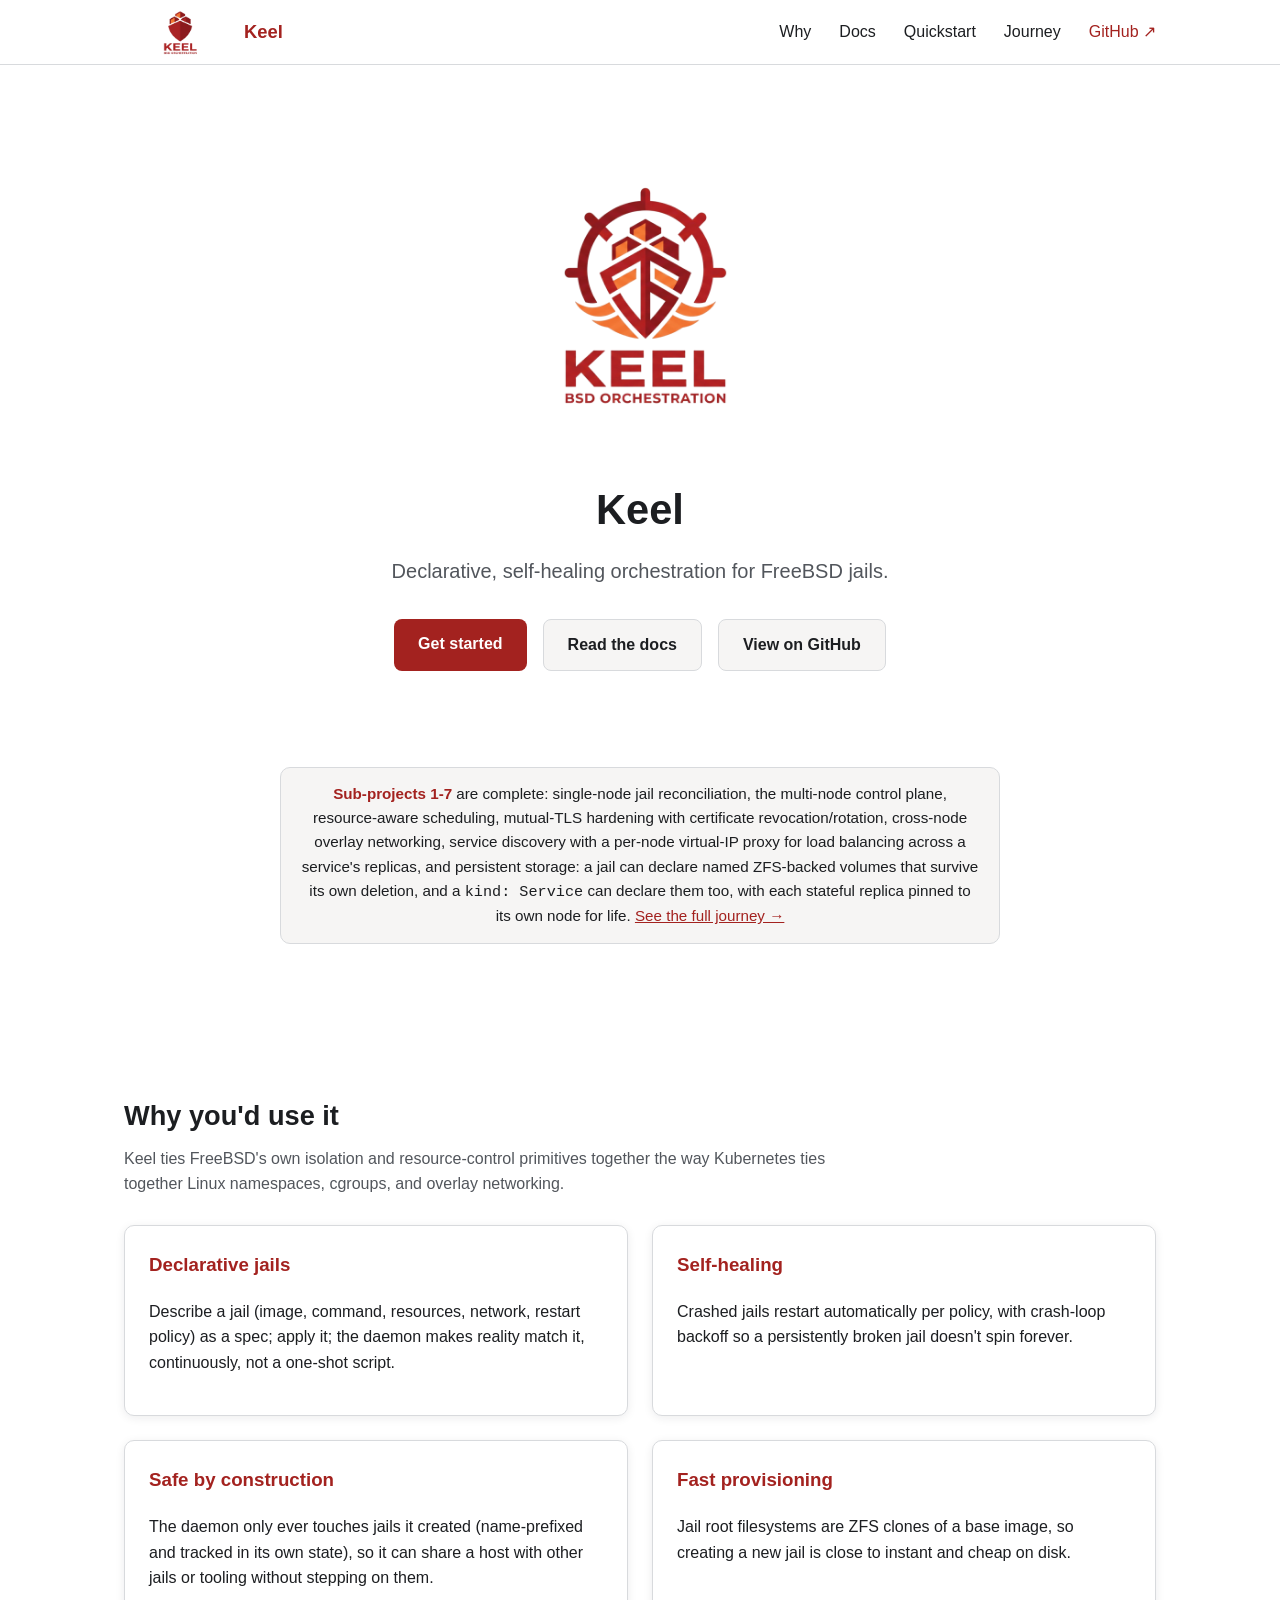
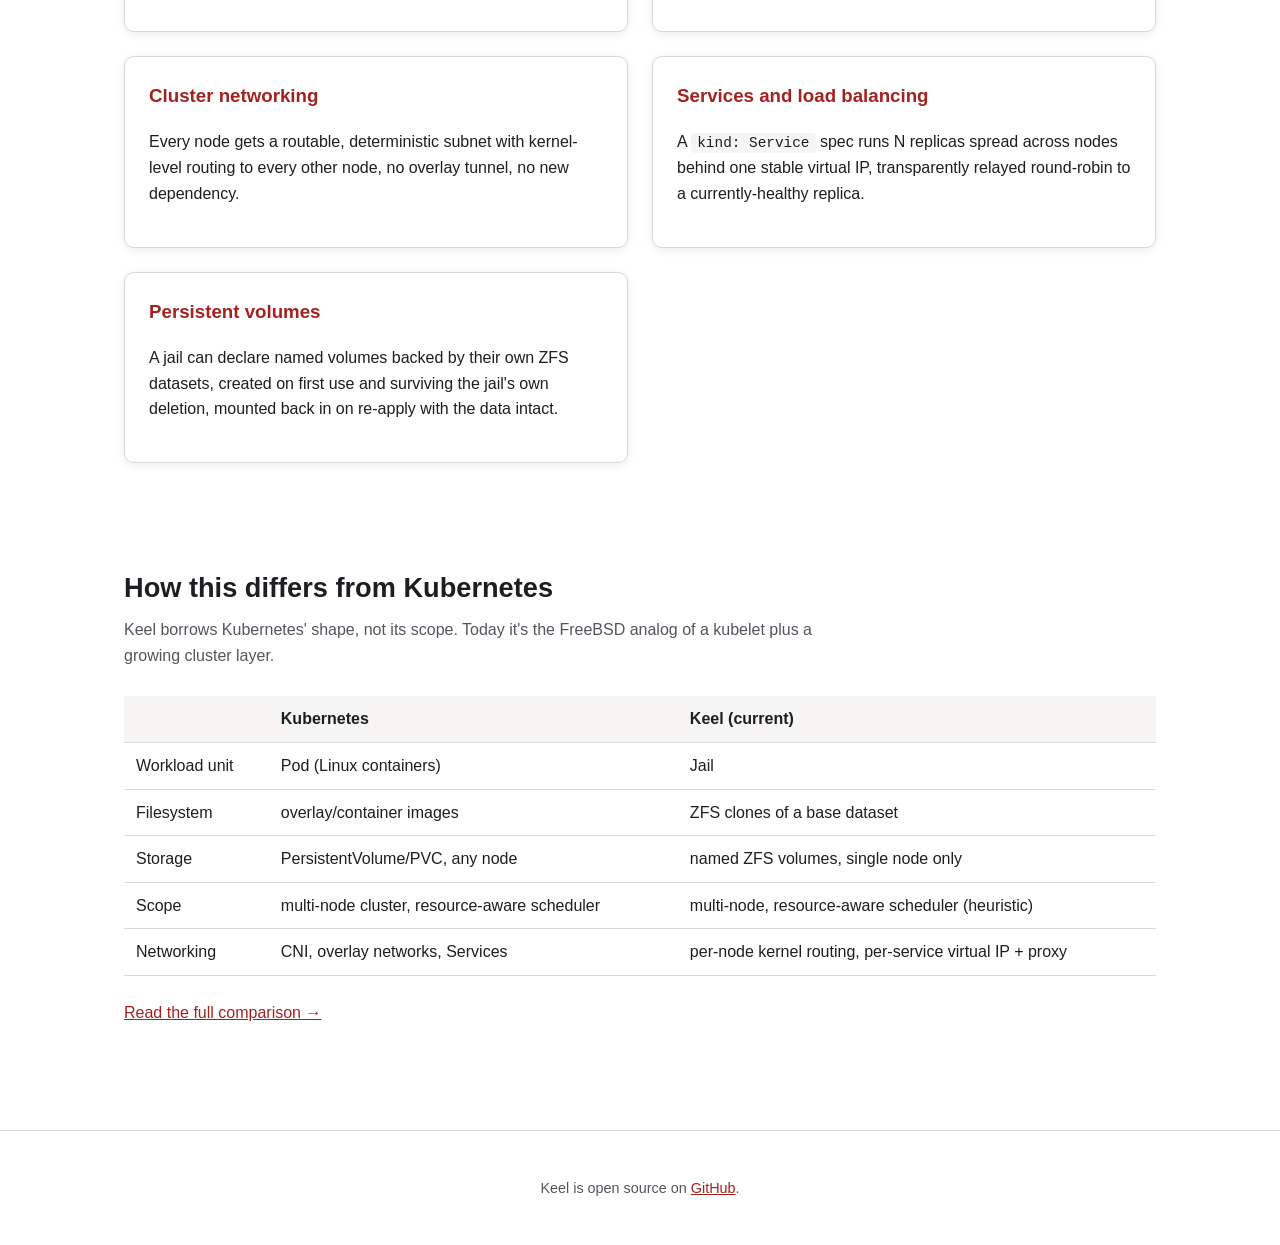
<file: site/index.html>
<!doctype html>
<html lang="en">
<head>
<meta charset="utf-8">
<meta name="viewport" content="width=device-width, initial-scale=1">
<title>Keel · Declarative, self-healing orchestration for FreeBSD jails</title>
<link rel="icon" href="assets/keel-small.png">
<link rel="stylesheet" href="assets/style.css">
</head>
<body>
<header class="site-header">
  <div class="container nav">
    <a class="brand" href="index.html"><img src="assets/keel-small.png" alt="Keel logo" class="brand-logo">Keel</a>
    <nav class="nav-links">
      <a href="why.html">Why</a>
      <div class="nav-dropdown">
        <a href="docs/index.html">Docs</a>
        <div class="nav-dropdown-menu">
          <a href="docs/architecture.html">Architecture</a>
          <a href="docs/jailspec.html">JailSpec Reference</a>
          <a href="docs/cli.html">CLI Reference</a>
          <a href="docs/api.html">HTTP API Reference</a>
        </div>
      </div>
      <div class="nav-dropdown">
        <a href="quickstart.html">Quickstart</a>
        <div class="nav-dropdown-menu">
          <a href="quickstart.html">Static Website</a>
          <a href="https-quickstart.html">Automatic HTTPS</a>
        </div>
      </div>
      <a href="journey.html">Journey</a>
      <a class="nav-github" href="https://github.com/lebarondecharlus/keel" target="_blank" rel="noopener">GitHub &#8599;</a>
    </nav>
  </div>
</header>
<main>
  <section class="hero">
    <div class="container">
      <img src="assets/keel-logo.png" alt="Keel logo" class="hero-logo">
      <h1>Keel</h1>
      <p class="tagline">Declarative, self-healing orchestration for FreeBSD jails.</p>
      <div class="hero-ctas">
        <a class="btn btn-primary" href="quickstart.html">Get started</a>
        <a class="btn btn-secondary" href="docs/index.html">Read the docs</a>
        <a class="btn btn-secondary" href="https://github.com/lebarondecharlus/keel" target="_blank" rel="noopener">View on GitHub</a>
      </div>
    </div>
  </section>

  <section class="status">
    <div class="container">
      <div class="status-banner">
        <strong>Sub-projects 1-7</strong> are complete: single-node jail reconciliation,
        the multi-node control plane, resource-aware scheduling, mutual-TLS
        hardening with certificate revocation/rotation, cross-node overlay
        networking, service discovery with a per-node virtual-IP proxy
        for load balancing across a service's replicas, and persistent
        storage: a jail can declare named ZFS-backed volumes that survive
        its own deletion, and a <code>kind: Service</code> can declare them
        too, with each stateful replica pinned to its own node for life.
        <a href="journey.html">See the full journey &rarr;</a>
      </div>
    </div>
  </section>

  <section class="features">
    <div class="container">
      <h2>Why you'd use it</h2>
      <p class="lead">Keel ties FreeBSD's own isolation and resource-control primitives together the way Kubernetes ties together Linux namespaces, cgroups, and overlay networking.</p>
      <div class="card-grid">
        <div class="card">
          <h3>Declarative jails</h3>
          <p>Describe a jail (image, command, resources, network, restart policy) as a spec; apply it; the daemon makes reality match it, continuously, not a one-shot script.</p>
        </div>
        <div class="card">
          <h3>Self-healing</h3>
          <p>Crashed jails restart automatically per policy, with crash-loop backoff so a persistently broken jail doesn't spin forever.</p>
        </div>
        <div class="card">
          <h3>Safe by construction</h3>
          <p>The daemon only ever touches jails it created (name-prefixed and tracked in its own state), so it can share a host with other jails or tooling without stepping on them.</p>
        </div>
        <div class="card">
          <h3>Fast provisioning</h3>
          <p>Jail root filesystems are ZFS clones of a base image, so creating a new jail is close to instant and cheap on disk.</p>
        </div>
        <div class="card">
          <h3>Cluster networking</h3>
          <p>Every node gets a routable, deterministic subnet with kernel-level routing to every other node, no overlay tunnel, no new dependency.</p>
        </div>
        <div class="card">
          <h3>Services and load balancing</h3>
          <p>A <code>kind: Service</code> spec runs N replicas spread across nodes behind one stable virtual IP, transparently relayed round-robin to a currently-healthy replica.</p>
        </div>
        <div class="card">
          <h3>Persistent volumes</h3>
          <p>A jail can declare named volumes backed by their own ZFS datasets, created on first use and surviving the jail's own deletion, mounted back in on re-apply with the data intact.</p>
        </div>
      </div>
    </div>
  </section>

  <section class="comparison">
    <div class="container">
      <h2>How this differs from Kubernetes</h2>
      <p class="lead">Keel borrows Kubernetes' shape, not its scope. Today it's the FreeBSD analog of a kubelet plus a growing cluster layer.</p>
      <table class="vs-table">
        <thead><tr><th></th><th>Kubernetes</th><th>Keel (current)</th></tr></thead>
        <tbody>
          <tr><td>Workload unit</td><td>Pod (Linux containers)</td><td>Jail</td></tr>
          <tr><td>Filesystem</td><td>overlay/container images</td><td>ZFS clones of a base dataset</td></tr>
          <tr><td>Storage</td><td>PersistentVolume/PVC, any node</td><td>named ZFS volumes, single node only</td></tr>
          <tr><td>Scope</td><td>multi-node cluster, resource-aware scheduler</td><td>multi-node, resource-aware scheduler (heuristic)</td></tr>
          <tr><td>Networking</td><td>CNI, overlay networks, Services</td><td>per-node kernel routing, per-service virtual IP + proxy</td></tr>
        </tbody>
      </table>
      <p><a href="why.html#vs-kubernetes">Read the full comparison &rarr;</a></p>
    </div>
  </section>
</main>
<footer class="site-footer">
  <div class="container">
    <p>Keel is open source on <a href="https://github.com/lebarondecharlus/keel" target="_blank" rel="noopener">GitHub</a>.</p>
  </div>
</footer>
</body>
</html>
</file>
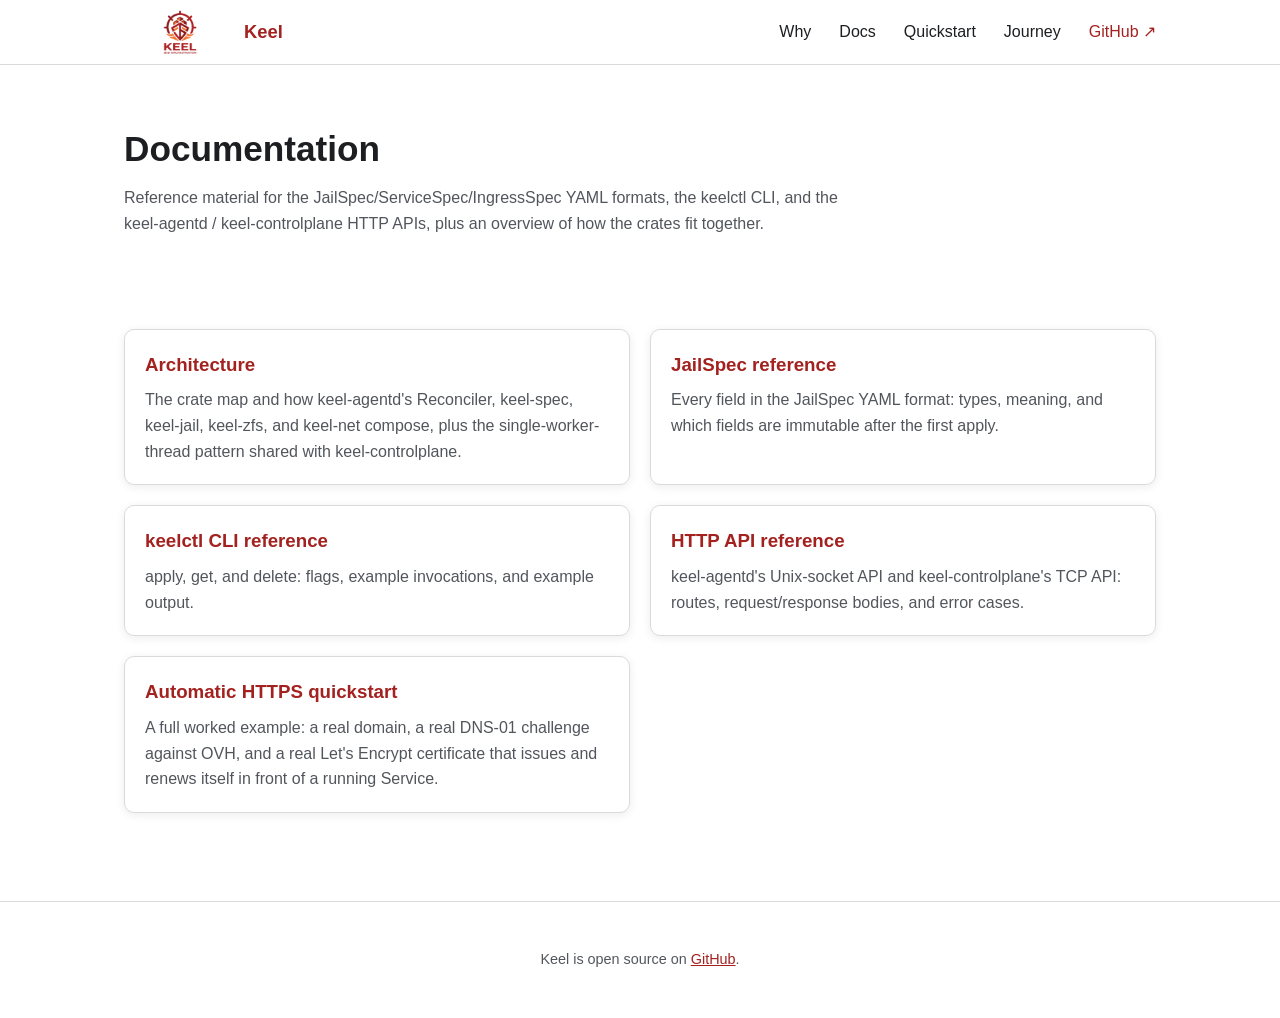
<file: site/docs/index.html>
<!doctype html>
<html lang="en">
<head>
<meta charset="utf-8">
<meta name="viewport" content="width=device-width, initial-scale=1">
<title>Documentation · Keel</title>
<link rel="icon" href="../assets/keel-logo.png">
<link rel="stylesheet" href="../assets/style.css">
</head>
<body>
<header class="site-header">
  <div class="container nav">
    <a class="brand" href="../index.html"><img src="../assets/keel-logo.png" alt="Keel logo" class="brand-logo">Keel</a>
    <nav class="nav-links">
      <a href="../why.html">Why</a>
      <div class="nav-dropdown">
        <a href="index.html">Docs</a>
        <div class="nav-dropdown-menu">
          <a href="architecture.html">Architecture</a>
          <a href="jailspec.html">JailSpec Reference</a>
          <a href="cli.html">CLI Reference</a>
          <a href="api.html">HTTP API Reference</a>
        </div>
      </div>
      <div class="nav-dropdown">
        <a href="../quickstart.html">Quickstart</a>
        <div class="nav-dropdown-menu">
          <a href="../quickstart.html">Static Website</a>
          <a href="../https-quickstart.html">Automatic HTTPS</a>
        </div>
      </div>
      <a href="../journey.html">Journey</a>
      <a class="nav-github" href="https://github.com/lebarondecharlus/keel" target="_blank" rel="noopener">GitHub &#8599;</a>
    </nav>
  </div>
</header>
<main>
  <section class="page-header">
    <div class="container">
      <h1>Documentation</h1>
      <p class="lead">Reference material for the JailSpec/ServiceSpec/IngressSpec YAML formats, the keelctl CLI, and the keel-agentd / keel-controlplane HTTP APIs, plus an overview of how the crates fit together.</p>
    </div>
  </section>

  <section>
    <div class="container">
      <div class="link-card-grid">
        <a class="link-card" href="architecture.html">
          <h3>Architecture</h3>
          <p>The crate map and how keel-agentd's Reconciler, keel-spec, keel-jail, keel-zfs, and keel-net compose, plus the single-worker-thread pattern shared with keel-controlplane.</p>
        </a>
        <a class="link-card" href="jailspec.html">
          <h3>JailSpec reference</h3>
          <p>Every field in the JailSpec YAML format: types, meaning, and which fields are immutable after the first apply.</p>
        </a>
        <a class="link-card" href="cli.html">
          <h3>keelctl CLI reference</h3>
          <p>apply, get, and delete: flags, example invocations, and example output.</p>
        </a>
        <a class="link-card" href="api.html">
          <h3>HTTP API reference</h3>
          <p>keel-agentd's Unix-socket API and keel-controlplane's TCP API: routes, request/response bodies, and error cases.</p>
        </a>
        <a class="link-card" href="../https-quickstart.html">
          <h3>Automatic HTTPS quickstart</h3>
          <p>A full worked example: a real domain, a real DNS-01 challenge against OVH, and a real Let's Encrypt certificate that issues and renews itself in front of a running Service.</p>
        </a>
      </div>
    </div>
  </section>
</main>
<footer class="site-footer">
  <div class="container">
    <p>Keel is open source on <a href="https://github.com/lebarondecharlus/keel" target="_blank" rel="noopener">GitHub</a>.</p>
  </div>
</footer>
</body>
</html>
</file>
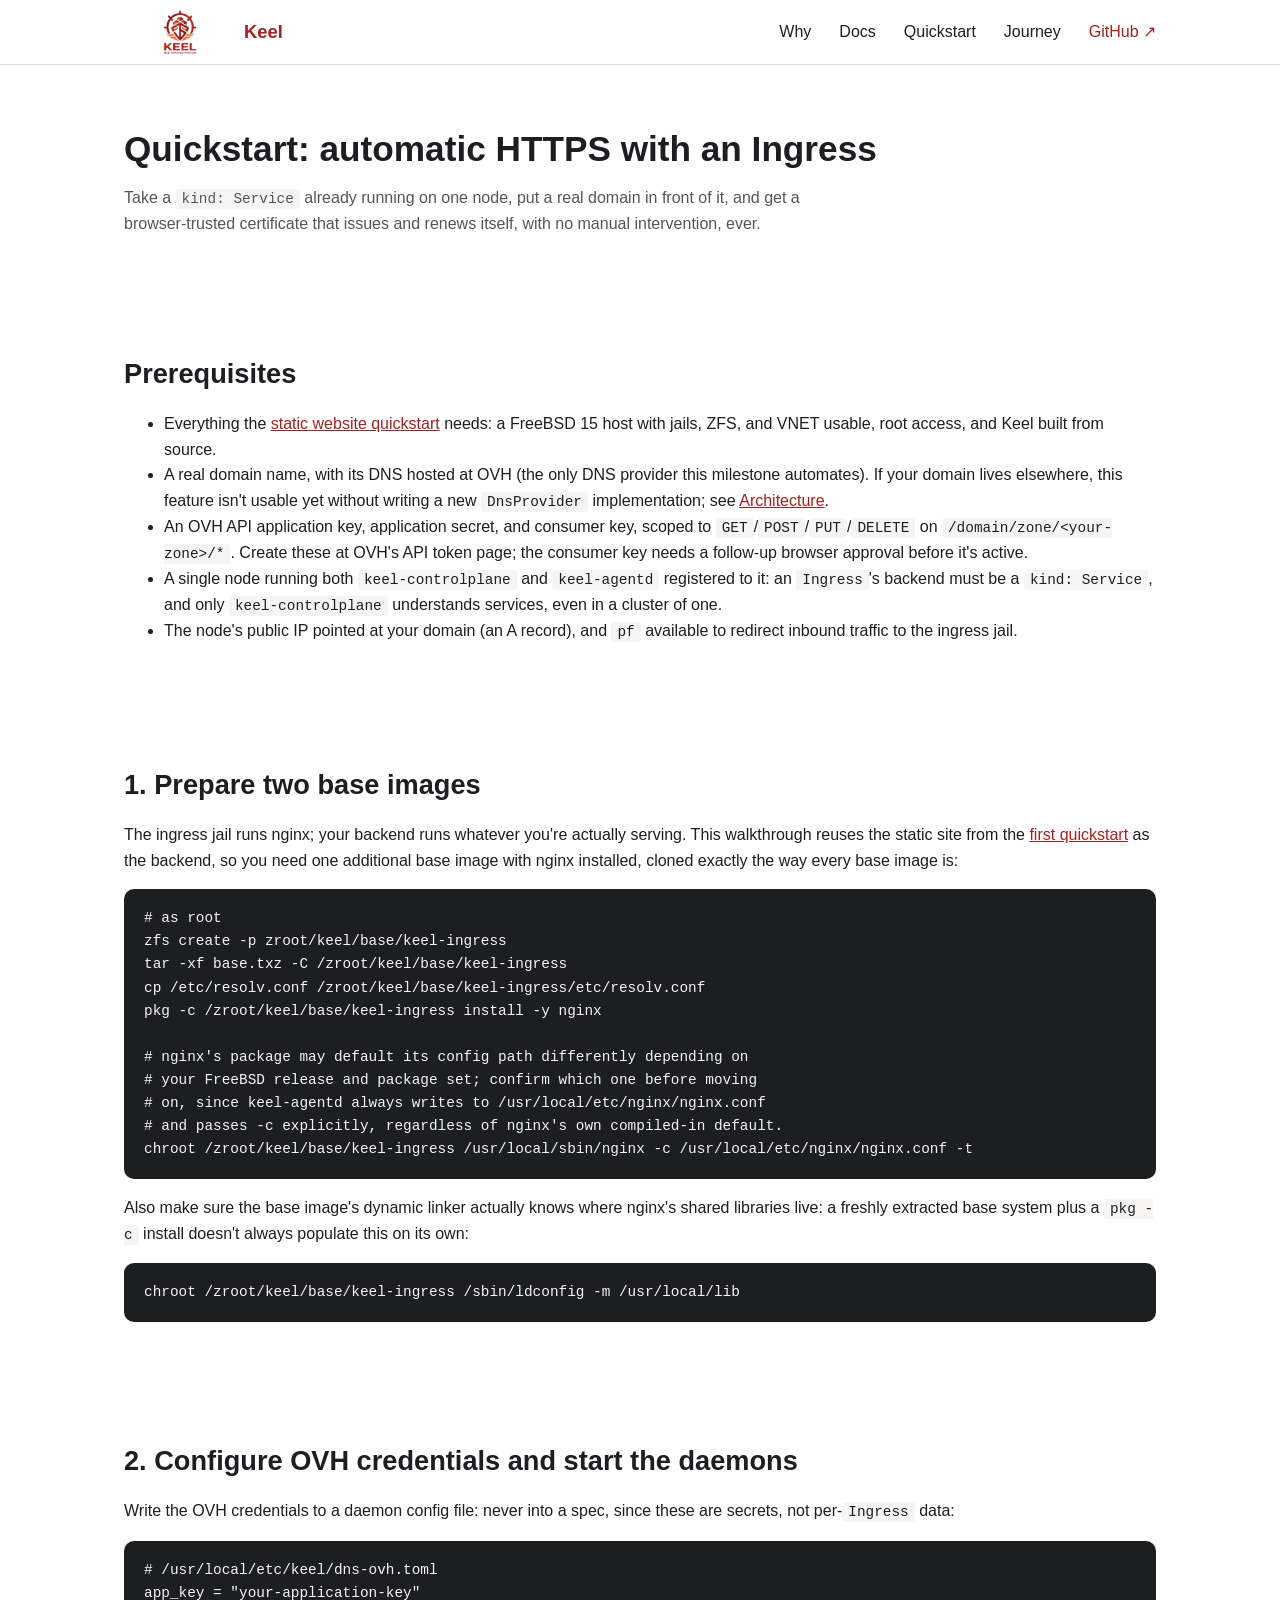
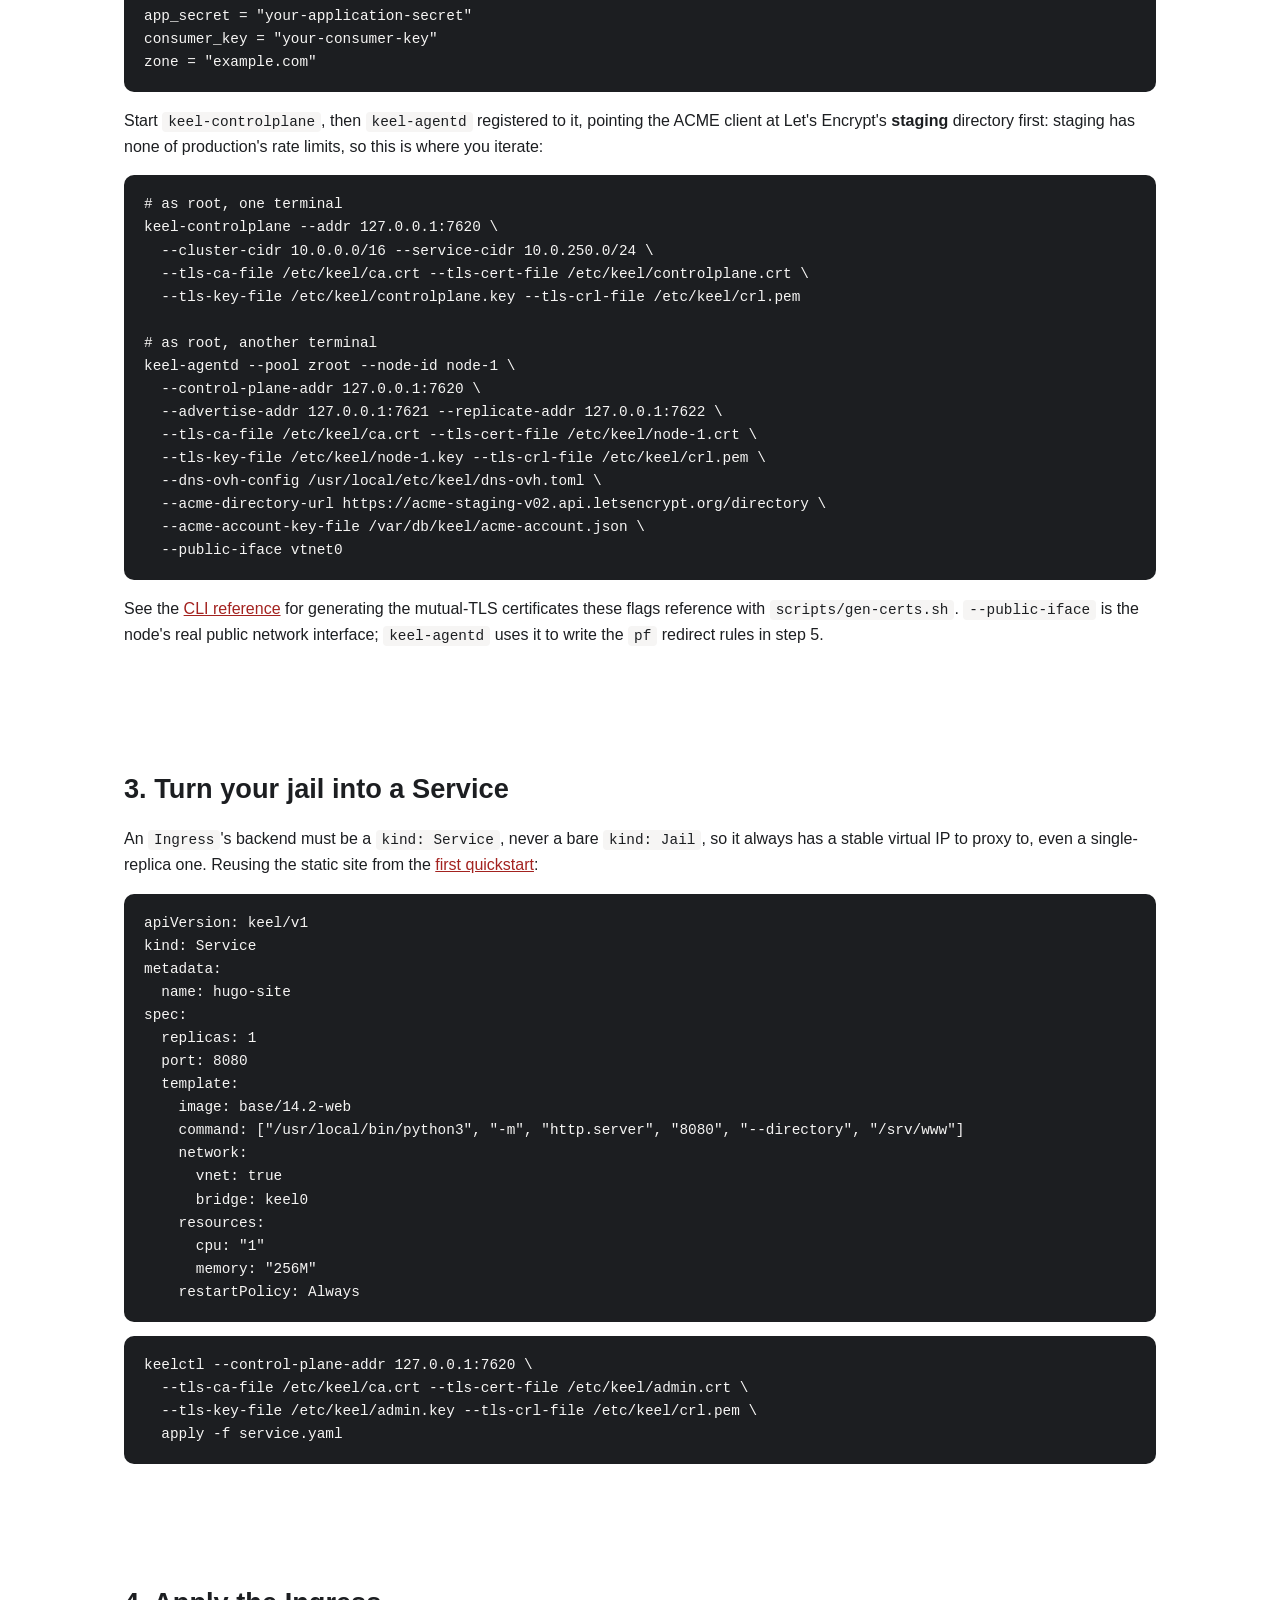
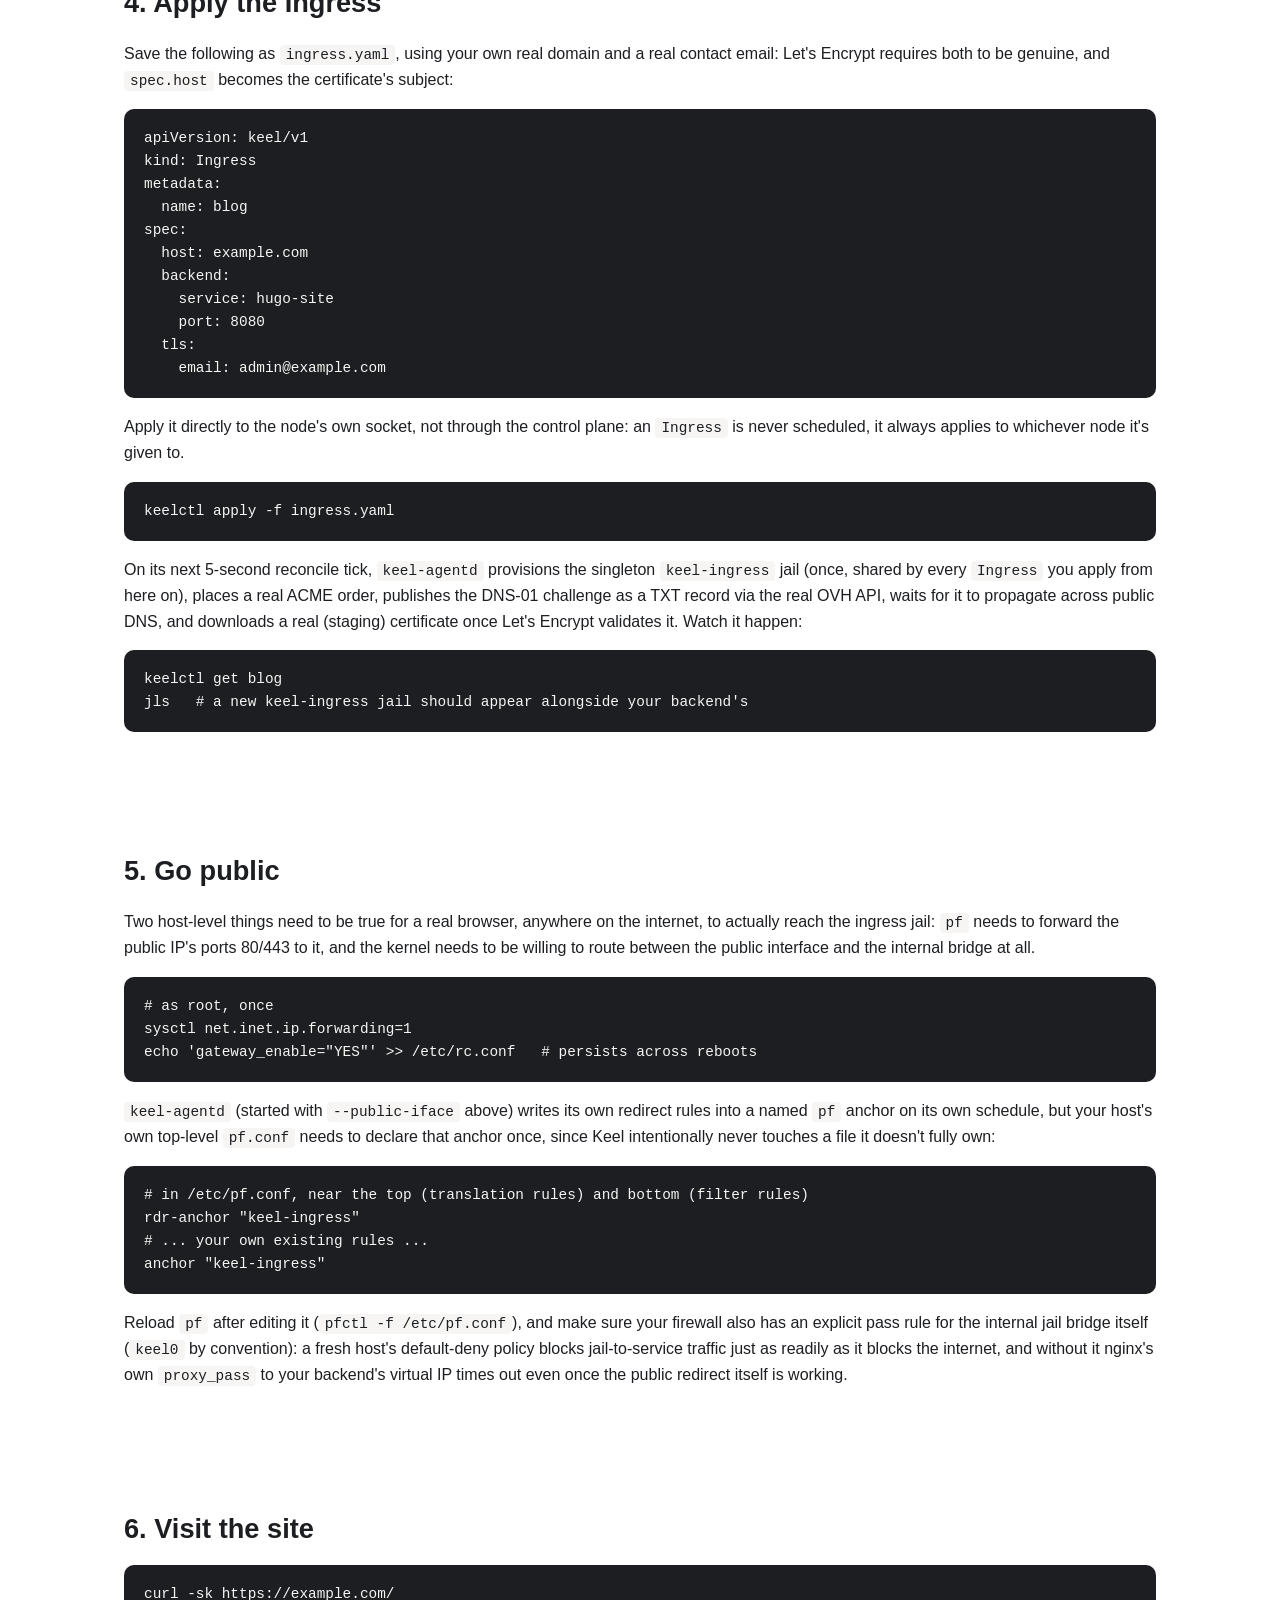
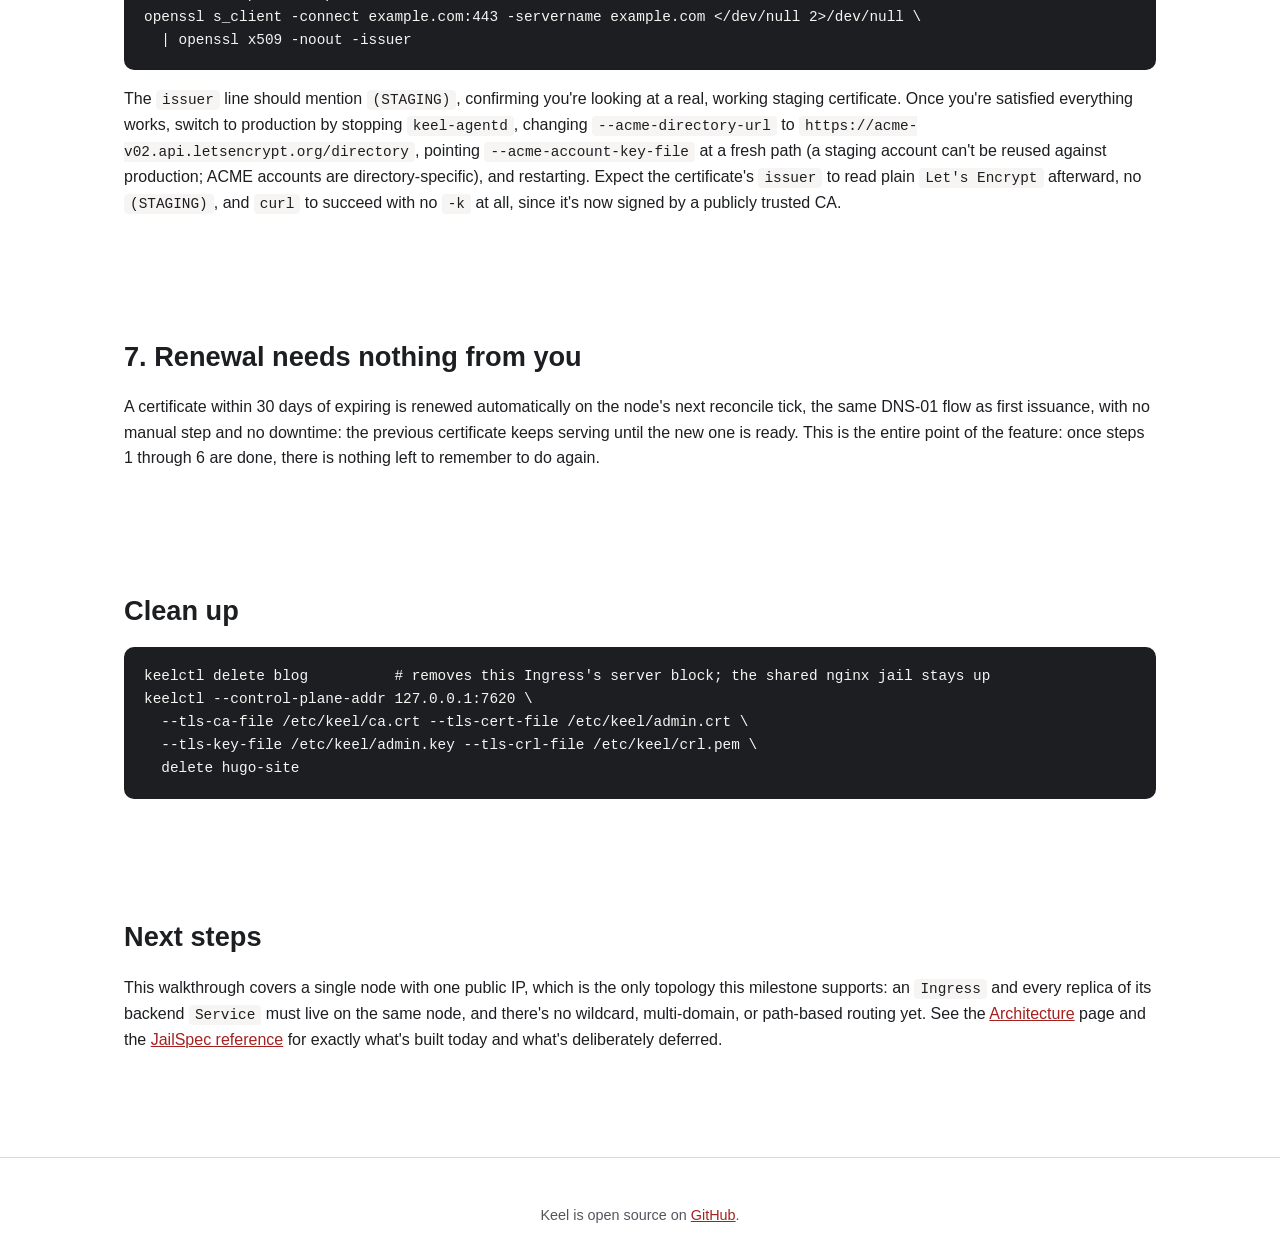
<file: site/https-quickstart.html>
<!doctype html>
<html lang="en">
<head>
<meta charset="utf-8">
<meta name="viewport" content="width=device-width, initial-scale=1">
<title>Quickstart: automatic HTTPS · Keel</title>
<link rel="icon" href="assets/keel-logo.png">
<link rel="stylesheet" href="assets/style.css">
</head>
<body>
<header class="site-header">
  <div class="container nav">
    <a class="brand" href="index.html"><img src="assets/keel-logo.png" alt="Keel logo" class="brand-logo">Keel</a>
    <nav class="nav-links">
      <a href="why.html">Why</a>
      <div class="nav-dropdown">
        <a href="docs/index.html">Docs</a>
        <div class="nav-dropdown-menu">
          <a href="docs/architecture.html">Architecture</a>
          <a href="docs/jailspec.html">JailSpec Reference</a>
          <a href="docs/cli.html">CLI Reference</a>
          <a href="docs/api.html">HTTP API Reference</a>
        </div>
      </div>
      <div class="nav-dropdown">
        <a href="quickstart.html">Quickstart</a>
        <div class="nav-dropdown-menu">
          <a href="quickstart.html">Static Website</a>
          <a href="https-quickstart.html">Automatic HTTPS</a>
        </div>
      </div>
      <a href="journey.html">Journey</a>
      <a class="nav-github" href="https://github.com/lebarondecharlus/keel" target="_blank" rel="noopener">GitHub &#8599;</a>
    </nav>
  </div>
</header>
<main>
  <section class="page-header">
    <div class="container">
      <h1>Quickstart: automatic HTTPS with an Ingress</h1>
      <p class="lead">Take a <code>kind: Service</code> already running on one node, put a real domain in front of it, and get a browser-trusted certificate that issues and renews itself, with no manual intervention, ever.</p>
    </div>
  </section>

  <section id="prerequisites">
    <div class="container">
      <h2>Prerequisites</h2>
      <ul>
        <li>Everything the <a href="quickstart.html">static website quickstart</a> needs: a FreeBSD 15 host with jails, ZFS, and VNET usable, root access, and Keel built from source.</li>
        <li>A real domain name, with its DNS hosted at OVH (the only DNS provider this milestone automates). If your domain lives elsewhere, this feature isn't usable yet without writing a new <code>DnsProvider</code> implementation; see <a href="docs/architecture.html#ingress">Architecture</a>.</li>
        <li>An OVH API application key, application secret, and consumer key, scoped to <code>GET</code>/<code>POST</code>/<code>PUT</code>/<code>DELETE</code> on <code>/domain/zone/&lt;your-zone&gt;/*</code>. Create these at OVH's API token page; the consumer key needs a follow-up browser approval before it's active.</li>
        <li>A single node running both <code>keel-controlplane</code> and <code>keel-agentd</code> registered to it: an <code>Ingress</code>'s backend must be a <code>kind: Service</code>, and only <code>keel-controlplane</code> understands services, even in a cluster of one.</li>
        <li>The node's public IP pointed at your domain (an A record), and <code>pf</code> available to redirect inbound traffic to the ingress jail.</li>
      </ul>
    </div>
  </section>

  <section id="base-images">
    <div class="container">
      <h2>1. Prepare two base images</h2>
      <p>The ingress jail runs nginx; your backend runs whatever you're actually serving. This walkthrough reuses the static site from the <a href="quickstart.html">first quickstart</a> as the backend, so you need one additional base image with nginx installed, cloned exactly the way every base image is:</p>
      <pre># as root
zfs create -p zroot/keel/base/keel-ingress
tar -xf base.txz -C /zroot/keel/base/keel-ingress
cp /etc/resolv.conf /zroot/keel/base/keel-ingress/etc/resolv.conf
pkg -c /zroot/keel/base/keel-ingress install -y nginx

# nginx's package may default its config path differently depending on
# your FreeBSD release and package set; confirm which one before moving
# on, since keel-agentd always writes to /usr/local/etc/nginx/nginx.conf
# and passes -c explicitly, regardless of nginx's own compiled-in default.
chroot /zroot/keel/base/keel-ingress /usr/local/sbin/nginx -c /usr/local/etc/nginx/nginx.conf -t</pre>
      <p>Also make sure the base image's dynamic linker actually knows where nginx's shared libraries live: a freshly extracted base system plus a <code>pkg -c</code> install doesn't always populate this on its own:</p>
      <pre>chroot /zroot/keel/base/keel-ingress /sbin/ldconfig -m /usr/local/lib</pre>
    </div>
  </section>

  <section id="daemons">
    <div class="container">
      <h2>2. Configure OVH credentials and start the daemons</h2>
      <p>Write the OVH credentials to a daemon config file: never into a spec, since these are secrets, not per-<code>Ingress</code> data:</p>
      <pre># /usr/local/etc/keel/dns-ovh.toml
app_key = "your-application-key"
app_secret = "your-application-secret"
consumer_key = "your-consumer-key"
zone = "example.com"</pre>
      <p>Start <code>keel-controlplane</code>, then <code>keel-agentd</code> registered to it, pointing the ACME client at Let's Encrypt's <strong>staging</strong> directory first: staging has none of production's rate limits, so this is where you iterate:</p>
      <pre># as root, one terminal
keel-controlplane --addr 127.0.0.1:7620 \
  --cluster-cidr 10.0.0.0/16 --service-cidr 10.0.250.0/24 \
  --tls-ca-file /etc/keel/ca.crt --tls-cert-file /etc/keel/controlplane.crt \
  --tls-key-file /etc/keel/controlplane.key --tls-crl-file /etc/keel/crl.pem

# as root, another terminal
keel-agentd --pool zroot --node-id node-1 \
  --control-plane-addr 127.0.0.1:7620 \
  --advertise-addr 127.0.0.1:7621 --replicate-addr 127.0.0.1:7622 \
  --tls-ca-file /etc/keel/ca.crt --tls-cert-file /etc/keel/node-1.crt \
  --tls-key-file /etc/keel/node-1.key --tls-crl-file /etc/keel/crl.pem \
  --dns-ovh-config /usr/local/etc/keel/dns-ovh.toml \
  --acme-directory-url https://acme-staging-v02.api.letsencrypt.org/directory \
  --acme-account-key-file /var/db/keel/acme-account.json \
  --public-iface vtnet0</pre>
      <p>See the <a href="docs/cli.html#certificates">CLI reference</a> for generating the mutual-TLS certificates these flags reference with <code>scripts/gen-certs.sh</code>. <code>--public-iface</code> is the node's real public network interface; <code>keel-agentd</code> uses it to write the <code>pf</code> redirect rules in step 5.</p>
    </div>
  </section>

  <section id="backend">
    <div class="container">
      <h2>3. Turn your jail into a Service</h2>
      <p>An <code>Ingress</code>'s backend must be a <code>kind: Service</code>, never a bare <code>kind: Jail</code>, so it always has a stable virtual IP to proxy to, even a single-replica one. Reusing the static site from the <a href="quickstart.html">first quickstart</a>:</p>
      <pre>apiVersion: keel/v1
kind: Service
metadata:
  name: hugo-site
spec:
  replicas: 1
  port: 8080
  template:
    image: base/14.2-web
    command: ["/usr/local/bin/python3", "-m", "http.server", "8080", "--directory", "/srv/www"]
    network:
      vnet: true
      bridge: keel0
    resources:
      cpu: "1"
      memory: "256M"
    restartPolicy: Always</pre>
      <pre>keelctl --control-plane-addr 127.0.0.1:7620 \
  --tls-ca-file /etc/keel/ca.crt --tls-cert-file /etc/keel/admin.crt \
  --tls-key-file /etc/keel/admin.key --tls-crl-file /etc/keel/crl.pem \
  apply -f service.yaml</pre>
    </div>
  </section>

  <section id="ingress">
    <div class="container">
      <h2>4. Apply the Ingress</h2>
      <p>Save the following as <code>ingress.yaml</code>, using your own real domain and a real contact email: Let's Encrypt requires both to be genuine, and <code>spec.host</code> becomes the certificate's subject:</p>
      <pre>apiVersion: keel/v1
kind: Ingress
metadata:
  name: blog
spec:
  host: example.com
  backend:
    service: hugo-site
    port: 8080
  tls:
    email: admin@example.com</pre>
      <p>Apply it directly to the node's own socket, not through the control plane: an <code>Ingress</code> is never scheduled, it always applies to whichever node it's given to.</p>
      <pre>keelctl apply -f ingress.yaml</pre>
      <p>On its next 5-second reconcile tick, <code>keel-agentd</code> provisions the singleton <code>keel-ingress</code> jail (once, shared by every <code>Ingress</code> you apply from here on), places a real ACME order, publishes the DNS-01 challenge as a TXT record via the real OVH API, waits for it to propagate across public DNS, and downloads a real (staging) certificate once Let's Encrypt validates it. Watch it happen:</p>
      <pre>keelctl get blog
jls   # a new keel-ingress jail should appear alongside your backend's</pre>
    </div>
  </section>

  <section id="public">
    <div class="container">
      <h2>5. Go public</h2>
      <p>Two host-level things need to be true for a real browser, anywhere on the internet, to actually reach the ingress jail: <code>pf</code> needs to forward the public IP's ports 80/443 to it, and the kernel needs to be willing to route between the public interface and the internal bridge at all.</p>
      <pre># as root, once
sysctl net.inet.ip.forwarding=1
echo 'gateway_enable="YES"' &gt;&gt; /etc/rc.conf   # persists across reboots</pre>
      <p><code>keel-agentd</code> (started with <code>--public-iface</code> above) writes its own redirect rules into a named <code>pf</code> anchor on its own schedule, but your host's own top-level <code>pf.conf</code> needs to declare that anchor once, since Keel intentionally never touches a file it doesn't fully own:</p>
      <pre># in /etc/pf.conf, near the top (translation rules) and bottom (filter rules)
rdr-anchor "keel-ingress"
# ... your own existing rules ...
anchor "keel-ingress"</pre>
      <p>Reload <code>pf</code> after editing it (<code>pfctl -f /etc/pf.conf</code>), and make sure your firewall also has an explicit pass rule for the internal jail bridge itself (<code>keel0</code> by convention): a fresh host's default-deny policy blocks jail-to-service traffic just as readily as it blocks the internet, and without it nginx's own <code>proxy_pass</code> to your backend's virtual IP times out even once the public redirect itself is working.</p>
    </div>
  </section>

  <section id="verify">
    <div class="container">
      <h2>6. Visit the site</h2>
      <pre>curl -sk https://example.com/
openssl s_client -connect example.com:443 -servername example.com &lt;/dev/null 2&gt;/dev/null \
  | openssl x509 -noout -issuer</pre>
      <p>The <code>issuer</code> line should mention <code>(STAGING)</code>, confirming you're looking at a real, working staging certificate. Once you're satisfied everything works, switch to production by stopping <code>keel-agentd</code>, changing <code>--acme-directory-url</code> to <code>https://acme-v02.api.letsencrypt.org/directory</code>, pointing <code>--acme-account-key-file</code> at a fresh path (a staging account can't be reused against production; ACME accounts are directory-specific), and restarting. Expect the certificate's <code>issuer</code> to read plain <code>Let's Encrypt</code> afterward, no <code>(STAGING)</code>, and <code>curl</code> to succeed with no <code>-k</code> at all, since it's now signed by a publicly trusted CA.</p>
    </div>
  </section>

  <section id="renewal">
    <div class="container">
      <h2>7. Renewal needs nothing from you</h2>
      <p>A certificate within 30 days of expiring is renewed automatically on the node's next reconcile tick, the same DNS-01 flow as first issuance, with no manual step and no downtime: the previous certificate keeps serving until the new one is ready. This is the entire point of the feature: once steps 1 through 6 are done, there is nothing left to remember to do again.</p>
    </div>
  </section>

  <section id="cleanup">
    <div class="container">
      <h2>Clean up</h2>
      <pre>keelctl delete blog          # removes this Ingress's server block; the shared nginx jail stays up
keelctl --control-plane-addr 127.0.0.1:7620 \
  --tls-ca-file /etc/keel/ca.crt --tls-cert-file /etc/keel/admin.crt \
  --tls-key-file /etc/keel/admin.key --tls-crl-file /etc/keel/crl.pem \
  delete hugo-site</pre>
    </div>
  </section>

  <section id="next-steps">
    <div class="container">
      <h2>Next steps</h2>
      <p>This walkthrough covers a single node with one public IP, which is the only topology this milestone supports: an <code>Ingress</code> and every replica of its backend <code>Service</code> must live on the same node, and there's no wildcard, multi-domain, or path-based routing yet. See the <a href="docs/architecture.html#ingress">Architecture</a> page and the <a href="docs/jailspec.html#ingress">JailSpec reference</a> for exactly what's built today and what's deliberately deferred.</p>
    </div>
  </section>
</main>
<footer class="site-footer">
  <div class="container">
    <p>Keel is open source on <a href="https://github.com/lebarondecharlus/keel" target="_blank" rel="noopener">GitHub</a>.</p>
  </div>
</footer>
</body>
</html>
</file>
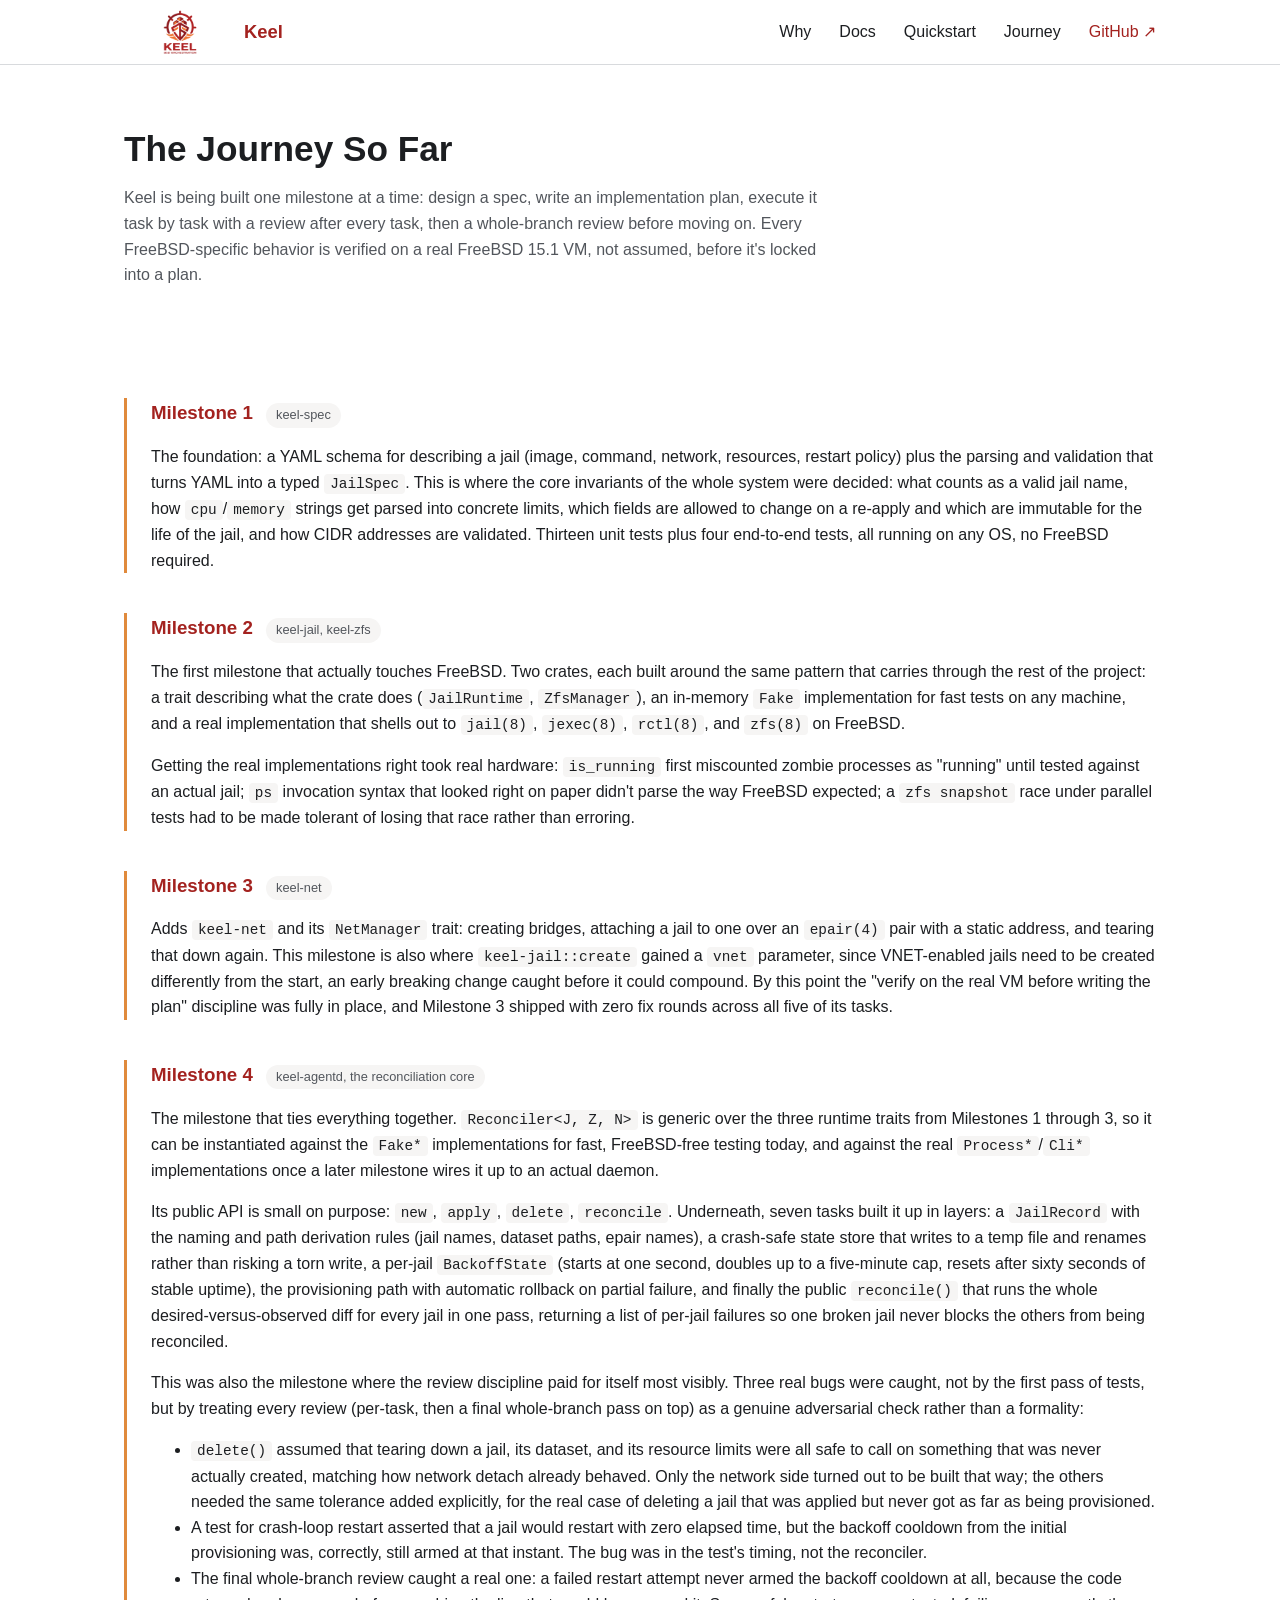
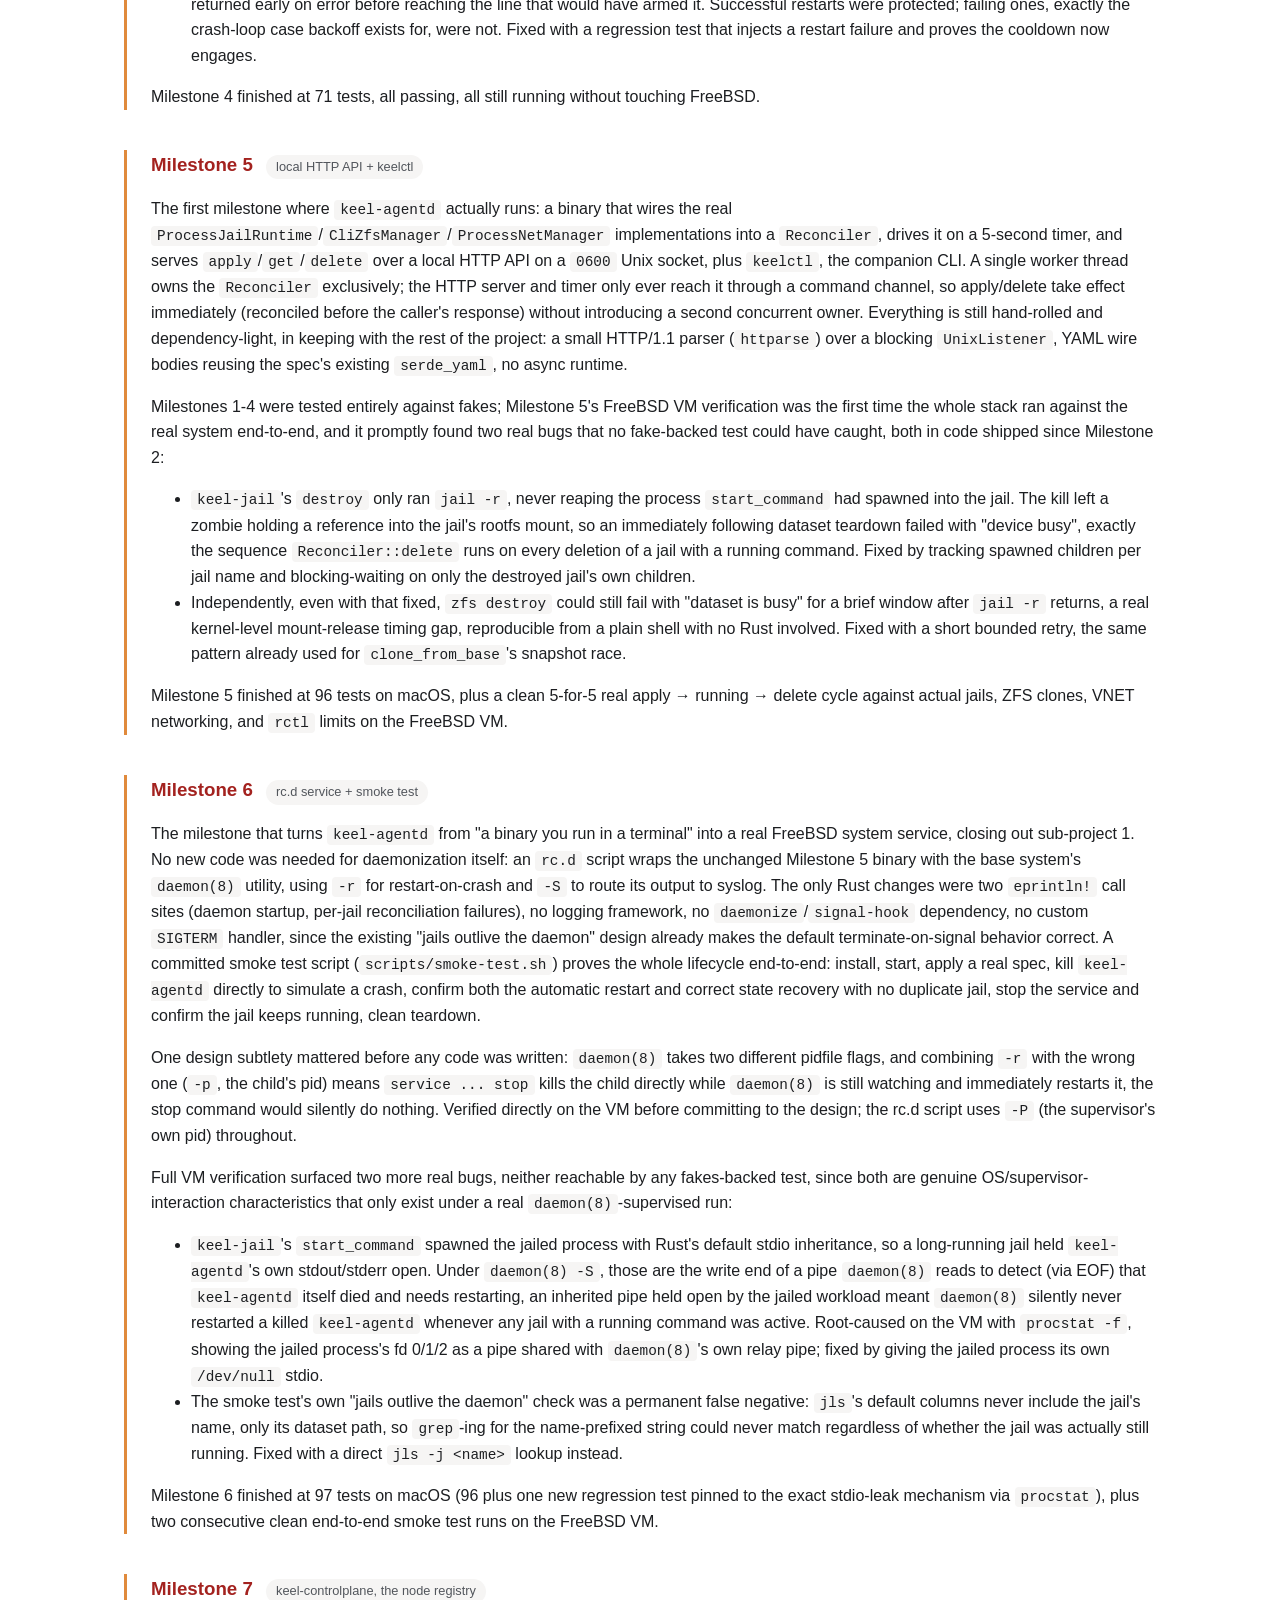
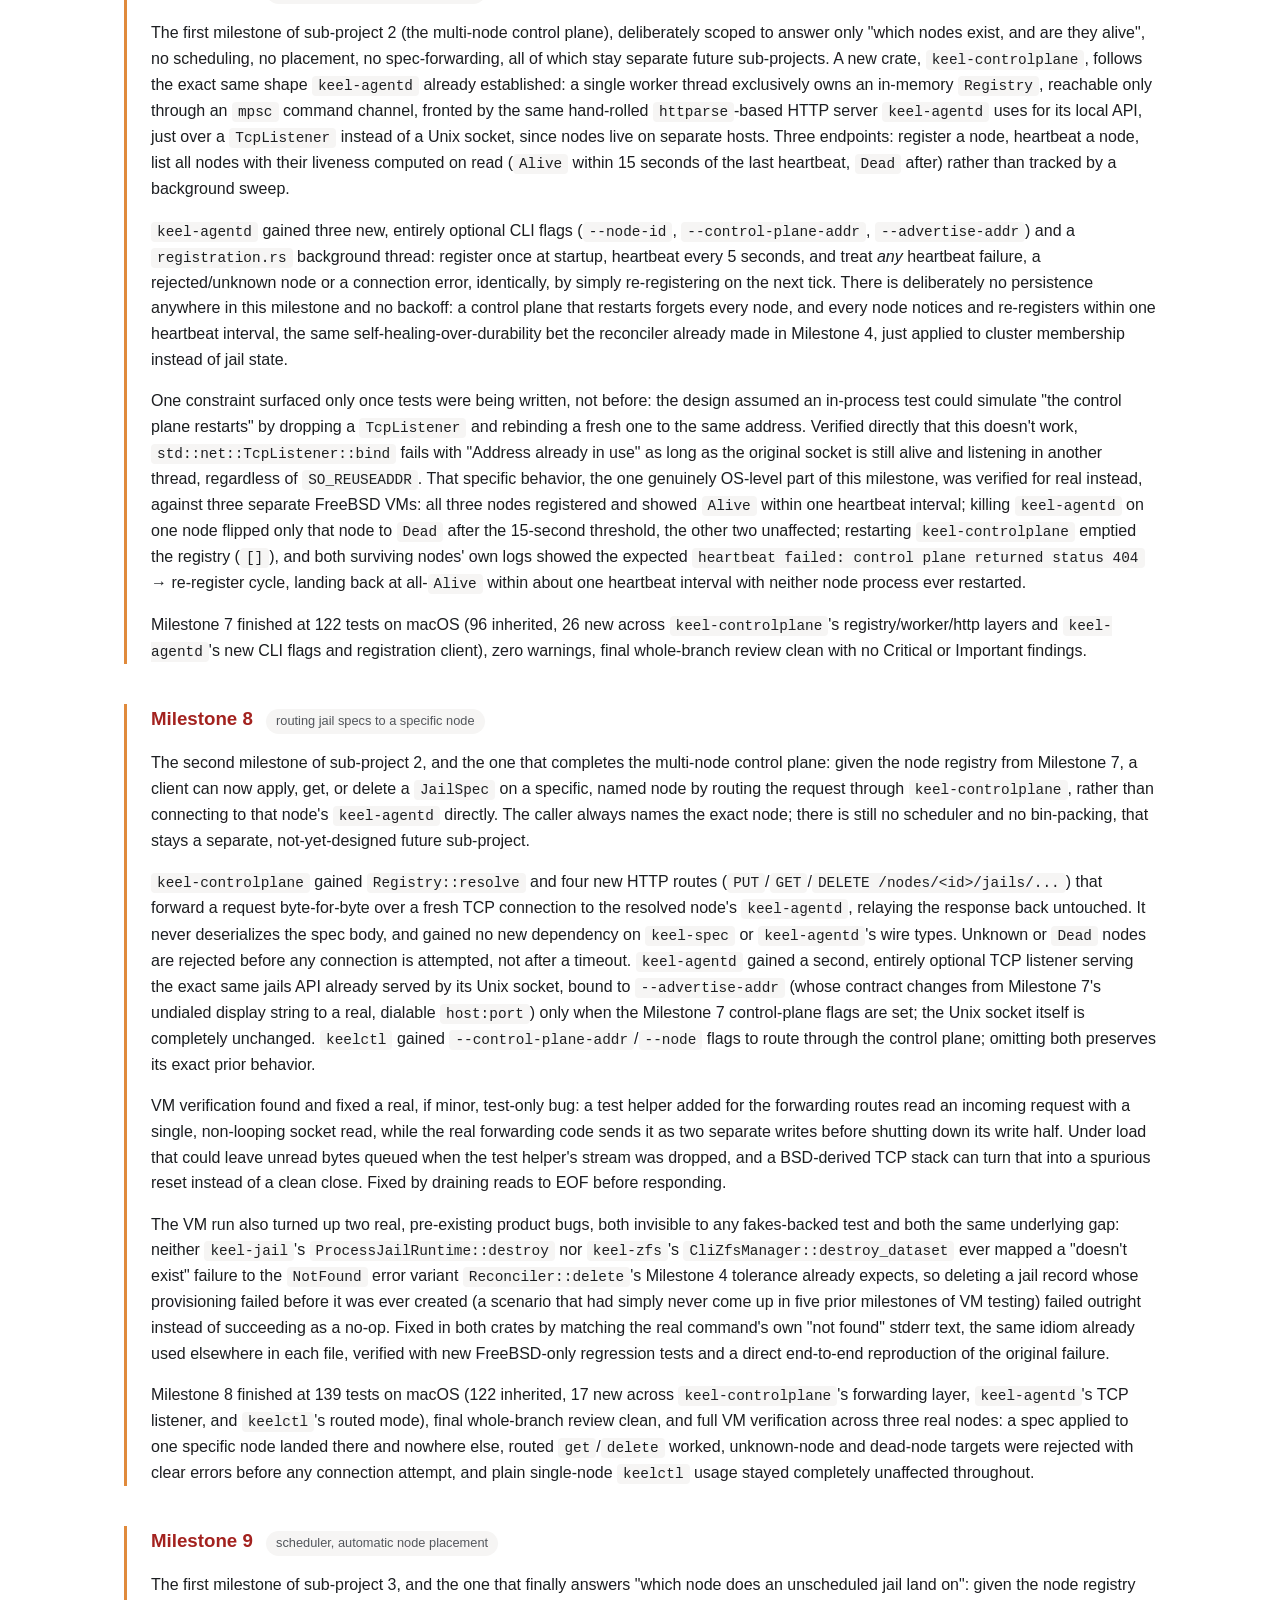
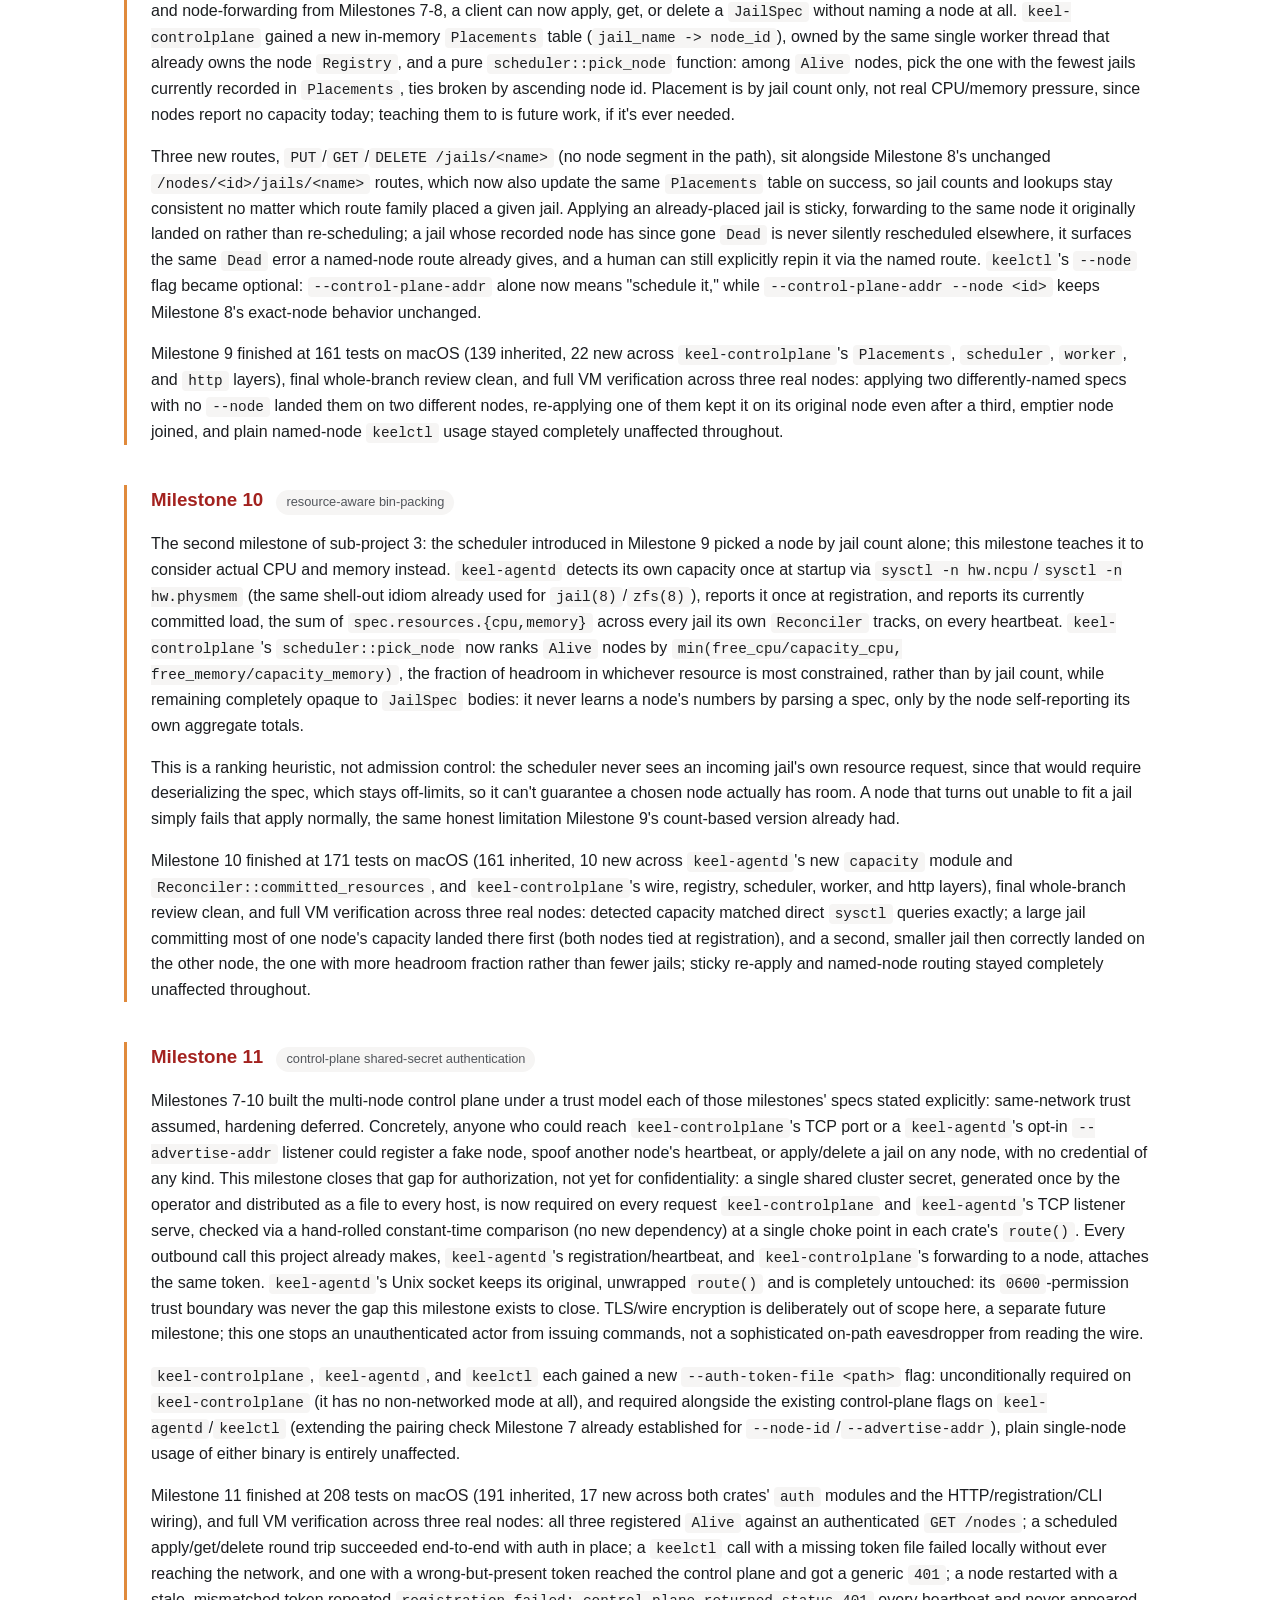
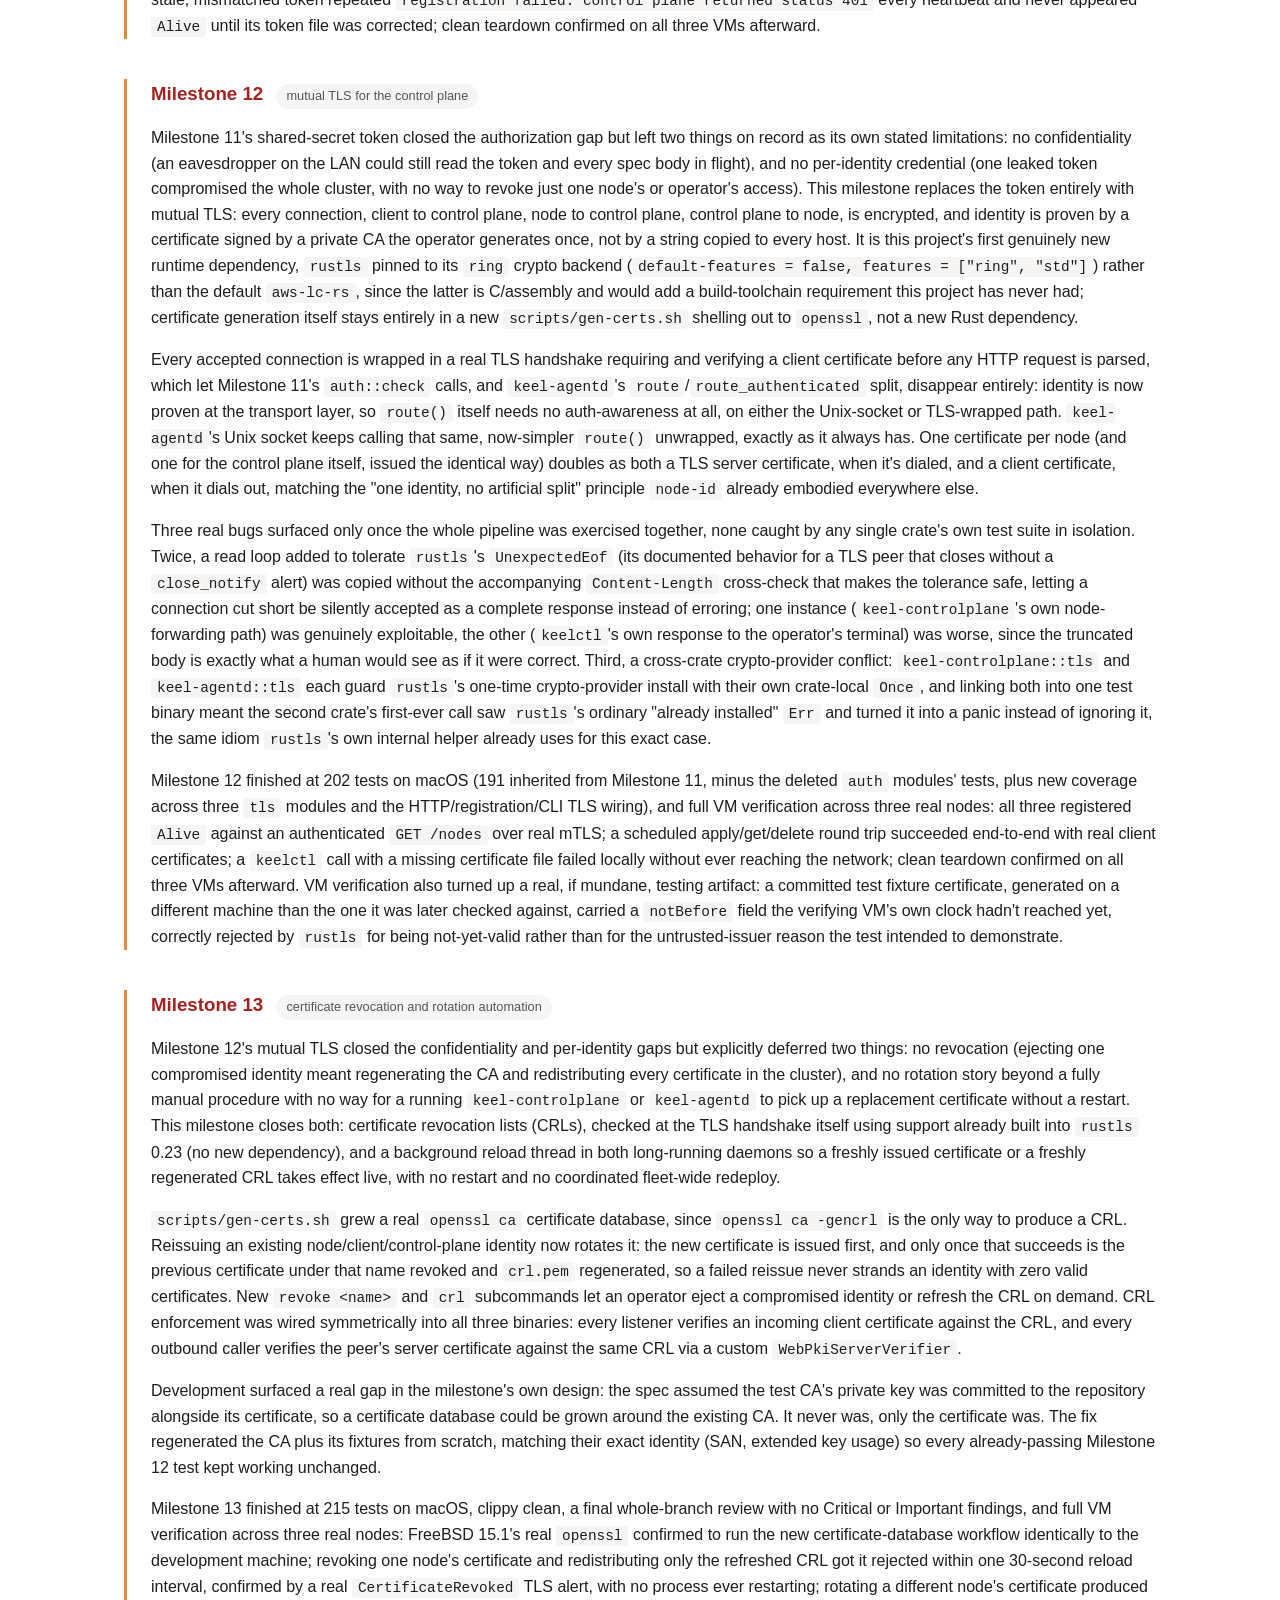
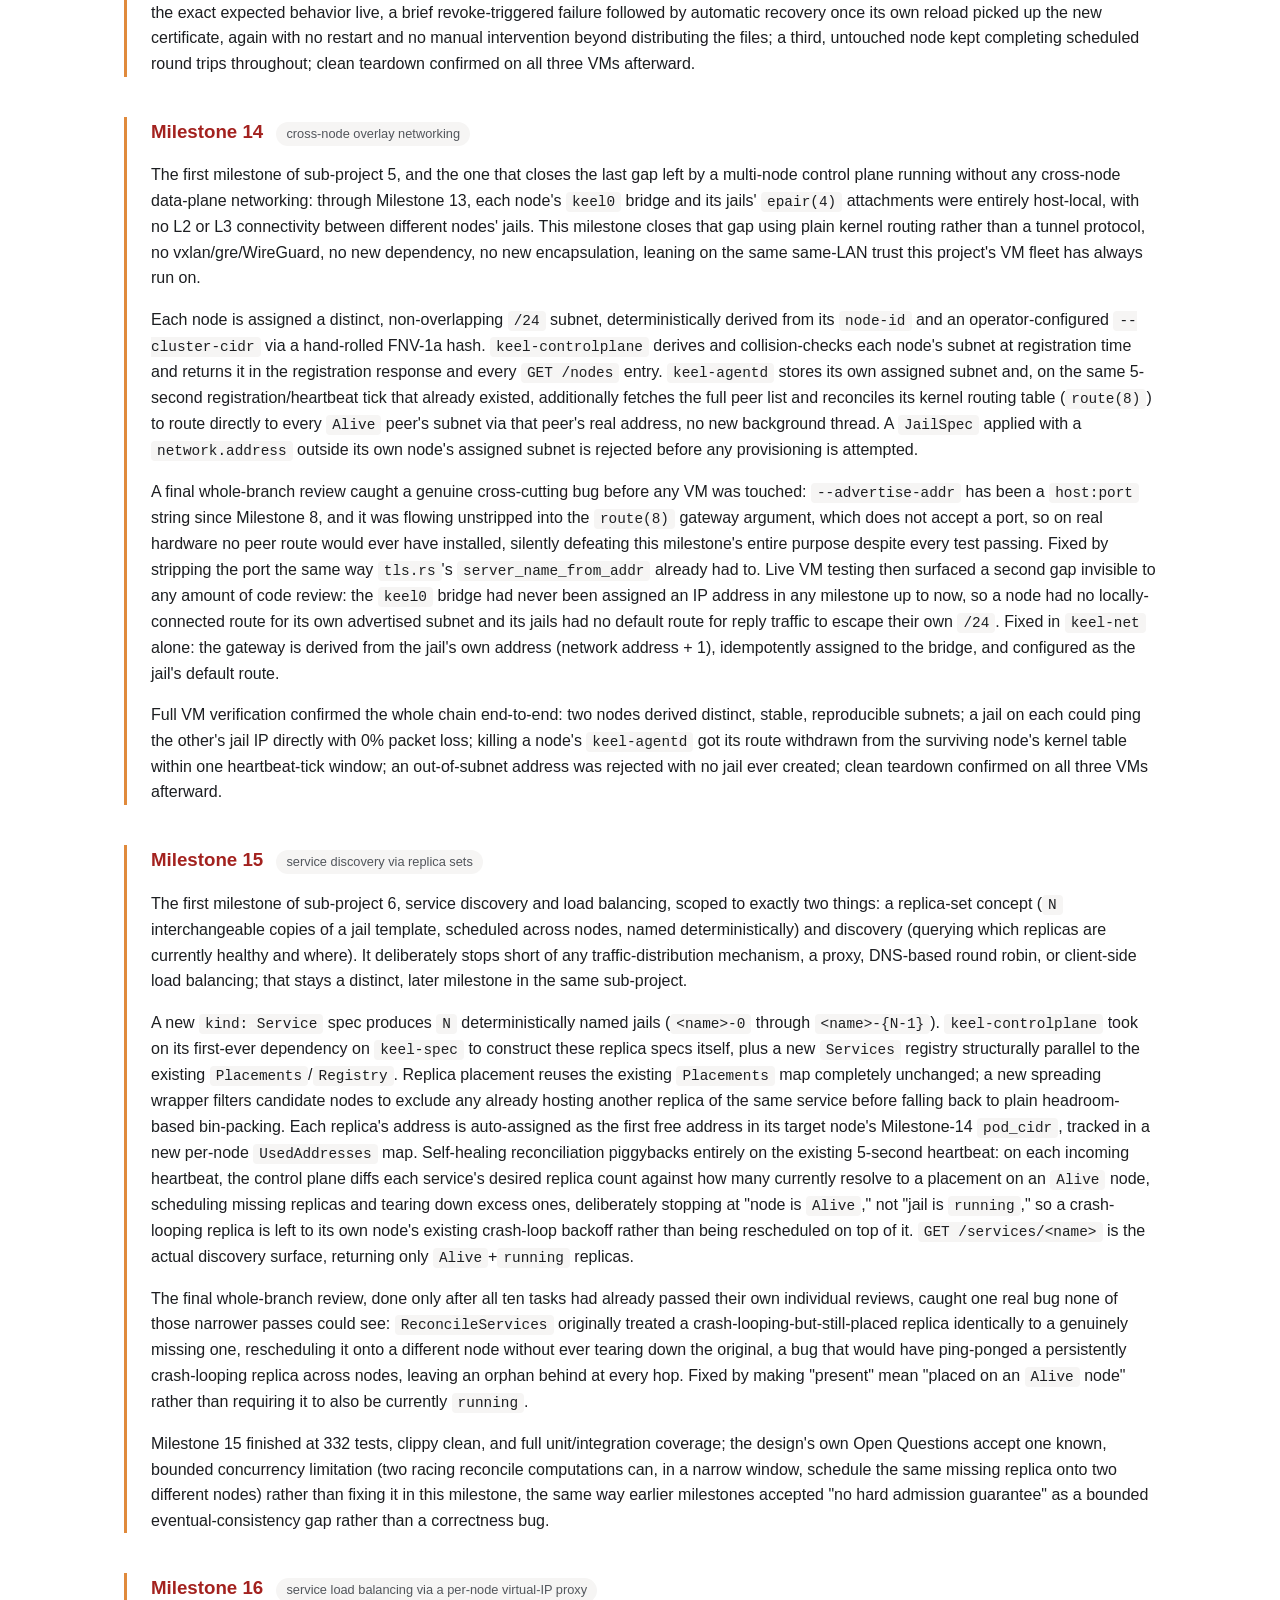
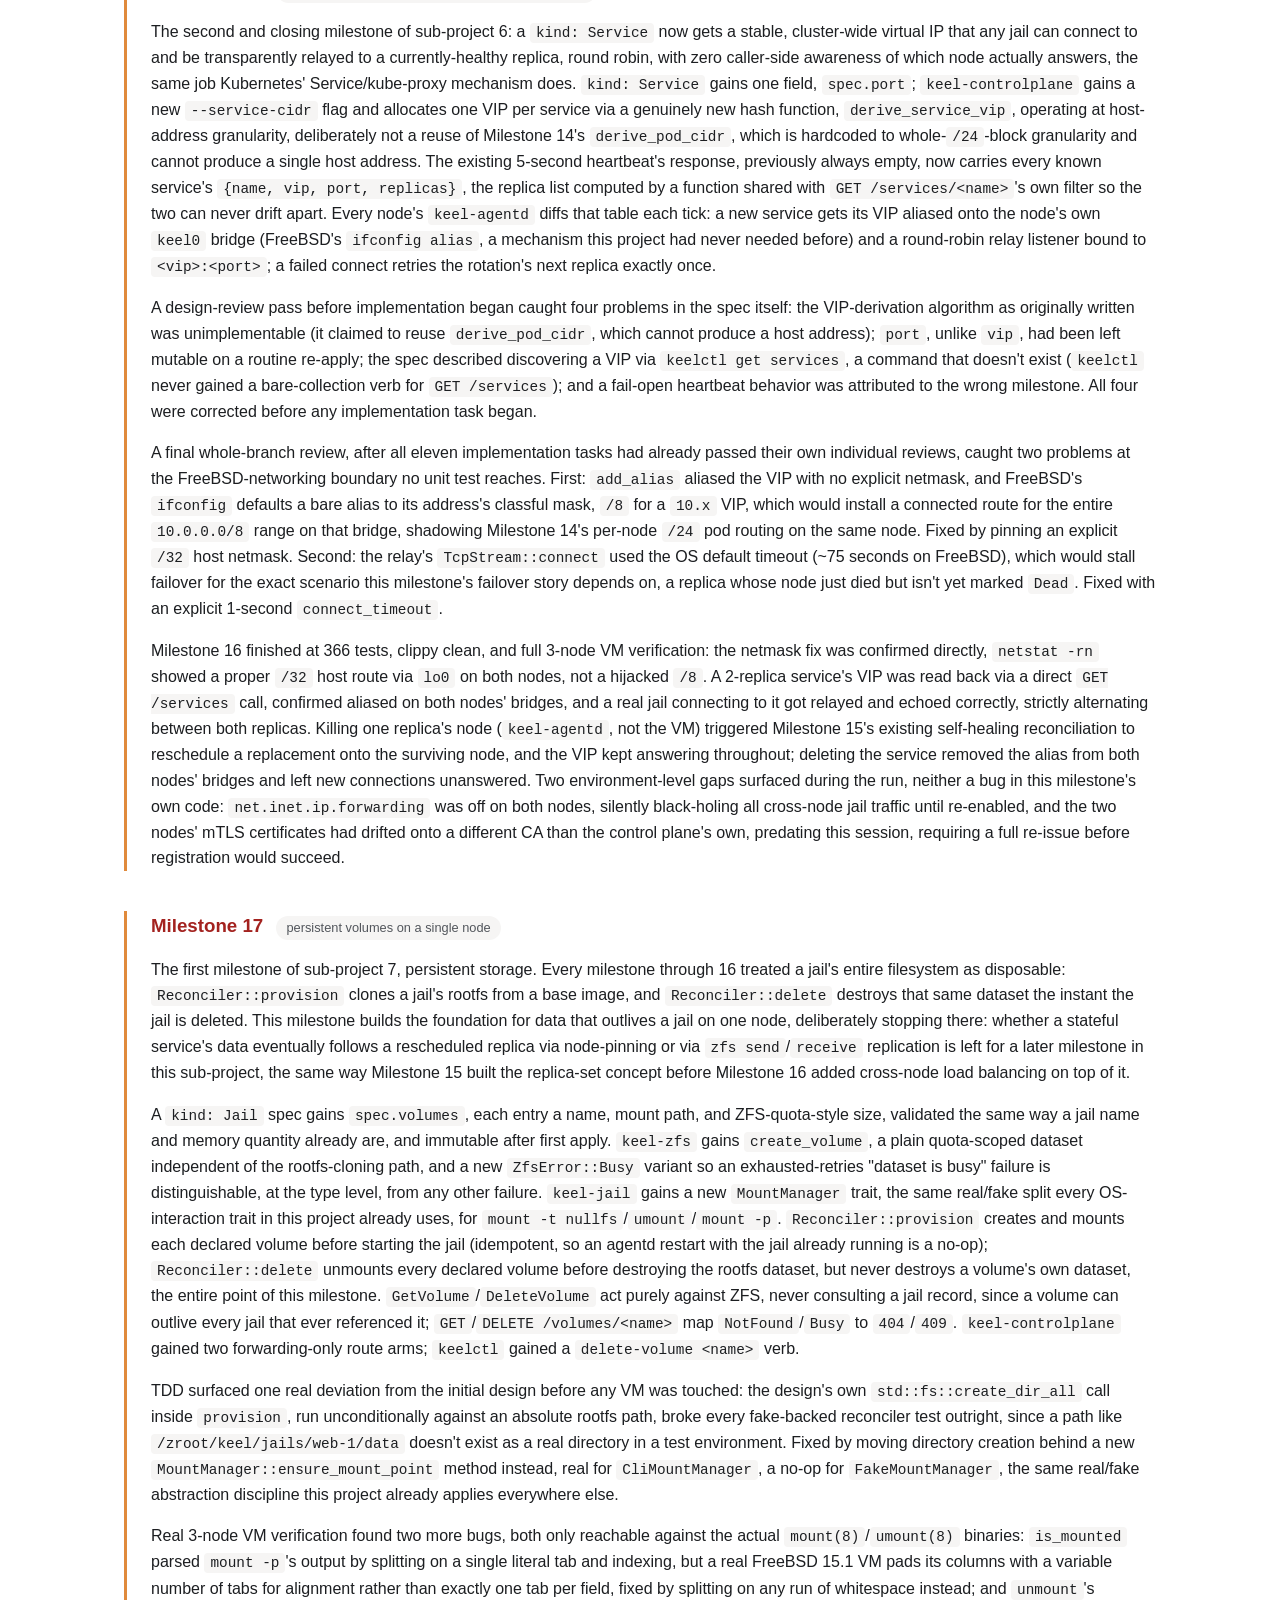
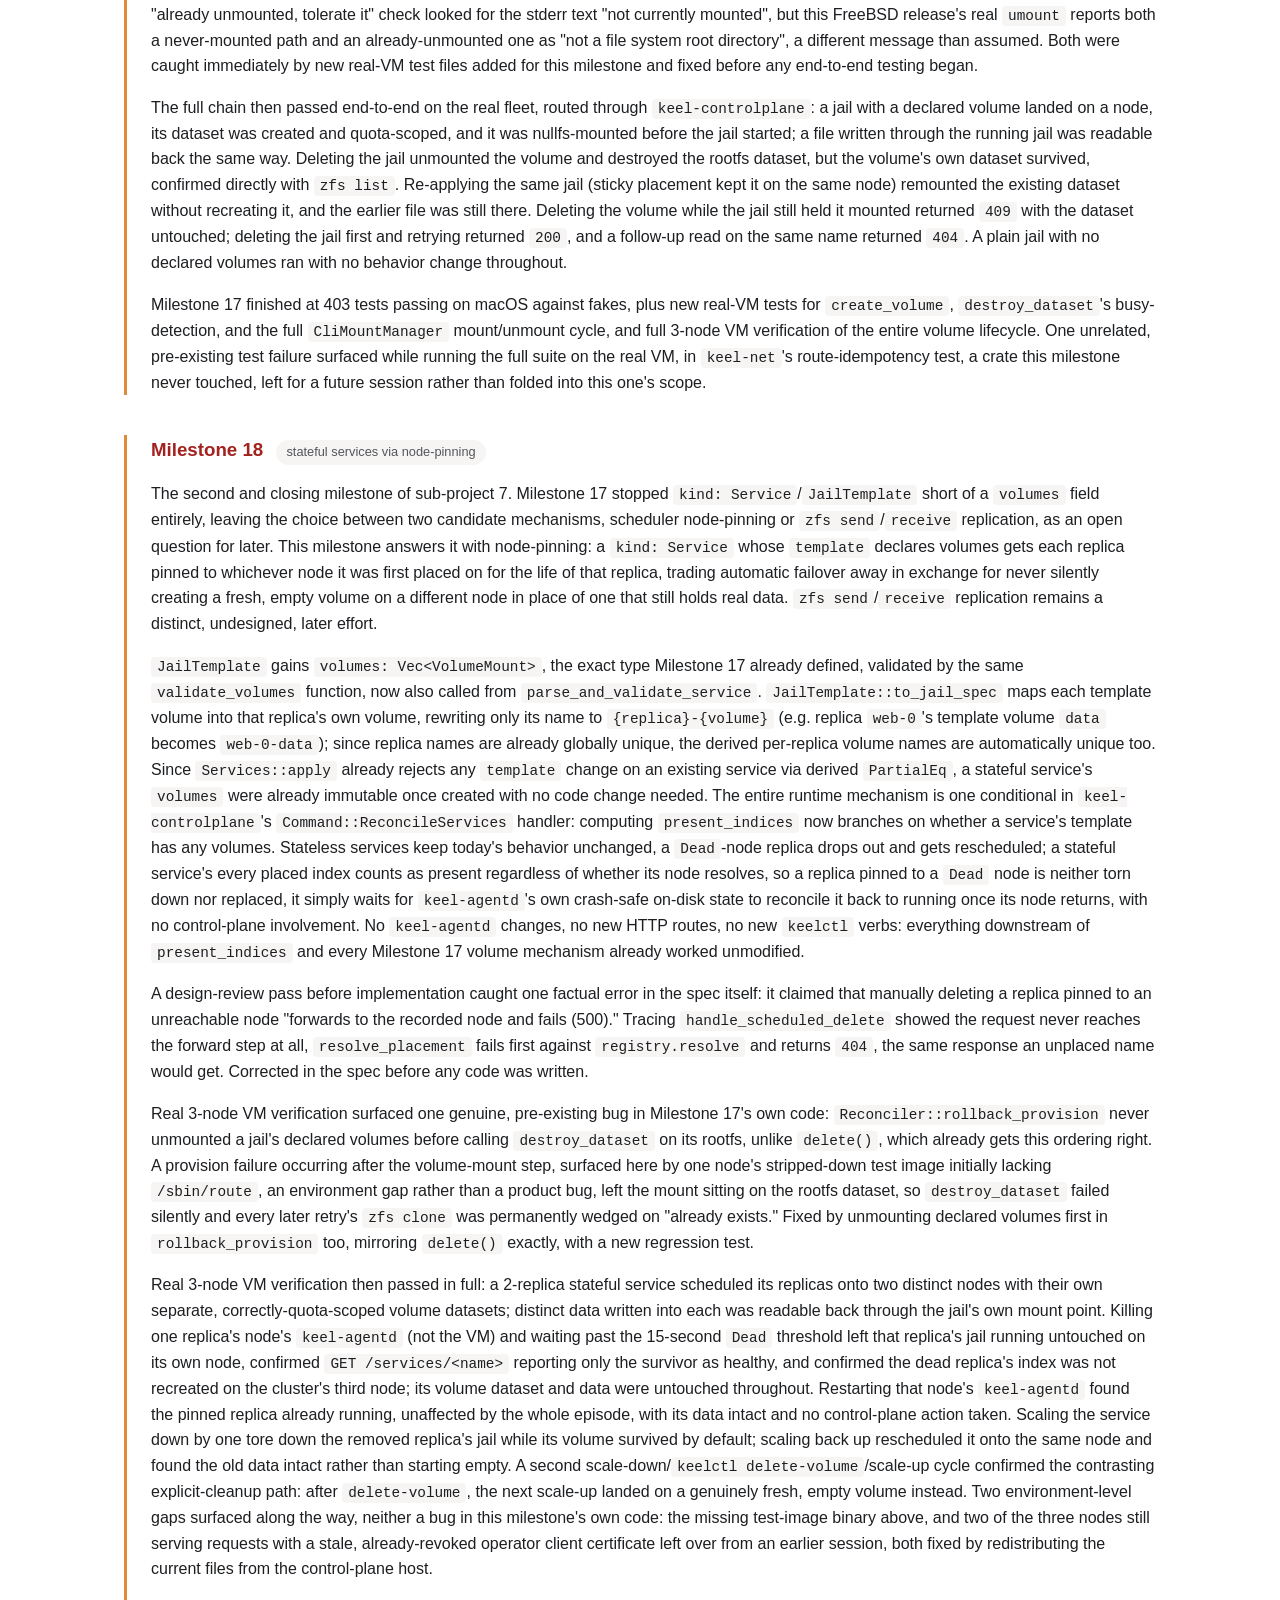
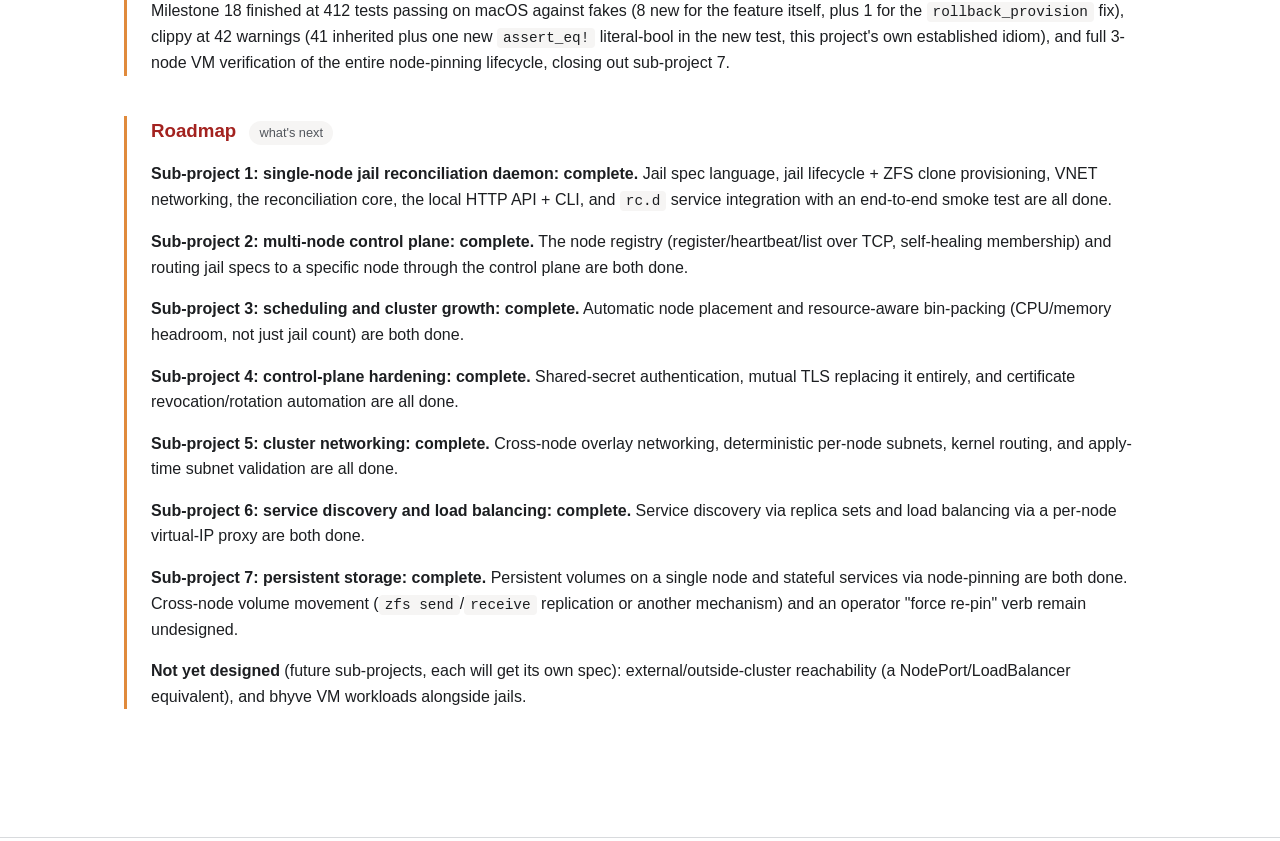
<file: site/journey.html>
<!doctype html>
<html lang="en">
<head>
<meta charset="utf-8">
<meta name="viewport" content="width=device-width, initial-scale=1">
<title>The Journey So Far · Keel</title>
<link rel="icon" href="assets/keel-logo.png">
<link rel="stylesheet" href="assets/style.css">
</head>
<body>
<header class="site-header">
  <div class="container nav">
    <a class="brand" href="index.html"><img src="assets/keel-logo.png" alt="Keel logo" class="brand-logo">Keel</a>
    <nav class="nav-links">
      <a href="why.html">Why</a>
      <div class="nav-dropdown">
        <a href="docs/index.html">Docs</a>
        <div class="nav-dropdown-menu">
          <a href="docs/architecture.html">Architecture</a>
          <a href="docs/jailspec.html">JailSpec Reference</a>
          <a href="docs/cli.html">CLI Reference</a>
          <a href="docs/api.html">HTTP API Reference</a>
        </div>
      </div>
      <div class="nav-dropdown">
        <a href="quickstart.html">Quickstart</a>
        <div class="nav-dropdown-menu">
          <a href="quickstart.html">Static Website</a>
          <a href="https-quickstart.html">Automatic HTTPS</a>
        </div>
      </div>
      <a href="journey.html">Journey</a>
      <a class="nav-github" href="https://github.com/lebarondecharlus/keel" target="_blank" rel="noopener">GitHub &#8599;</a>
    </nav>
  </div>
</header>
<main>
  <section class="page-header">
    <div class="container">
      <h1>The Journey So Far</h1>
      <p class="lead">Keel is being built one milestone at a time: design a spec, write an implementation plan, execute it task by task with a review after every task, then a whole-branch review before moving on. Every FreeBSD-specific behavior is verified on a real FreeBSD 15.1 VM, not assumed, before it's locked into a plan.</p>
    </div>
  </section>

  <section>
    <div class="container">

      <div class="milestone">
        <h3>Milestone 1 <span class="badge">keel-spec</span></h3>
        <p>The foundation: a YAML schema for describing a jail (image, command, network, resources, restart policy) plus the parsing and validation that turns YAML into a typed <code>JailSpec</code>. This is where the core invariants of the whole system were decided: what counts as a valid jail name, how <code>cpu</code>/<code>memory</code> strings get parsed into concrete limits, which fields are allowed to change on a re-apply and which are immutable for the life of the jail, and how CIDR addresses are validated. Thirteen unit tests plus four end-to-end tests, all running on any OS, no FreeBSD required.</p>
      </div>

      <div class="milestone">
        <h3>Milestone 2 <span class="badge">keel-jail, keel-zfs</span></h3>
        <p>The first milestone that actually touches FreeBSD. Two crates, each built around the same pattern that carries through the rest of the project: a trait describing what the crate does (<code>JailRuntime</code>, <code>ZfsManager</code>), an in-memory <code>Fake</code> implementation for fast tests on any machine, and a real implementation that shells out to <code>jail(8)</code>, <code>jexec(8)</code>, <code>rctl(8)</code>, and <code>zfs(8)</code> on FreeBSD.</p>
        <p>Getting the real implementations right took real hardware: <code>is_running</code> first miscounted zombie processes as "running" until tested against an actual jail; <code>ps</code> invocation syntax that looked right on paper didn't parse the way FreeBSD expected; a <code>zfs snapshot</code> race under parallel tests had to be made tolerant of losing that race rather than erroring.</p>
      </div>

      <div class="milestone">
        <h3>Milestone 3 <span class="badge">keel-net</span></h3>
        <p>Adds <code>keel-net</code> and its <code>NetManager</code> trait: creating bridges, attaching a jail to one over an <code>epair(4)</code> pair with a static address, and tearing that down again. This milestone is also where <code>keel-jail::create</code> gained a <code>vnet</code> parameter, since VNET-enabled jails need to be created differently from the start, an early breaking change caught before it could compound. By this point the "verify on the real VM before writing the plan" discipline was fully in place, and Milestone 3 shipped with zero fix rounds across all five of its tasks.</p>
      </div>

      <div class="milestone">
        <h3>Milestone 4 <span class="badge">keel-agentd, the reconciliation core</span></h3>
        <p>The milestone that ties everything together. <code>Reconciler&lt;J, Z, N&gt;</code> is generic over the three runtime traits from Milestones 1 through 3, so it can be instantiated against the <code>Fake*</code> implementations for fast, FreeBSD-free testing today, and against the real <code>Process*</code>/<code>Cli*</code> implementations once a later milestone wires it up to an actual daemon.</p>
        <p>Its public API is small on purpose: <code>new</code>, <code>apply</code>, <code>delete</code>, <code>reconcile</code>. Underneath, seven tasks built it up in layers: a <code>JailRecord</code> with the naming and path derivation rules (jail names, dataset paths, epair names), a crash-safe state store that writes to a temp file and renames rather than risking a torn write, a per-jail <code>BackoffState</code> (starts at one second, doubles up to a five-minute cap, resets after sixty seconds of stable uptime), the provisioning path with automatic rollback on partial failure, and finally the public <code>reconcile()</code> that runs the whole desired-versus-observed diff for every jail in one pass, returning a list of per-jail failures so one broken jail never blocks the others from being reconciled.</p>
        <p>This was also the milestone where the review discipline paid for itself most visibly. Three real bugs were caught, not by the first pass of tests, but by treating every review (per-task, then a final whole-branch pass on top) as a genuine adversarial check rather than a formality:</p>
        <ul>
          <li><code>delete()</code> assumed that tearing down a jail, its dataset, and its resource limits were all safe to call on something that was never actually created, matching how network detach already behaved. Only the network side turned out to be built that way; the others needed the same tolerance added explicitly, for the real case of deleting a jail that was applied but never got as far as being provisioned.</li>
          <li>A test for crash-loop restart asserted that a jail would restart with zero elapsed time, but the backoff cooldown from the initial provisioning was, correctly, still armed at that instant. The bug was in the test's timing, not the reconciler.</li>
          <li>The final whole-branch review caught a real one: a failed restart attempt never armed the backoff cooldown at all, because the code returned early on error before reaching the line that would have armed it. Successful restarts were protected; failing ones, exactly the crash-loop case backoff exists for, were not. Fixed with a regression test that injects a restart failure and proves the cooldown now engages.</li>
        </ul>
        <p>Milestone 4 finished at 71 tests, all passing, all still running without touching FreeBSD.</p>
      </div>

      <div class="milestone">
        <h3>Milestone 5 <span class="badge">local HTTP API + keelctl</span></h3>
        <p>The first milestone where <code>keel-agentd</code> actually runs: a binary that wires the real <code>ProcessJailRuntime</code>/<code>CliZfsManager</code>/<code>ProcessNetManager</code> implementations into a <code>Reconciler</code>, drives it on a 5-second timer, and serves <code>apply</code>/<code>get</code>/<code>delete</code> over a local HTTP API on a <code>0600</code> Unix socket, plus <code>keelctl</code>, the companion CLI. A single worker thread owns the <code>Reconciler</code> exclusively; the HTTP server and timer only ever reach it through a command channel, so apply/delete take effect immediately (reconciled before the caller's response) without introducing a second concurrent owner. Everything is still hand-rolled and dependency-light, in keeping with the rest of the project: a small HTTP/1.1 parser (<code>httparse</code>) over a blocking <code>UnixListener</code>, YAML wire bodies reusing the spec's existing <code>serde_yaml</code>, no async runtime.</p>
        <p>Milestones 1-4 were tested entirely against fakes; Milestone 5's FreeBSD VM verification was the first time the whole stack ran against the real system end-to-end, and it promptly found two real bugs that no fake-backed test could have caught, both in code shipped since Milestone 2:</p>
        <ul>
          <li><code>keel-jail</code>'s <code>destroy</code> only ran <code>jail -r</code>, never reaping the process <code>start_command</code> had spawned into the jail. The kill left a zombie holding a reference into the jail's rootfs mount, so an immediately following dataset teardown failed with "device busy", exactly the sequence <code>Reconciler::delete</code> runs on every deletion of a jail with a running command. Fixed by tracking spawned children per jail name and blocking-waiting on only the destroyed jail's own children.</li>
          <li>Independently, even with that fixed, <code>zfs destroy</code> could still fail with "dataset is busy" for a brief window after <code>jail -r</code> returns, a real kernel-level mount-release timing gap, reproducible from a plain shell with no Rust involved. Fixed with a short bounded retry, the same pattern already used for <code>clone_from_base</code>'s snapshot race.</li>
        </ul>
        <p>Milestone 5 finished at 96 tests on macOS, plus a clean 5-for-5 real apply &rarr; running &rarr; delete cycle against actual jails, ZFS clones, VNET networking, and <code>rctl</code> limits on the FreeBSD VM.</p>
      </div>

      <div class="milestone">
        <h3>Milestone 6 <span class="badge">rc.d service + smoke test</span></h3>
        <p>The milestone that turns <code>keel-agentd</code> from "a binary you run in a terminal" into a real FreeBSD system service, closing out sub-project 1. No new code was needed for daemonization itself: an <code>rc.d</code> script wraps the unchanged Milestone 5 binary with the base system's <code>daemon(8)</code> utility, using <code>-r</code> for restart-on-crash and <code>-S</code> to route its output to syslog. The only Rust changes were two <code>eprintln!</code> call sites (daemon startup, per-jail reconciliation failures), no logging framework, no <code>daemonize</code>/<code>signal-hook</code> dependency, no custom <code>SIGTERM</code> handler, since the existing "jails outlive the daemon" design already makes the default terminate-on-signal behavior correct. A committed smoke test script (<code>scripts/smoke-test.sh</code>) proves the whole lifecycle end-to-end: install, start, apply a real spec, kill <code>keel-agentd</code> directly to simulate a crash, confirm both the automatic restart and correct state recovery with no duplicate jail, stop the service and confirm the jail keeps running, clean teardown.</p>
        <p>One design subtlety mattered before any code was written: <code>daemon(8)</code> takes two different pidfile flags, and combining <code>-r</code> with the wrong one (<code>-p</code>, the child's pid) means <code>service ... stop</code> kills the child directly while <code>daemon(8)</code> is still watching and immediately restarts it, the stop command would silently do nothing. Verified directly on the VM before committing to the design; the rc.d script uses <code>-P</code> (the supervisor's own pid) throughout.</p>
        <p>Full VM verification surfaced two more real bugs, neither reachable by any fakes-backed test, since both are genuine OS/supervisor-interaction characteristics that only exist under a real <code>daemon(8)</code>-supervised run:</p>
        <ul>
          <li><code>keel-jail</code>'s <code>start_command</code> spawned the jailed process with Rust's default stdio inheritance, so a long-running jail held <code>keel-agentd</code>'s own stdout/stderr open. Under <code>daemon(8) -S</code>, those are the write end of a pipe <code>daemon(8)</code> reads to detect (via EOF) that <code>keel-agentd</code> itself died and needs restarting, an inherited pipe held open by the jailed workload meant <code>daemon(8)</code> silently never restarted a killed <code>keel-agentd</code> whenever any jail with a running command was active. Root-caused on the VM with <code>procstat -f</code>, showing the jailed process's fd 0/1/2 as a pipe shared with <code>daemon(8)</code>'s own relay pipe; fixed by giving the jailed process its own <code>/dev/null</code> stdio.</li>
          <li>The smoke test's own "jails outlive the daemon" check was a permanent false negative: <code>jls</code>'s default columns never include the jail's name, only its dataset path, so <code>grep</code>-ing for the name-prefixed string could never match regardless of whether the jail was actually still running. Fixed with a direct <code>jls -j &lt;name&gt;</code> lookup instead.</li>
        </ul>
        <p>Milestone 6 finished at 97 tests on macOS (96 plus one new regression test pinned to the exact stdio-leak mechanism via <code>procstat</code>), plus two consecutive clean end-to-end smoke test runs on the FreeBSD VM.</p>
      </div>

      <div class="milestone">
        <h3>Milestone 7 <span class="badge">keel-controlplane, the node registry</span></h3>
        <p>The first milestone of sub-project 2 (the multi-node control plane), deliberately scoped to answer only "which nodes exist, and are they alive", no scheduling, no placement, no spec-forwarding, all of which stay separate future sub-projects. A new crate, <code>keel-controlplane</code>, follows the exact same shape <code>keel-agentd</code> already established: a single worker thread exclusively owns an in-memory <code>Registry</code>, reachable only through an <code>mpsc</code> command channel, fronted by the same hand-rolled <code>httparse</code>-based HTTP server <code>keel-agentd</code> uses for its local API, just over a <code>TcpListener</code> instead of a Unix socket, since nodes live on separate hosts. Three endpoints: register a node, heartbeat a node, list all nodes with their liveness computed on read (<code>Alive</code> within 15 seconds of the last heartbeat, <code>Dead</code> after) rather than tracked by a background sweep.</p>
        <p><code>keel-agentd</code> gained three new, entirely optional CLI flags (<code>--node-id</code>, <code>--control-plane-addr</code>, <code>--advertise-addr</code>) and a <code>registration.rs</code> background thread: register once at startup, heartbeat every 5 seconds, and treat <em>any</em> heartbeat failure, a rejected/unknown node or a connection error, identically, by simply re-registering on the next tick. There is deliberately no persistence anywhere in this milestone and no backoff: a control plane that restarts forgets every node, and every node notices and re-registers within one heartbeat interval, the same self-healing-over-durability bet the reconciler already made in Milestone 4, just applied to cluster membership instead of jail state.</p>
        <p>One constraint surfaced only once tests were being written, not before: the design assumed an in-process test could simulate "the control plane restarts" by dropping a <code>TcpListener</code> and rebinding a fresh one to the same address. Verified directly that this doesn't work, <code>std::net::TcpListener::bind</code> fails with "Address already in use" as long as the original socket is still alive and listening in another thread, regardless of <code>SO_REUSEADDR</code>. That specific behavior, the one genuinely OS-level part of this milestone, was verified for real instead, against three separate FreeBSD VMs: all three nodes registered and showed <code>Alive</code> within one heartbeat interval; killing <code>keel-agentd</code> on one node flipped only that node to <code>Dead</code> after the 15-second threshold, the other two unaffected; restarting <code>keel-controlplane</code> emptied the registry (<code>[]</code>), and both surviving nodes' own logs showed the expected <code>heartbeat failed: control plane returned status 404</code> &rarr; re-register cycle, landing back at all-<code>Alive</code> within about one heartbeat interval with neither node process ever restarted.</p>
        <p>Milestone 7 finished at 122 tests on macOS (96 inherited, 26 new across <code>keel-controlplane</code>'s registry/worker/http layers and <code>keel-agentd</code>'s new CLI flags and registration client), zero warnings, final whole-branch review clean with no Critical or Important findings.</p>
      </div>

      <div class="milestone">
        <h3>Milestone 8 <span class="badge">routing jail specs to a specific node</span></h3>
        <p>The second milestone of sub-project 2, and the one that completes the multi-node control plane: given the node registry from Milestone 7, a client can now apply, get, or delete a <code>JailSpec</code> on a specific, named node by routing the request through <code>keel-controlplane</code>, rather than connecting to that node's <code>keel-agentd</code> directly. The caller always names the exact node; there is still no scheduler and no bin-packing, that stays a separate, not-yet-designed future sub-project.</p>
        <p><code>keel-controlplane</code> gained <code>Registry::resolve</code> and four new HTTP routes (<code>PUT</code>/<code>GET</code>/<code>DELETE /nodes/&lt;id&gt;/jails/...</code>) that forward a request byte-for-byte over a fresh TCP connection to the resolved node's <code>keel-agentd</code>, relaying the response back untouched. It never deserializes the spec body, and gained no new dependency on <code>keel-spec</code> or <code>keel-agentd</code>'s wire types. Unknown or <code>Dead</code> nodes are rejected before any connection is attempted, not after a timeout. <code>keel-agentd</code> gained a second, entirely optional TCP listener serving the exact same jails API already served by its Unix socket, bound to <code>--advertise-addr</code> (whose contract changes from Milestone 7's undialed display string to a real, dialable <code>host:port</code>) only when the Milestone 7 control-plane flags are set; the Unix socket itself is completely unchanged. <code>keelctl</code> gained <code>--control-plane-addr</code>/<code>--node</code> flags to route through the control plane; omitting both preserves its exact prior behavior.</p>
        <p>VM verification found and fixed a real, if minor, test-only bug: a test helper added for the forwarding routes read an incoming request with a single, non-looping socket read, while the real forwarding code sends it as two separate writes before shutting down its write half. Under load that could leave unread bytes queued when the test helper's stream was dropped, and a BSD-derived TCP stack can turn that into a spurious reset instead of a clean close. Fixed by draining reads to EOF before responding.</p>
        <p>The VM run also turned up two real, pre-existing product bugs, both invisible to any fakes-backed test and both the same underlying gap: neither <code>keel-jail</code>'s <code>ProcessJailRuntime::destroy</code> nor <code>keel-zfs</code>'s <code>CliZfsManager::destroy_dataset</code> ever mapped a "doesn't exist" failure to the <code>NotFound</code> error variant <code>Reconciler::delete</code>'s Milestone 4 tolerance already expects, so deleting a jail record whose provisioning failed before it was ever created (a scenario that had simply never come up in five prior milestones of VM testing) failed outright instead of succeeding as a no-op. Fixed in both crates by matching the real command's own "not found" stderr text, the same idiom already used elsewhere in each file, verified with new FreeBSD-only regression tests and a direct end-to-end reproduction of the original failure.</p>
        <p>Milestone 8 finished at 139 tests on macOS (122 inherited, 17 new across <code>keel-controlplane</code>'s forwarding layer, <code>keel-agentd</code>'s TCP listener, and <code>keelctl</code>'s routed mode), final whole-branch review clean, and full VM verification across three real nodes: a spec applied to one specific node landed there and nowhere else, routed <code>get</code>/<code>delete</code> worked, unknown-node and dead-node targets were rejected with clear errors before any connection attempt, and plain single-node <code>keelctl</code> usage stayed completely unaffected throughout.</p>
      </div>

      <div class="milestone">
        <h3>Milestone 9 <span class="badge">scheduler, automatic node placement</span></h3>
        <p>The first milestone of sub-project 3, and the one that finally answers "which node does an unscheduled jail land on": given the node registry and node-forwarding from Milestones 7-8, a client can now apply, get, or delete a <code>JailSpec</code> without naming a node at all. <code>keel-controlplane</code> gained a new in-memory <code>Placements</code> table (<code>jail_name -&gt; node_id</code>), owned by the same single worker thread that already owns the node <code>Registry</code>, and a pure <code>scheduler::pick_node</code> function: among <code>Alive</code> nodes, pick the one with the fewest jails currently recorded in <code>Placements</code>, ties broken by ascending node id. Placement is by jail count only, not real CPU/memory pressure, since nodes report no capacity today; teaching them to is future work, if it's ever needed.</p>
        <p>Three new routes, <code>PUT</code>/<code>GET</code>/<code>DELETE /jails/&lt;name&gt;</code> (no node segment in the path), sit alongside Milestone 8's unchanged <code>/nodes/&lt;id&gt;/jails/&lt;name&gt;</code> routes, which now also update the same <code>Placements</code> table on success, so jail counts and lookups stay consistent no matter which route family placed a given jail. Applying an already-placed jail is sticky, forwarding to the same node it originally landed on rather than re-scheduling; a jail whose recorded node has since gone <code>Dead</code> is never silently rescheduled elsewhere, it surfaces the same <code>Dead</code> error a named-node route already gives, and a human can still explicitly repin it via the named route. <code>keelctl</code>'s <code>--node</code> flag became optional: <code>--control-plane-addr</code> alone now means "schedule it," while <code>--control-plane-addr --node &lt;id&gt;</code> keeps Milestone 8's exact-node behavior unchanged.</p>
        <p>Milestone 9 finished at 161 tests on macOS (139 inherited, 22 new across <code>keel-controlplane</code>'s <code>Placements</code>, <code>scheduler</code>, <code>worker</code>, and <code>http</code> layers), final whole-branch review clean, and full VM verification across three real nodes: applying two differently-named specs with no <code>--node</code> landed them on two different nodes, re-applying one of them kept it on its original node even after a third, emptier node joined, and plain named-node <code>keelctl</code> usage stayed completely unaffected throughout.</p>
      </div>

      <div class="milestone">
        <h3>Milestone 10 <span class="badge">resource-aware bin-packing</span></h3>
        <p>The second milestone of sub-project 3: the scheduler introduced in Milestone 9 picked a node by jail count alone; this milestone teaches it to consider actual CPU and memory instead. <code>keel-agentd</code> detects its own capacity once at startup via <code>sysctl -n hw.ncpu</code>/<code>sysctl -n hw.physmem</code> (the same shell-out idiom already used for <code>jail(8)</code>/<code>zfs(8)</code>), reports it once at registration, and reports its currently committed load, the sum of <code>spec.resources.{cpu,memory}</code> across every jail its own <code>Reconciler</code> tracks, on every heartbeat. <code>keel-controlplane</code>'s <code>scheduler::pick_node</code> now ranks <code>Alive</code> nodes by <code>min(free_cpu/capacity_cpu, free_memory/capacity_memory)</code>, the fraction of headroom in whichever resource is most constrained, rather than by jail count, while remaining completely opaque to <code>JailSpec</code> bodies: it never learns a node's numbers by parsing a spec, only by the node self-reporting its own aggregate totals.</p>
        <p>This is a ranking heuristic, not admission control: the scheduler never sees an incoming jail's own resource request, since that would require deserializing the spec, which stays off-limits, so it can't guarantee a chosen node actually has room. A node that turns out unable to fit a jail simply fails that apply normally, the same honest limitation Milestone 9's count-based version already had.</p>
        <p>Milestone 10 finished at 171 tests on macOS (161 inherited, 10 new across <code>keel-agentd</code>'s new <code>capacity</code> module and <code>Reconciler::committed_resources</code>, and <code>keel-controlplane</code>'s wire, registry, scheduler, worker, and http layers), final whole-branch review clean, and full VM verification across three real nodes: detected capacity matched direct <code>sysctl</code> queries exactly; a large jail committing most of one node's capacity landed there first (both nodes tied at registration), and a second, smaller jail then correctly landed on the other node, the one with more headroom fraction rather than fewer jails; sticky re-apply and named-node routing stayed completely unaffected throughout.</p>
      </div>

      <div class="milestone">
        <h3>Milestone 11 <span class="badge">control-plane shared-secret authentication</span></h3>
        <p>Milestones 7-10 built the multi-node control plane under a trust model each of those milestones' specs stated explicitly: same-network trust assumed, hardening deferred. Concretely, anyone who could reach <code>keel-controlplane</code>'s TCP port or a <code>keel-agentd</code>'s opt-in <code>--advertise-addr</code> listener could register a fake node, spoof another node's heartbeat, or apply/delete a jail on any node, with no credential of any kind. This milestone closes that gap for authorization, not yet for confidentiality: a single shared cluster secret, generated once by the operator and distributed as a file to every host, is now required on every request <code>keel-controlplane</code> and <code>keel-agentd</code>'s TCP listener serve, checked via a hand-rolled constant-time comparison (no new dependency) at a single choke point in each crate's <code>route()</code>. Every outbound call this project already makes, <code>keel-agentd</code>'s registration/heartbeat, and <code>keel-controlplane</code>'s forwarding to a node, attaches the same token. <code>keel-agentd</code>'s Unix socket keeps its original, unwrapped <code>route()</code> and is completely untouched: its <code>0600</code>-permission trust boundary was never the gap this milestone exists to close. TLS/wire encryption is deliberately out of scope here, a separate future milestone; this one stops an unauthenticated actor from issuing commands, not a sophisticated on-path eavesdropper from reading the wire.</p>
        <p><code>keel-controlplane</code>, <code>keel-agentd</code>, and <code>keelctl</code> each gained a new <code>--auth-token-file &lt;path&gt;</code> flag: unconditionally required on <code>keel-controlplane</code> (it has no non-networked mode at all), and required alongside the existing control-plane flags on <code>keel-agentd</code>/<code>keelctl</code> (extending the pairing check Milestone 7 already established for <code>--node-id</code>/<code>--advertise-addr</code>), plain single-node usage of either binary is entirely unaffected.</p>
        <p>Milestone 11 finished at 208 tests on macOS (191 inherited, 17 new across both crates' <code>auth</code> modules and the HTTP/registration/CLI wiring), and full VM verification across three real nodes: all three registered <code>Alive</code> against an authenticated <code>GET /nodes</code>; a scheduled apply/get/delete round trip succeeded end-to-end with auth in place; a <code>keelctl</code> call with a missing token file failed locally without ever reaching the network, and one with a wrong-but-present token reached the control plane and got a generic <code>401</code>; a node restarted with a stale, mismatched token repeated <code>registration failed: control plane returned status 401</code> every heartbeat and never appeared <code>Alive</code> until its token file was corrected; clean teardown confirmed on all three VMs afterward.</p>
      </div>

      <div class="milestone">
        <h3>Milestone 12 <span class="badge">mutual TLS for the control plane</span></h3>
        <p>Milestone 11's shared-secret token closed the authorization gap but left two things on record as its own stated limitations: no confidentiality (an eavesdropper on the LAN could still read the token and every spec body in flight), and no per-identity credential (one leaked token compromised the whole cluster, with no way to revoke just one node's or operator's access). This milestone replaces the token entirely with mutual TLS: every connection, client to control plane, node to control plane, control plane to node, is encrypted, and identity is proven by a certificate signed by a private CA the operator generates once, not by a string copied to every host. It is this project's first genuinely new runtime dependency, <code>rustls</code> pinned to its <code>ring</code> crypto backend (<code>default-features = false, features = ["ring", "std"]</code>) rather than the default <code>aws-lc-rs</code>, since the latter is C/assembly and would add a build-toolchain requirement this project has never had; certificate generation itself stays entirely in a new <code>scripts/gen-certs.sh</code> shelling out to <code>openssl</code>, not a new Rust dependency.</p>
        <p>Every accepted connection is wrapped in a real TLS handshake requiring and verifying a client certificate before any HTTP request is parsed, which let Milestone 11's <code>auth::check</code> calls, and <code>keel-agentd</code>'s <code>route</code>/<code>route_authenticated</code> split, disappear entirely: identity is now proven at the transport layer, so <code>route()</code> itself needs no auth-awareness at all, on either the Unix-socket or TLS-wrapped path. <code>keel-agentd</code>'s Unix socket keeps calling that same, now-simpler <code>route()</code> unwrapped, exactly as it always has. One certificate per node (and one for the control plane itself, issued the identical way) doubles as both a TLS server certificate, when it's dialed, and a client certificate, when it dials out, matching the "one identity, no artificial split" principle <code>node-id</code> already embodied everywhere else.</p>
        <p>Three real bugs surfaced only once the whole pipeline was exercised together, none caught by any single crate's own test suite in isolation. Twice, a read loop added to tolerate <code>rustls</code>'s <code>UnexpectedEof</code> (its documented behavior for a TLS peer that closes without a <code>close_notify</code> alert) was copied without the accompanying <code>Content-Length</code> cross-check that makes the tolerance safe, letting a connection cut short be silently accepted as a complete response instead of erroring; one instance (<code>keel-controlplane</code>'s own node-forwarding path) was genuinely exploitable, the other (<code>keelctl</code>'s own response to the operator's terminal) was worse, since the truncated body is exactly what a human would see as if it were correct. Third, a cross-crate crypto-provider conflict: <code>keel-controlplane::tls</code> and <code>keel-agentd::tls</code> each guard <code>rustls</code>'s one-time crypto-provider install with their own crate-local <code>Once</code>, and linking both into one test binary meant the second crate's first-ever call saw <code>rustls</code>'s ordinary "already installed" <code>Err</code> and turned it into a panic instead of ignoring it, the same idiom <code>rustls</code>'s own internal helper already uses for this exact case.</p>
        <p>Milestone 12 finished at 202 tests on macOS (191 inherited from Milestone 11, minus the deleted <code>auth</code> modules' tests, plus new coverage across three <code>tls</code> modules and the HTTP/registration/CLI TLS wiring), and full VM verification across three real nodes: all three registered <code>Alive</code> against an authenticated <code>GET /nodes</code> over real mTLS; a scheduled apply/get/delete round trip succeeded end-to-end with real client certificates; a <code>keelctl</code> call with a missing certificate file failed locally without ever reaching the network; clean teardown confirmed on all three VMs afterward. VM verification also turned up a real, if mundane, testing artifact: a committed test fixture certificate, generated on a different machine than the one it was later checked against, carried a <code>notBefore</code> field the verifying VM's own clock hadn't reached yet, correctly rejected by <code>rustls</code> for being not-yet-valid rather than for the untrusted-issuer reason the test intended to demonstrate.</p>
      </div>

      <div class="milestone">
        <h3>Milestone 13 <span class="badge">certificate revocation and rotation automation</span></h3>
        <p>Milestone 12's mutual TLS closed the confidentiality and per-identity gaps but explicitly deferred two things: no revocation (ejecting one compromised identity meant regenerating the CA and redistributing every certificate in the cluster), and no rotation story beyond a fully manual procedure with no way for a running <code>keel-controlplane</code> or <code>keel-agentd</code> to pick up a replacement certificate without a restart. This milestone closes both: certificate revocation lists (CRLs), checked at the TLS handshake itself using support already built into <code>rustls</code> 0.23 (no new dependency), and a background reload thread in both long-running daemons so a freshly issued certificate or a freshly regenerated CRL takes effect live, with no restart and no coordinated fleet-wide redeploy.</p>
        <p><code>scripts/gen-certs.sh</code> grew a real <code>openssl ca</code> certificate database, since <code>openssl ca -gencrl</code> is the only way to produce a CRL. Reissuing an existing node/client/control-plane identity now rotates it: the new certificate is issued first, and only once that succeeds is the previous certificate under that name revoked and <code>crl.pem</code> regenerated, so a failed reissue never strands an identity with zero valid certificates. New <code>revoke &lt;name&gt;</code> and <code>crl</code> subcommands let an operator eject a compromised identity or refresh the CRL on demand. CRL enforcement was wired symmetrically into all three binaries: every listener verifies an incoming client certificate against the CRL, and every outbound caller verifies the peer's server certificate against the same CRL via a custom <code>WebPkiServerVerifier</code>.</p>
        <p>Development surfaced a real gap in the milestone's own design: the spec assumed the test CA's private key was committed to the repository alongside its certificate, so a certificate database could be grown around the existing CA. It never was, only the certificate was. The fix regenerated the CA plus its fixtures from scratch, matching their exact identity (SAN, extended key usage) so every already-passing Milestone 12 test kept working unchanged.</p>
        <p>Milestone 13 finished at 215 tests on macOS, clippy clean, a final whole-branch review with no Critical or Important findings, and full VM verification across three real nodes: FreeBSD 15.1's real <code>openssl</code> confirmed to run the new certificate-database workflow identically to the development machine; revoking one node's certificate and redistributing only the refreshed CRL got it rejected within one 30-second reload interval, confirmed by a real <code>CertificateRevoked</code> TLS alert, with no process ever restarting; rotating a different node's certificate produced the exact expected behavior live, a brief revoke-triggered failure followed by automatic recovery once its own reload picked up the new certificate, again with no restart and no manual intervention beyond distributing the files; a third, untouched node kept completing scheduled round trips throughout; clean teardown confirmed on all three VMs afterward.</p>
      </div>

      <div class="milestone">
        <h3>Milestone 14 <span class="badge">cross-node overlay networking</span></h3>
        <p>The first milestone of sub-project 5, and the one that closes the last gap left by a multi-node control plane running without any cross-node data-plane networking: through Milestone 13, each node's <code>keel0</code> bridge and its jails' <code>epair(4)</code> attachments were entirely host-local, with no L2 or L3 connectivity between different nodes' jails. This milestone closes that gap using plain kernel routing rather than a tunnel protocol, no vxlan/gre/WireGuard, no new dependency, no new encapsulation, leaning on the same same-LAN trust this project's VM fleet has always run on.</p>
        <p>Each node is assigned a distinct, non-overlapping <code>/24</code> subnet, deterministically derived from its <code>node-id</code> and an operator-configured <code>--cluster-cidr</code> via a hand-rolled FNV-1a hash. <code>keel-controlplane</code> derives and collision-checks each node's subnet at registration time and returns it in the registration response and every <code>GET /nodes</code> entry. <code>keel-agentd</code> stores its own assigned subnet and, on the same 5-second registration/heartbeat tick that already existed, additionally fetches the full peer list and reconciles its kernel routing table (<code>route(8)</code>) to route directly to every <code>Alive</code> peer's subnet via that peer's real address, no new background thread. A <code>JailSpec</code> applied with a <code>network.address</code> outside its own node's assigned subnet is rejected before any provisioning is attempted.</p>
        <p>A final whole-branch review caught a genuine cross-cutting bug before any VM was touched: <code>--advertise-addr</code> has been a <code>host:port</code> string since Milestone 8, and it was flowing unstripped into the <code>route(8)</code> gateway argument, which does not accept a port, so on real hardware no peer route would ever have installed, silently defeating this milestone's entire purpose despite every test passing. Fixed by stripping the port the same way <code>tls.rs</code>'s <code>server_name_from_addr</code> already had to. Live VM testing then surfaced a second gap invisible to any amount of code review: the <code>keel0</code> bridge had never been assigned an IP address in any milestone up to now, so a node had no locally-connected route for its own advertised subnet and its jails had no default route for reply traffic to escape their own <code>/24</code>. Fixed in <code>keel-net</code> alone: the gateway is derived from the jail's own address (network address + 1), idempotently assigned to the bridge, and configured as the jail's default route.</p>
        <p>Full VM verification confirmed the whole chain end-to-end: two nodes derived distinct, stable, reproducible subnets; a jail on each could ping the other's jail IP directly with 0% packet loss; killing a node's <code>keel-agentd</code> got its route withdrawn from the surviving node's kernel table within one heartbeat-tick window; an out-of-subnet address was rejected with no jail ever created; clean teardown confirmed on all three VMs afterward.</p>
      </div>

      <div class="milestone">
        <h3>Milestone 15 <span class="badge">service discovery via replica sets</span></h3>
        <p>The first milestone of sub-project 6, service discovery and load balancing, scoped to exactly two things: a replica-set concept (<code>N</code> interchangeable copies of a jail template, scheduled across nodes, named deterministically) and discovery (querying which replicas are currently healthy and where). It deliberately stops short of any traffic-distribution mechanism, a proxy, DNS-based round robin, or client-side load balancing; that stays a distinct, later milestone in the same sub-project.</p>
        <p>A new <code>kind: Service</code> spec produces <code>N</code> deterministically named jails (<code>&lt;name&gt;-0</code> through <code>&lt;name&gt;-{N-1}</code>). <code>keel-controlplane</code> took on its first-ever dependency on <code>keel-spec</code> to construct these replica specs itself, plus a new <code>Services</code> registry structurally parallel to the existing <code>Placements</code>/<code>Registry</code>. Replica placement reuses the existing <code>Placements</code> map completely unchanged; a new spreading wrapper filters candidate nodes to exclude any already hosting another replica of the same service before falling back to plain headroom-based bin-packing. Each replica's address is auto-assigned as the first free address in its target node's Milestone-14 <code>pod_cidr</code>, tracked in a new per-node <code>UsedAddresses</code> map. Self-healing reconciliation piggybacks entirely on the existing 5-second heartbeat: on each incoming heartbeat, the control plane diffs each service's desired replica count against how many currently resolve to a placement on an <code>Alive</code> node, scheduling missing replicas and tearing down excess ones, deliberately stopping at "node is <code>Alive</code>," not "jail is <code>running</code>," so a crash-looping replica is left to its own node's existing crash-loop backoff rather than being rescheduled on top of it. <code>GET /services/&lt;name&gt;</code> is the actual discovery surface, returning only <code>Alive</code>+<code>running</code> replicas.</p>
        <p>The final whole-branch review, done only after all ten tasks had already passed their own individual reviews, caught one real bug none of those narrower passes could see: <code>ReconcileServices</code> originally treated a crash-looping-but-still-placed replica identically to a genuinely missing one, rescheduling it onto a different node without ever tearing down the original, a bug that would have ping-ponged a persistently crash-looping replica across nodes, leaving an orphan behind at every hop. Fixed by making "present" mean "placed on an <code>Alive</code> node" rather than requiring it to also be currently <code>running</code>.</p>
        <p>Milestone 15 finished at 332 tests, clippy clean, and full unit/integration coverage; the design's own Open Questions accept one known, bounded concurrency limitation (two racing reconcile computations can, in a narrow window, schedule the same missing replica onto two different nodes) rather than fixing it in this milestone, the same way earlier milestones accepted "no hard admission guarantee" as a bounded eventual-consistency gap rather than a correctness bug.</p>
      </div>

      <div class="milestone">
        <h3>Milestone 16 <span class="badge">service load balancing via a per-node virtual-IP proxy</span></h3>
        <p>The second and closing milestone of sub-project 6: a <code>kind: Service</code> now gets a stable, cluster-wide virtual IP that any jail can connect to and be transparently relayed to a currently-healthy replica, round robin, with zero caller-side awareness of which node actually answers, the same job Kubernetes' Service/kube-proxy mechanism does. <code>kind: Service</code> gains one field, <code>spec.port</code>; <code>keel-controlplane</code> gains a new <code>--service-cidr</code> flag and allocates one VIP per service via a genuinely new hash function, <code>derive_service_vip</code>, operating at host-address granularity, deliberately not a reuse of Milestone 14's <code>derive_pod_cidr</code>, which is hardcoded to whole-<code>/24</code>-block granularity and cannot produce a single host address. The existing 5-second heartbeat's response, previously always empty, now carries every known service's <code>{name, vip, port, replicas}</code>, the replica list computed by a function shared with <code>GET /services/&lt;name&gt;</code>'s own filter so the two can never drift apart. Every node's <code>keel-agentd</code> diffs that table each tick: a new service gets its VIP aliased onto the node's own <code>keel0</code> bridge (FreeBSD's <code>ifconfig alias</code>, a mechanism this project had never needed before) and a round-robin relay listener bound to <code>&lt;vip&gt;:&lt;port&gt;</code>; a failed connect retries the rotation's next replica exactly once.</p>
        <p>A design-review pass before implementation began caught four problems in the spec itself: the VIP-derivation algorithm as originally written was unimplementable (it claimed to reuse <code>derive_pod_cidr</code>, which cannot produce a host address); <code>port</code>, unlike <code>vip</code>, had been left mutable on a routine re-apply; the spec described discovering a VIP via <code>keelctl get services</code>, a command that doesn't exist (<code>keelctl</code> never gained a bare-collection verb for <code>GET /services</code>); and a fail-open heartbeat behavior was attributed to the wrong milestone. All four were corrected before any implementation task began.</p>
        <p>A final whole-branch review, after all eleven implementation tasks had already passed their own individual reviews, caught two problems at the FreeBSD-networking boundary no unit test reaches. First: <code>add_alias</code> aliased the VIP with no explicit netmask, and FreeBSD's <code>ifconfig</code> defaults a bare alias to its address's classful mask, <code>/8</code> for a <code>10.x</code> VIP, which would install a connected route for the entire <code>10.0.0.0/8</code> range on that bridge, shadowing Milestone 14's per-node <code>/24</code> pod routing on the same node. Fixed by pinning an explicit <code>/32</code> host netmask. Second: the relay's <code>TcpStream::connect</code> used the OS default timeout (~75 seconds on FreeBSD), which would stall failover for the exact scenario this milestone's failover story depends on, a replica whose node just died but isn't yet marked <code>Dead</code>. Fixed with an explicit 1-second <code>connect_timeout</code>.</p>
        <p>Milestone 16 finished at 366 tests, clippy clean, and full 3-node VM verification: the netmask fix was confirmed directly, <code>netstat -rn</code> showed a proper <code>/32</code> host route via <code>lo0</code> on both nodes, not a hijacked <code>/8</code>. A 2-replica service's VIP was read back via a direct <code>GET /services</code> call, confirmed aliased on both nodes' bridges, and a real jail connecting to it got relayed and echoed correctly, strictly alternating between both replicas. Killing one replica's node (<code>keel-agentd</code>, not the VM) triggered Milestone 15's existing self-healing reconciliation to reschedule a replacement onto the surviving node, and the VIP kept answering throughout; deleting the service removed the alias from both nodes' bridges and left new connections unanswered. Two environment-level gaps surfaced during the run, neither a bug in this milestone's own code: <code>net.inet.ip.forwarding</code> was off on both nodes, silently black-holing all cross-node jail traffic until re-enabled, and the two nodes' mTLS certificates had drifted onto a different CA than the control plane's own, predating this session, requiring a full re-issue before registration would succeed.</p>
      </div>

      <div class="milestone">
        <h3>Milestone 17 <span class="badge">persistent volumes on a single node</span></h3>
        <p>The first milestone of sub-project 7, persistent storage. Every milestone through 16 treated a jail's entire filesystem as disposable: <code>Reconciler::provision</code> clones a jail's rootfs from a base image, and <code>Reconciler::delete</code> destroys that same dataset the instant the jail is deleted. This milestone builds the foundation for data that outlives a jail on one node, deliberately stopping there: whether a stateful service's data eventually follows a rescheduled replica via node-pinning or via <code>zfs send</code>/<code>receive</code> replication is left for a later milestone in this sub-project, the same way Milestone 15 built the replica-set concept before Milestone 16 added cross-node load balancing on top of it.</p>
        <p>A <code>kind: Jail</code> spec gains <code>spec.volumes</code>, each entry a name, mount path, and ZFS-quota-style size, validated the same way a jail name and memory quantity already are, and immutable after first apply. <code>keel-zfs</code> gains <code>create_volume</code>, a plain quota-scoped dataset independent of the rootfs-cloning path, and a new <code>ZfsError::Busy</code> variant so an exhausted-retries "dataset is busy" failure is distinguishable, at the type level, from any other failure. <code>keel-jail</code> gains a new <code>MountManager</code> trait, the same real/fake split every OS-interaction trait in this project already uses, for <code>mount -t nullfs</code>/<code>umount</code>/<code>mount -p</code>. <code>Reconciler::provision</code> creates and mounts each declared volume before starting the jail (idempotent, so an agentd restart with the jail already running is a no-op); <code>Reconciler::delete</code> unmounts every declared volume before destroying the rootfs dataset, but never destroys a volume's own dataset, the entire point of this milestone. <code>GetVolume</code>/<code>DeleteVolume</code> act purely against ZFS, never consulting a jail record, since a volume can outlive every jail that ever referenced it; <code>GET</code>/<code>DELETE /volumes/&lt;name&gt;</code> map <code>NotFound</code>/<code>Busy</code> to <code>404</code>/<code>409</code>. <code>keel-controlplane</code> gained two forwarding-only route arms; <code>keelctl</code> gained a <code>delete-volume &lt;name&gt;</code> verb.</p>
        <p>TDD surfaced one real deviation from the initial design before any VM was touched: the design's own <code>std::fs::create_dir_all</code> call inside <code>provision</code>, run unconditionally against an absolute rootfs path, broke every fake-backed reconciler test outright, since a path like <code>/zroot/keel/jails/web-1/data</code> doesn't exist as a real directory in a test environment. Fixed by moving directory creation behind a new <code>MountManager::ensure_mount_point</code> method instead, real for <code>CliMountManager</code>, a no-op for <code>FakeMountManager</code>, the same real/fake abstraction discipline this project already applies everywhere else.</p>
        <p>Real 3-node VM verification found two more bugs, both only reachable against the actual <code>mount(8)</code>/<code>umount(8)</code> binaries: <code>is_mounted</code> parsed <code>mount -p</code>'s output by splitting on a single literal tab and indexing, but a real FreeBSD 15.1 VM pads its columns with a variable number of tabs for alignment rather than exactly one tab per field, fixed by splitting on any run of whitespace instead; and <code>unmount</code>'s "already unmounted, tolerate it" check looked for the stderr text "not currently mounted", but this FreeBSD release's real <code>umount</code> reports both a never-mounted path and an already-unmounted one as "not a file system root directory", a different message than assumed. Both were caught immediately by new real-VM test files added for this milestone and fixed before any end-to-end testing began.</p>
        <p>The full chain then passed end-to-end on the real fleet, routed through <code>keel-controlplane</code>: a jail with a declared volume landed on a node, its dataset was created and quota-scoped, and it was nullfs-mounted before the jail started; a file written through the running jail was readable back the same way. Deleting the jail unmounted the volume and destroyed the rootfs dataset, but the volume's own dataset survived, confirmed directly with <code>zfs list</code>. Re-applying the same jail (sticky placement kept it on the same node) remounted the existing dataset without recreating it, and the earlier file was still there. Deleting the volume while the jail still held it mounted returned <code>409</code> with the dataset untouched; deleting the jail first and retrying returned <code>200</code>, and a follow-up read on the same name returned <code>404</code>. A plain jail with no declared volumes ran with no behavior change throughout.</p>
        <p>Milestone 17 finished at 403 tests passing on macOS against fakes, plus new real-VM tests for <code>create_volume</code>, <code>destroy_dataset</code>'s busy-detection, and the full <code>CliMountManager</code> mount/unmount cycle, and full 3-node VM verification of the entire volume lifecycle. One unrelated, pre-existing test failure surfaced while running the full suite on the real VM, in <code>keel-net</code>'s route-idempotency test, a crate this milestone never touched, left for a future session rather than folded into this one's scope.</p>
      </div>

      <div class="milestone">
        <h3>Milestone 18 <span class="badge">stateful services via node-pinning</span></h3>
        <p>The second and closing milestone of sub-project 7. Milestone 17 stopped <code>kind: Service</code>/<code>JailTemplate</code> short of a <code>volumes</code> field entirely, leaving the choice between two candidate mechanisms, scheduler node-pinning or <code>zfs send</code>/<code>receive</code> replication, as an open question for later. This milestone answers it with node-pinning: a <code>kind: Service</code> whose <code>template</code> declares volumes gets each replica pinned to whichever node it was first placed on for the life of that replica, trading automatic failover away in exchange for never silently creating a fresh, empty volume on a different node in place of one that still holds real data. <code>zfs send</code>/<code>receive</code> replication remains a distinct, undesigned, later effort.</p>
        <p><code>JailTemplate</code> gains <code>volumes: Vec&lt;VolumeMount&gt;</code>, the exact type Milestone 17 already defined, validated by the same <code>validate_volumes</code> function, now also called from <code>parse_and_validate_service</code>. <code>JailTemplate::to_jail_spec</code> maps each template volume into that replica's own volume, rewriting only its name to <code>{replica}-{volume}</code> (e.g. replica <code>web-0</code>'s template volume <code>data</code> becomes <code>web-0-data</code>); since replica names are already globally unique, the derived per-replica volume names are automatically unique too. Since <code>Services::apply</code> already rejects any <code>template</code> change on an existing service via derived <code>PartialEq</code>, a stateful service's <code>volumes</code> were already immutable once created with no code change needed. The entire runtime mechanism is one conditional in <code>keel-controlplane</code>'s <code>Command::ReconcileServices</code> handler: computing <code>present_indices</code> now branches on whether a service's template has any volumes. Stateless services keep today's behavior unchanged, a <code>Dead</code>-node replica drops out and gets rescheduled; a stateful service's every placed index counts as present regardless of whether its node resolves, so a replica pinned to a <code>Dead</code> node is neither torn down nor replaced, it simply waits for <code>keel-agentd</code>'s own crash-safe on-disk state to reconcile it back to running once its node returns, with no control-plane involvement. No <code>keel-agentd</code> changes, no new HTTP routes, no new <code>keelctl</code> verbs: everything downstream of <code>present_indices</code> and every Milestone 17 volume mechanism already worked unmodified.</p>
        <p>A design-review pass before implementation caught one factual error in the spec itself: it claimed that manually deleting a replica pinned to an unreachable node "forwards to the recorded node and fails (500)." Tracing <code>handle_scheduled_delete</code> showed the request never reaches the forward step at all, <code>resolve_placement</code> fails first against <code>registry.resolve</code> and returns <code>404</code>, the same response an unplaced name would get. Corrected in the spec before any code was written.</p>
        <p>Real 3-node VM verification surfaced one genuine, pre-existing bug in Milestone 17's own code: <code>Reconciler::rollback_provision</code> never unmounted a jail's declared volumes before calling <code>destroy_dataset</code> on its rootfs, unlike <code>delete()</code>, which already gets this ordering right. A provision failure occurring after the volume-mount step, surfaced here by one node's stripped-down test image initially lacking <code>/sbin/route</code>, an environment gap rather than a product bug, left the mount sitting on the rootfs dataset, so <code>destroy_dataset</code> failed silently and every later retry's <code>zfs clone</code> was permanently wedged on "already exists." Fixed by unmounting declared volumes first in <code>rollback_provision</code> too, mirroring <code>delete()</code> exactly, with a new regression test.</p>
        <p>Real 3-node VM verification then passed in full: a 2-replica stateful service scheduled its replicas onto two distinct nodes with their own separate, correctly-quota-scoped volume datasets; distinct data written into each was readable back through the jail's own mount point. Killing one replica's node's <code>keel-agentd</code> (not the VM) and waiting past the 15-second <code>Dead</code> threshold left that replica's jail running untouched on its own node, confirmed <code>GET /services/&lt;name&gt;</code> reporting only the survivor as healthy, and confirmed the dead replica's index was not recreated on the cluster's third node; its volume dataset and data were untouched throughout. Restarting that node's <code>keel-agentd</code> found the pinned replica already running, unaffected by the whole episode, with its data intact and no control-plane action taken. Scaling the service down by one tore down the removed replica's jail while its volume survived by default; scaling back up rescheduled it onto the same node and found the old data intact rather than starting empty. A second scale-down/<code>keelctl delete-volume</code>/scale-up cycle confirmed the contrasting explicit-cleanup path: after <code>delete-volume</code>, the next scale-up landed on a genuinely fresh, empty volume instead. Two environment-level gaps surfaced along the way, neither a bug in this milestone's own code: the missing test-image binary above, and two of the three nodes still serving requests with a stale, already-revoked operator client certificate left over from an earlier session, both fixed by redistributing the current files from the control-plane host.</p>
        <p>Milestone 18 finished at 412 tests passing on macOS against fakes (8 new for the feature itself, plus 1 for the <code>rollback_provision</code> fix), clippy at 42 warnings (41 inherited plus one new <code>assert_eq!</code> literal-bool in the new test, this project's own established idiom), and full 3-node VM verification of the entire node-pinning lifecycle, closing out sub-project 7.</p>
      </div>

      <div class="milestone">
        <h3>Roadmap <span class="badge">what's next</span></h3>
        <p><strong>Sub-project 1: single-node jail reconciliation daemon: complete.</strong> Jail spec language, jail lifecycle + ZFS clone provisioning, VNET networking, the reconciliation core, the local HTTP API + CLI, and <code>rc.d</code> service integration with an end-to-end smoke test are all done.</p>
        <p><strong>Sub-project 2: multi-node control plane: complete.</strong> The node registry (register/heartbeat/list over TCP, self-healing membership) and routing jail specs to a specific node through the control plane are both done.</p>
        <p><strong>Sub-project 3: scheduling and cluster growth: complete.</strong> Automatic node placement and resource-aware bin-packing (CPU/memory headroom, not just jail count) are both done.</p>
        <p><strong>Sub-project 4: control-plane hardening: complete.</strong> Shared-secret authentication, mutual TLS replacing it entirely, and certificate revocation/rotation automation are all done.</p>
        <p><strong>Sub-project 5: cluster networking: complete.</strong> Cross-node overlay networking, deterministic per-node subnets, kernel routing, and apply-time subnet validation are all done.</p>
        <p><strong>Sub-project 6: service discovery and load balancing: complete.</strong> Service discovery via replica sets and load balancing via a per-node virtual-IP proxy are both done.</p>
        <p><strong>Sub-project 7: persistent storage: complete.</strong> Persistent volumes on a single node and stateful services via node-pinning are both done. Cross-node volume movement (<code>zfs send</code>/<code>receive</code> replication or another mechanism) and an operator "force re-pin" verb remain undesigned.</p>
        <p><strong>Not yet designed</strong> (future sub-projects, each will get its own spec): external/outside-cluster reachability (a NodePort/LoadBalancer equivalent), and bhyve VM workloads alongside jails.</p>
      </div>

    </div>
  </section>
</main>
<footer class="site-footer">
  <div class="container">
    <p>Keel is open source on <a href="https://github.com/lebarondecharlus/keel" target="_blank" rel="noopener">GitHub</a>.</p>
  </div>
</footer>
</body>
</html>
</file>
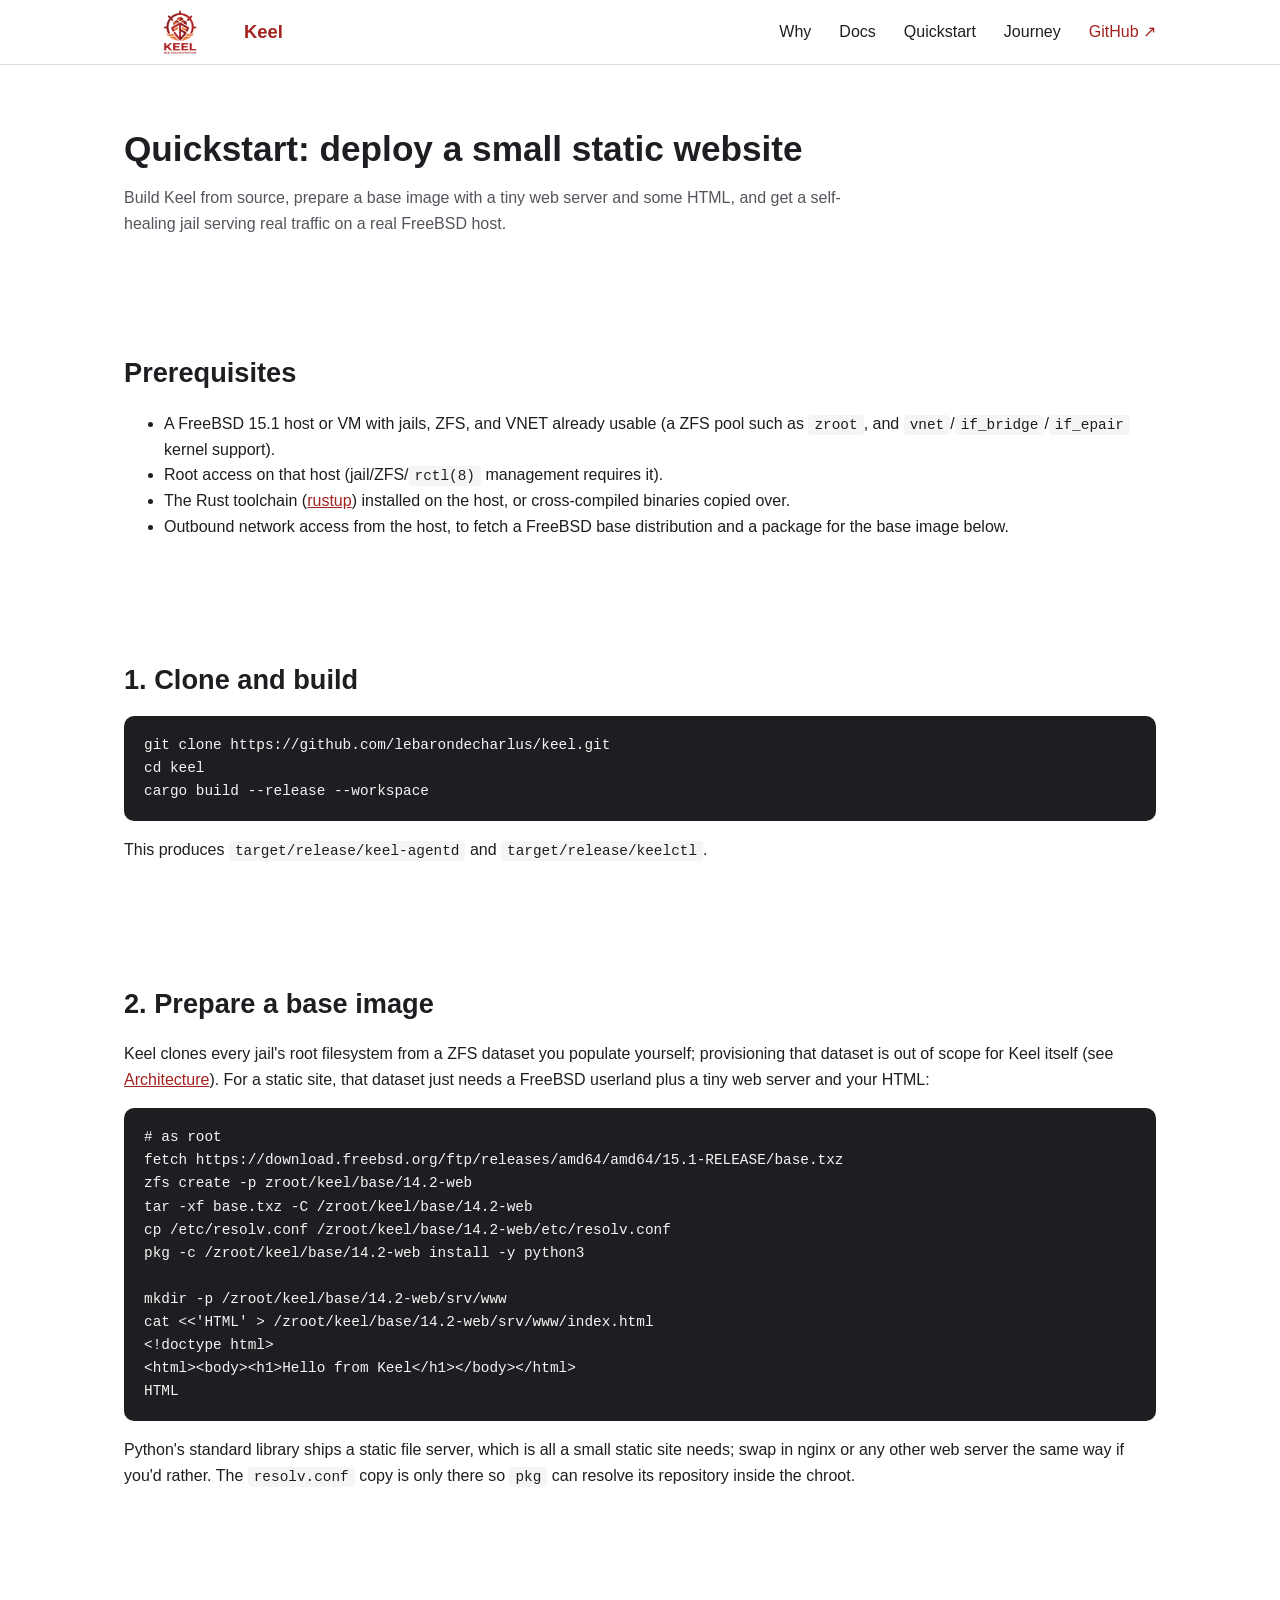
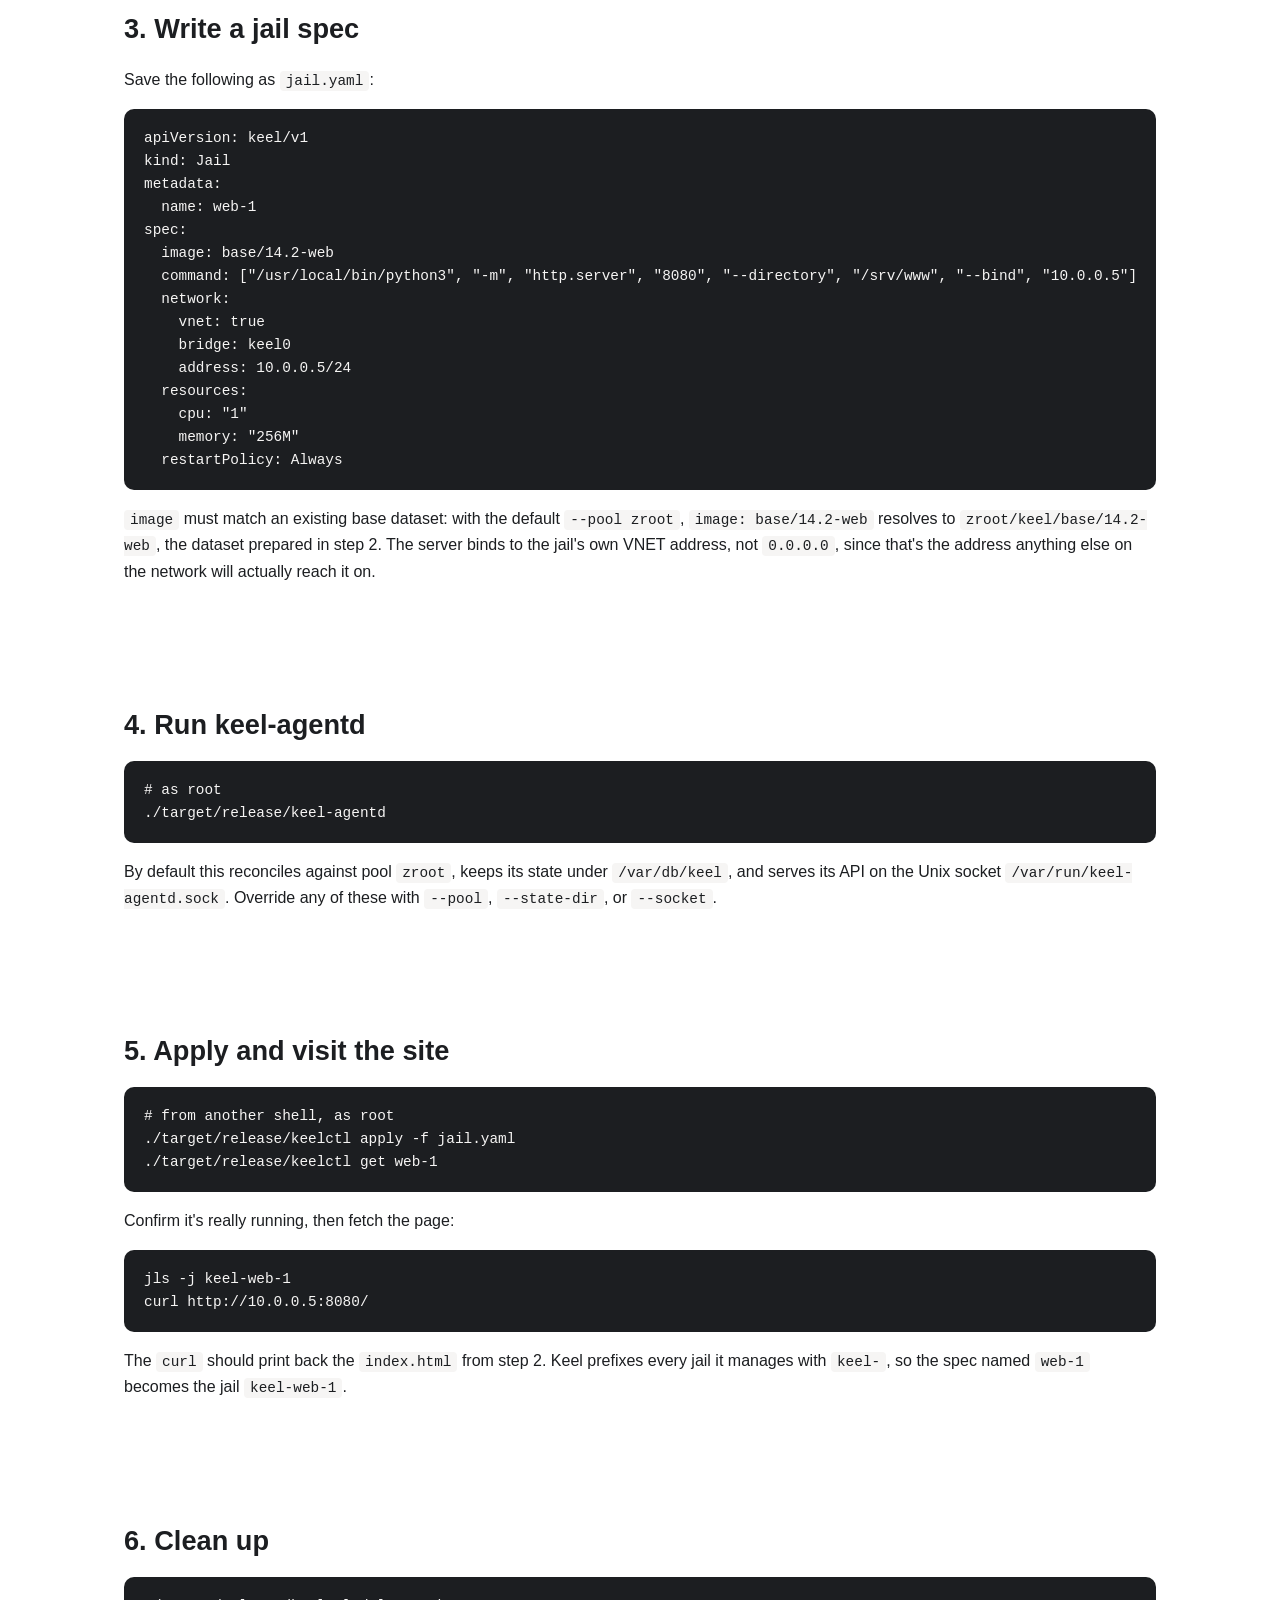
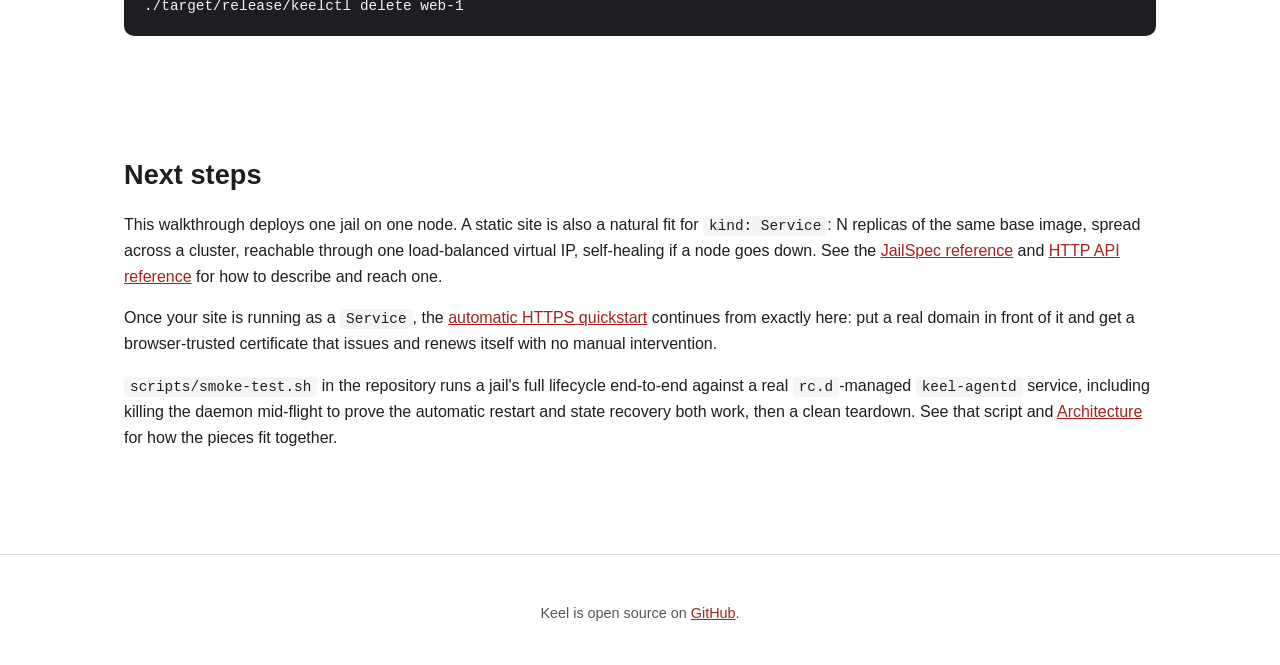
<file: site/quickstart.html>
<!doctype html>
<html lang="en">
<head>
<meta charset="utf-8">
<meta name="viewport" content="width=device-width, initial-scale=1">
<title>Quickstart · Keel</title>
<link rel="icon" href="assets/keel-logo.png">
<link rel="stylesheet" href="assets/style.css">
</head>
<body>
<header class="site-header">
  <div class="container nav">
    <a class="brand" href="index.html"><img src="assets/keel-logo.png" alt="Keel logo" class="brand-logo">Keel</a>
    <nav class="nav-links">
      <a href="why.html">Why</a>
      <div class="nav-dropdown">
        <a href="docs/index.html">Docs</a>
        <div class="nav-dropdown-menu">
          <a href="docs/architecture.html">Architecture</a>
          <a href="docs/jailspec.html">JailSpec Reference</a>
          <a href="docs/cli.html">CLI Reference</a>
          <a href="docs/api.html">HTTP API Reference</a>
        </div>
      </div>
      <div class="nav-dropdown">
        <a href="quickstart.html">Quickstart</a>
        <div class="nav-dropdown-menu">
          <a href="quickstart.html">Static Website</a>
          <a href="https-quickstart.html">Automatic HTTPS</a>
        </div>
      </div>
      <a href="journey.html">Journey</a>
      <a class="nav-github" href="https://github.com/lebarondecharlus/keel" target="_blank" rel="noopener">GitHub &#8599;</a>
    </nav>
  </div>
</header>
<main>
  <section class="page-header">
    <div class="container">
      <h1>Quickstart: deploy a small static website</h1>
      <p class="lead">Build Keel from source, prepare a base image with a tiny web server and some HTML, and get a self-healing jail serving real traffic on a real FreeBSD host.</p>
    </div>
  </section>

  <section id="prerequisites">
    <div class="container">
      <h2>Prerequisites</h2>
      <ul>
        <li>A FreeBSD 15.1 host or VM with jails, ZFS, and VNET already usable (a ZFS pool such as <code>zroot</code>, and <code>vnet</code>/<code>if_bridge</code>/<code>if_epair</code> kernel support).</li>
        <li>Root access on that host (jail/ZFS/<code>rctl(8)</code> management requires it).</li>
        <li>The Rust toolchain (<a href="https://rustup.rs" target="_blank" rel="noopener">rustup</a>) installed on the host, or cross-compiled binaries copied over.</li>
        <li>Outbound network access from the host, to fetch a FreeBSD base distribution and a package for the base image below.</li>
      </ul>
    </div>
  </section>

  <section id="build">
    <div class="container">
      <h2>1. Clone and build</h2>
      <pre>git clone https://github.com/lebarondecharlus/keel.git
cd keel
cargo build --release --workspace</pre>
      <p>This produces <code>target/release/keel-agentd</code> and <code>target/release/keelctl</code>.</p>
    </div>
  </section>

  <section id="base-image">
    <div class="container">
      <h2>2. Prepare a base image</h2>
      <p>Keel clones every jail's root filesystem from a ZFS dataset you populate yourself; provisioning that dataset is out of scope for Keel itself (see <a href="docs/architecture.html">Architecture</a>). For a static site, that dataset just needs a FreeBSD userland plus a tiny web server and your HTML:</p>
      <pre># as root
fetch https://download.freebsd.org/ftp/releases/amd64/amd64/15.1-RELEASE/base.txz
zfs create -p zroot/keel/base/14.2-web
tar -xf base.txz -C /zroot/keel/base/14.2-web
cp /etc/resolv.conf /zroot/keel/base/14.2-web/etc/resolv.conf
pkg -c /zroot/keel/base/14.2-web install -y python3

mkdir -p /zroot/keel/base/14.2-web/srv/www
cat <<'HTML' > /zroot/keel/base/14.2-web/srv/www/index.html
&lt;!doctype html&gt;
&lt;html&gt;&lt;body&gt;&lt;h1&gt;Hello from Keel&lt;/h1&gt;&lt;/body&gt;&lt;/html&gt;
HTML</pre>
      <p>Python's standard library ships a static file server, which is all a small static site needs; swap in nginx or any other web server the same way if you'd rather. The <code>resolv.conf</code> copy is only there so <code>pkg</code> can resolve its repository inside the chroot.</p>
    </div>
  </section>

  <section id="spec">
    <div class="container">
      <h2>3. Write a jail spec</h2>
      <p>Save the following as <code>jail.yaml</code>:</p>
      <pre>apiVersion: keel/v1
kind: Jail
metadata:
  name: web-1
spec:
  image: base/14.2-web
  command: ["/usr/local/bin/python3", "-m", "http.server", "8080", "--directory", "/srv/www", "--bind", "10.0.0.5"]
  network:
    vnet: true
    bridge: keel0
    address: 10.0.0.5/24
  resources:
    cpu: "1"
    memory: "256M"
  restartPolicy: Always</pre>
      <p><code>image</code> must match an existing base dataset: with the default <code>--pool zroot</code>, <code>image: base/14.2-web</code> resolves to <code>zroot/keel/base/14.2-web</code>, the dataset prepared in step 2. The server binds to the jail's own VNET address, not <code>0.0.0.0</code>, since that's the address anything else on the network will actually reach it on.</p>
    </div>
  </section>

  <section id="run">
    <div class="container">
      <h2>4. Run keel-agentd</h2>
      <pre># as root
./target/release/keel-agentd</pre>
      <p>By default this reconciles against pool <code>zroot</code>, keeps its state under <code>/var/db/keel</code>, and serves its API on the Unix socket <code>/var/run/keel-agentd.sock</code>. Override any of these with <code>--pool</code>, <code>--state-dir</code>, or <code>--socket</code>.</p>
    </div>
  </section>

  <section id="apply">
    <div class="container">
      <h2>5. Apply and visit the site</h2>
      <pre># from another shell, as root
./target/release/keelctl apply -f jail.yaml
./target/release/keelctl get web-1</pre>
      <p>Confirm it's really running, then fetch the page:</p>
      <pre>jls -j keel-web-1
curl http://10.0.0.5:8080/</pre>
      <p>The <code>curl</code> should print back the <code>index.html</code> from step 2. Keel prefixes every jail it manages with <code>keel-</code>, so the spec named <code>web-1</code> becomes the jail <code>keel-web-1</code>.</p>
    </div>
  </section>

  <section id="cleanup">
    <div class="container">
      <h2>6. Clean up</h2>
      <pre>./target/release/keelctl delete web-1</pre>
    </div>
  </section>

  <section id="next-steps">
    <div class="container">
      <h2>Next steps</h2>
      <p>This walkthrough deploys one jail on one node. A static site is also a natural fit for <code>kind: Service</code>: N replicas of the same base image, spread across a cluster, reachable through one load-balanced virtual IP, self-healing if a node goes down. See the <a href="docs/jailspec.html">JailSpec reference</a> and <a href="docs/api.html#services">HTTP API reference</a> for how to describe and reach one.</p>
      <p>Once your site is running as a <code>Service</code>, the <a href="https-quickstart.html">automatic HTTPS quickstart</a> continues from exactly here: put a real domain in front of it and get a browser-trusted certificate that issues and renews itself with no manual intervention.</p>
      <p><code>scripts/smoke-test.sh</code> in the repository runs a jail's full lifecycle end-to-end against a real <code>rc.d</code>-managed <code>keel-agentd</code> service, including killing the daemon mid-flight to prove the automatic restart and state recovery both work, then a clean teardown. See that script and <a href="docs/architecture.html">Architecture</a> for how the pieces fit together.</p>
    </div>
  </section>
</main>
<footer class="site-footer">
  <div class="container">
    <p>Keel is open source on <a href="https://github.com/lebarondecharlus/keel" target="_blank" rel="noopener">GitHub</a>.</p>
  </div>
</footer>
</body>
</html>
</file>
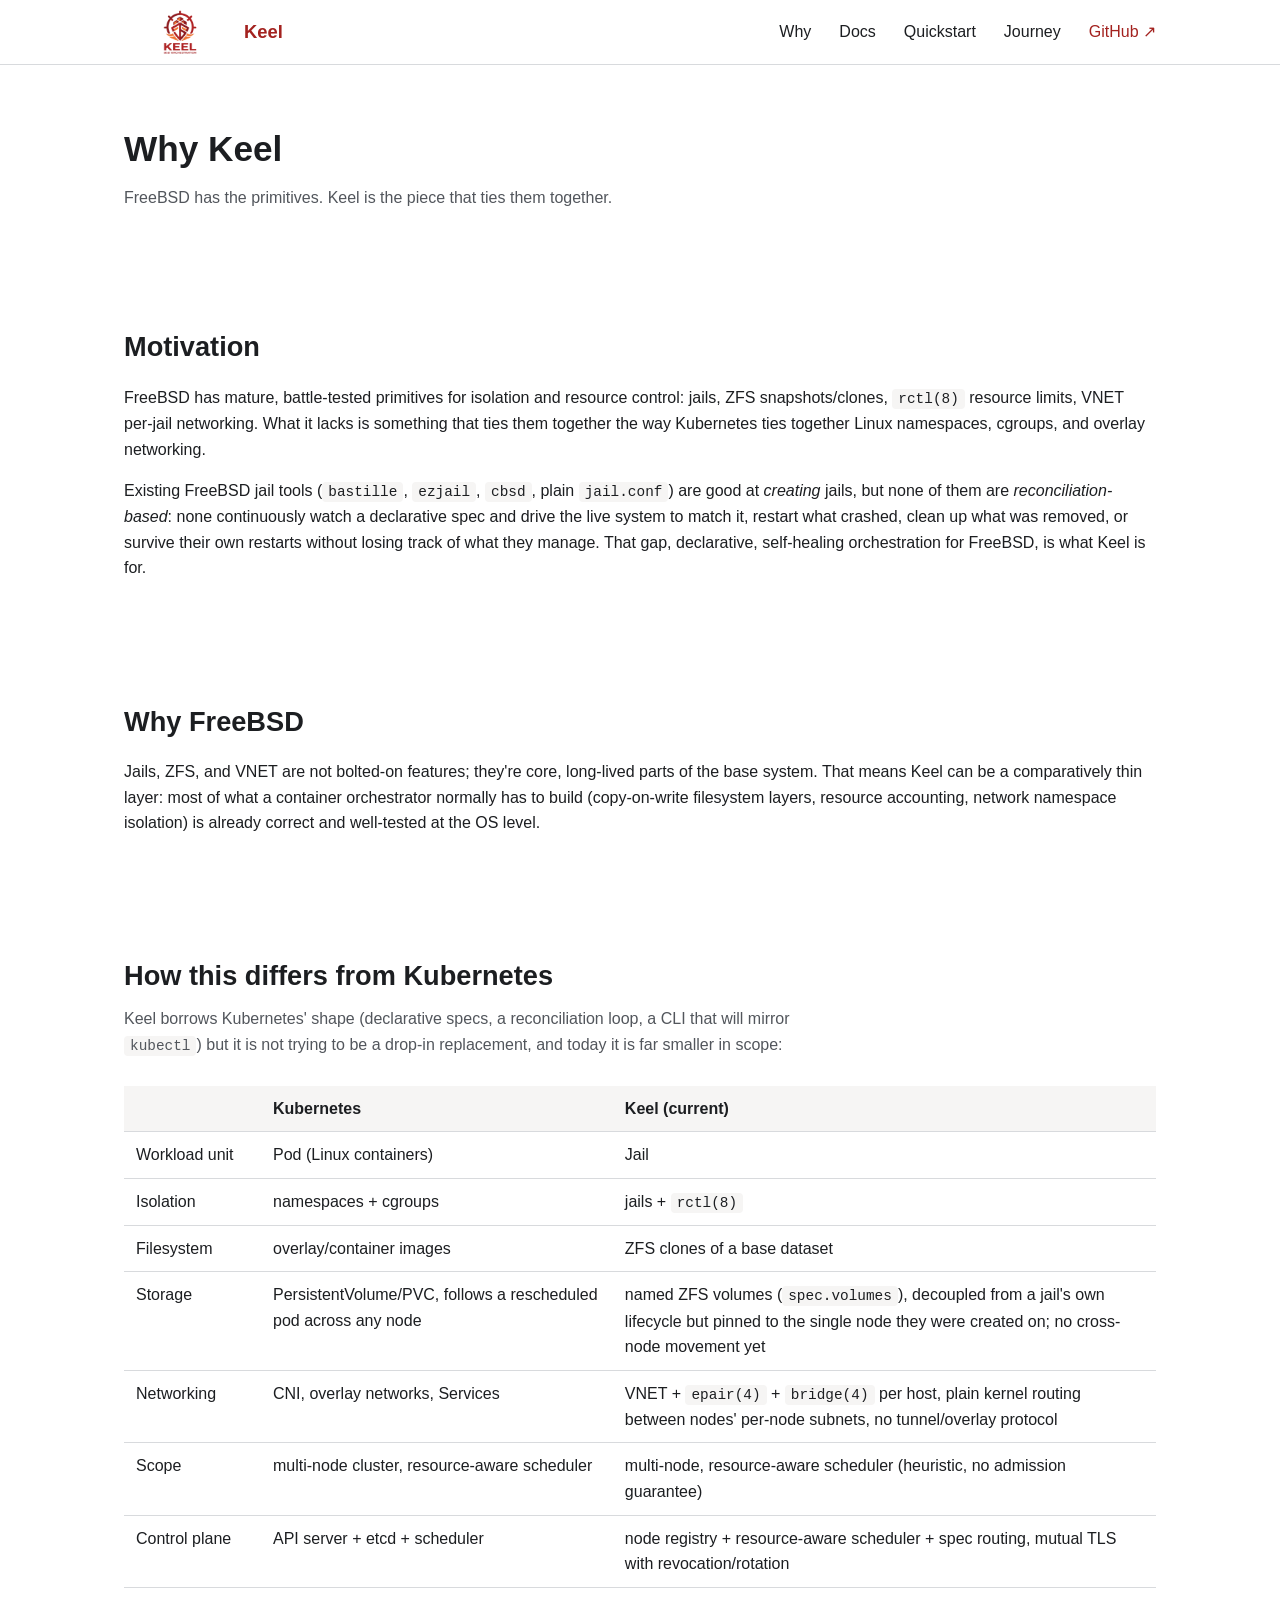
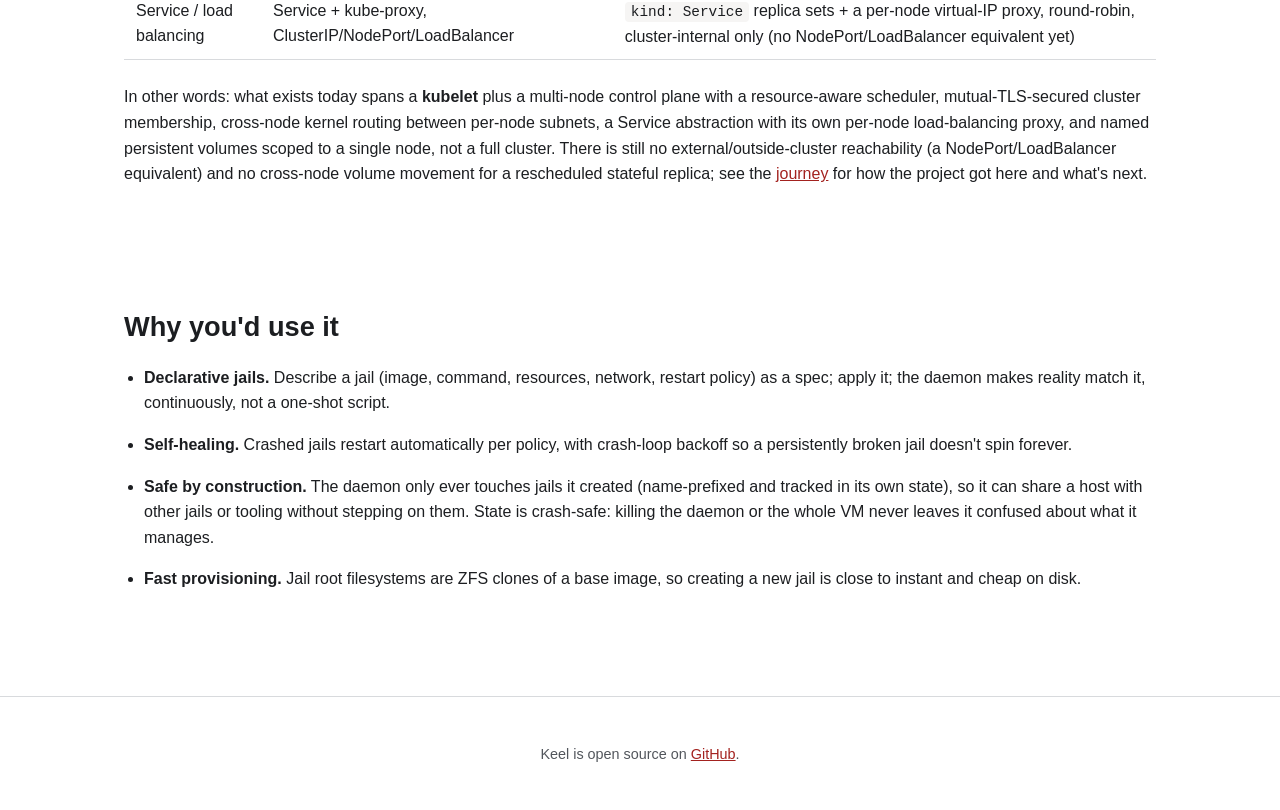
<file: site/why.html>
<!doctype html>
<html lang="en">
<head>
<meta charset="utf-8">
<meta name="viewport" content="width=device-width, initial-scale=1">
<title>Why Keel · Keel</title>
<link rel="icon" href="assets/keel-logo.png">
<link rel="stylesheet" href="assets/style.css">
</head>
<body>
<header class="site-header">
  <div class="container nav">
    <a class="brand" href="index.html"><img src="assets/keel-logo.png" alt="Keel logo" class="brand-logo">Keel</a>
    <nav class="nav-links">
      <a href="why.html">Why</a>
      <div class="nav-dropdown">
        <a href="docs/index.html">Docs</a>
        <div class="nav-dropdown-menu">
          <a href="docs/architecture.html">Architecture</a>
          <a href="docs/jailspec.html">JailSpec Reference</a>
          <a href="docs/cli.html">CLI Reference</a>
          <a href="docs/api.html">HTTP API Reference</a>
        </div>
      </div>
      <div class="nav-dropdown">
        <a href="quickstart.html">Quickstart</a>
        <div class="nav-dropdown-menu">
          <a href="quickstart.html">Static Website</a>
          <a href="https-quickstart.html">Automatic HTTPS</a>
        </div>
      </div>
      <a href="journey.html">Journey</a>
      <a class="nav-github" href="https://github.com/lebarondecharlus/keel" target="_blank" rel="noopener">GitHub &#8599;</a>
    </nav>
  </div>
</header>
<main>
  <section class="page-header">
    <div class="container">
      <h1>Why Keel</h1>
      <p class="lead">FreeBSD has the primitives. Keel is the piece that ties them together.</p>
    </div>
  </section>

  <section id="motivation">
    <div class="container">
      <h2>Motivation</h2>
      <p>FreeBSD has mature, battle-tested primitives for isolation and resource control: jails, ZFS snapshots/clones, <code>rctl(8)</code> resource limits, VNET per-jail networking. What it lacks is something that ties them together the way Kubernetes ties together Linux namespaces, cgroups, and overlay networking.</p>
      <p>Existing FreeBSD jail tools (<code>bastille</code>, <code>ezjail</code>, <code>cbsd</code>, plain <code>jail.conf</code>) are good at <em>creating</em> jails, but none of them are <em>reconciliation-based</em>: none continuously watch a declarative spec and drive the live system to match it, restart what crashed, clean up what was removed, or survive their own restarts without losing track of what they manage. That gap, declarative, self-healing orchestration for FreeBSD, is what Keel is for.</p>
    </div>
  </section>

  <section id="why-freebsd">
    <div class="container">
      <h2>Why FreeBSD</h2>
      <p>Jails, ZFS, and VNET are not bolted-on features; they're core, long-lived parts of the base system. That means Keel can be a comparatively thin layer: most of what a container orchestrator normally has to build (copy-on-write filesystem layers, resource accounting, network namespace isolation) is already correct and well-tested at the OS level.</p>
    </div>
  </section>

  <section id="vs-kubernetes">
    <div class="container">
      <h2>How this differs from Kubernetes</h2>
      <p class="lead">Keel borrows Kubernetes' shape (declarative specs, a reconciliation loop, a CLI that will mirror <code>kubectl</code>) but it is not trying to be a drop-in replacement, and today it is far smaller in scope:</p>
      <table class="vs-table">
        <thead><tr><th></th><th>Kubernetes</th><th>Keel (current)</th></tr></thead>
        <tbody>
          <tr><td>Workload unit</td><td>Pod (Linux containers)</td><td>Jail</td></tr>
          <tr><td>Isolation</td><td>namespaces + cgroups</td><td>jails + <code>rctl(8)</code></td></tr>
          <tr><td>Filesystem</td><td>overlay/container images</td><td>ZFS clones of a base dataset</td></tr>
          <tr><td>Storage</td><td>PersistentVolume/PVC, follows a rescheduled pod across any node</td><td>named ZFS volumes (<code>spec.volumes</code>), decoupled from a jail's own lifecycle but pinned to the single node they were created on; no cross-node movement yet</td></tr>
          <tr><td>Networking</td><td>CNI, overlay networks, Services</td><td>VNET + <code>epair(4)</code> + <code>bridge(4)</code> per host, plain kernel routing between nodes' per-node subnets, no tunnel/overlay protocol</td></tr>
          <tr><td>Scope</td><td>multi-node cluster, resource-aware scheduler</td><td>multi-node, resource-aware scheduler (heuristic, no admission guarantee)</td></tr>
          <tr><td>Control plane</td><td>API server + etcd + scheduler</td><td>node registry + resource-aware scheduler + spec routing, mutual TLS with revocation/rotation</td></tr>
          <tr><td>Service / load balancing</td><td>Service + kube-proxy, ClusterIP/NodePort/LoadBalancer</td><td><code>kind: Service</code> replica sets + a per-node virtual-IP proxy, round-robin, cluster-internal only (no NodePort/LoadBalancer equivalent yet)</td></tr>
        </tbody>
      </table>
      <p>In other words: what exists today spans a <strong>kubelet</strong> plus a multi-node control plane with a resource-aware scheduler, mutual-TLS-secured cluster membership, cross-node kernel routing between per-node subnets, a Service abstraction with its own per-node load-balancing proxy, and named persistent volumes scoped to a single node, not a full cluster. There is still no external/outside-cluster reachability (a NodePort/LoadBalancer equivalent) and no cross-node volume movement for a rescheduled stateful replica; see the <a href="journey.html">journey</a> for how the project got here and what's next.</p>
    </div>
  </section>

  <section id="why-youd-use-it">
    <div class="container">
      <h2>Why you'd use it</h2>
      <ul class="feature-list">
        <li><strong>Declarative jails.</strong> Describe a jail (image, command, resources, network, restart policy) as a spec; apply it; the daemon makes reality match it, continuously, not a one-shot script.</li>
        <li><strong>Self-healing.</strong> Crashed jails restart automatically per policy, with crash-loop backoff so a persistently broken jail doesn't spin forever.</li>
        <li><strong>Safe by construction.</strong> The daemon only ever touches jails it created (name-prefixed and tracked in its own state), so it can share a host with other jails or tooling without stepping on them. State is crash-safe: killing the daemon or the whole VM never leaves it confused about what it manages.</li>
        <li><strong>Fast provisioning.</strong> Jail root filesystems are ZFS clones of a base image, so creating a new jail is close to instant and cheap on disk.</li>
      </ul>
    </div>
  </section>
</main>
<footer class="site-footer">
  <div class="container">
    <p>Keel is open source on <a href="https://github.com/lebarondecharlus/keel" target="_blank" rel="noopener">GitHub</a>.</p>
  </div>
</footer>
</body>
</html>
</file>
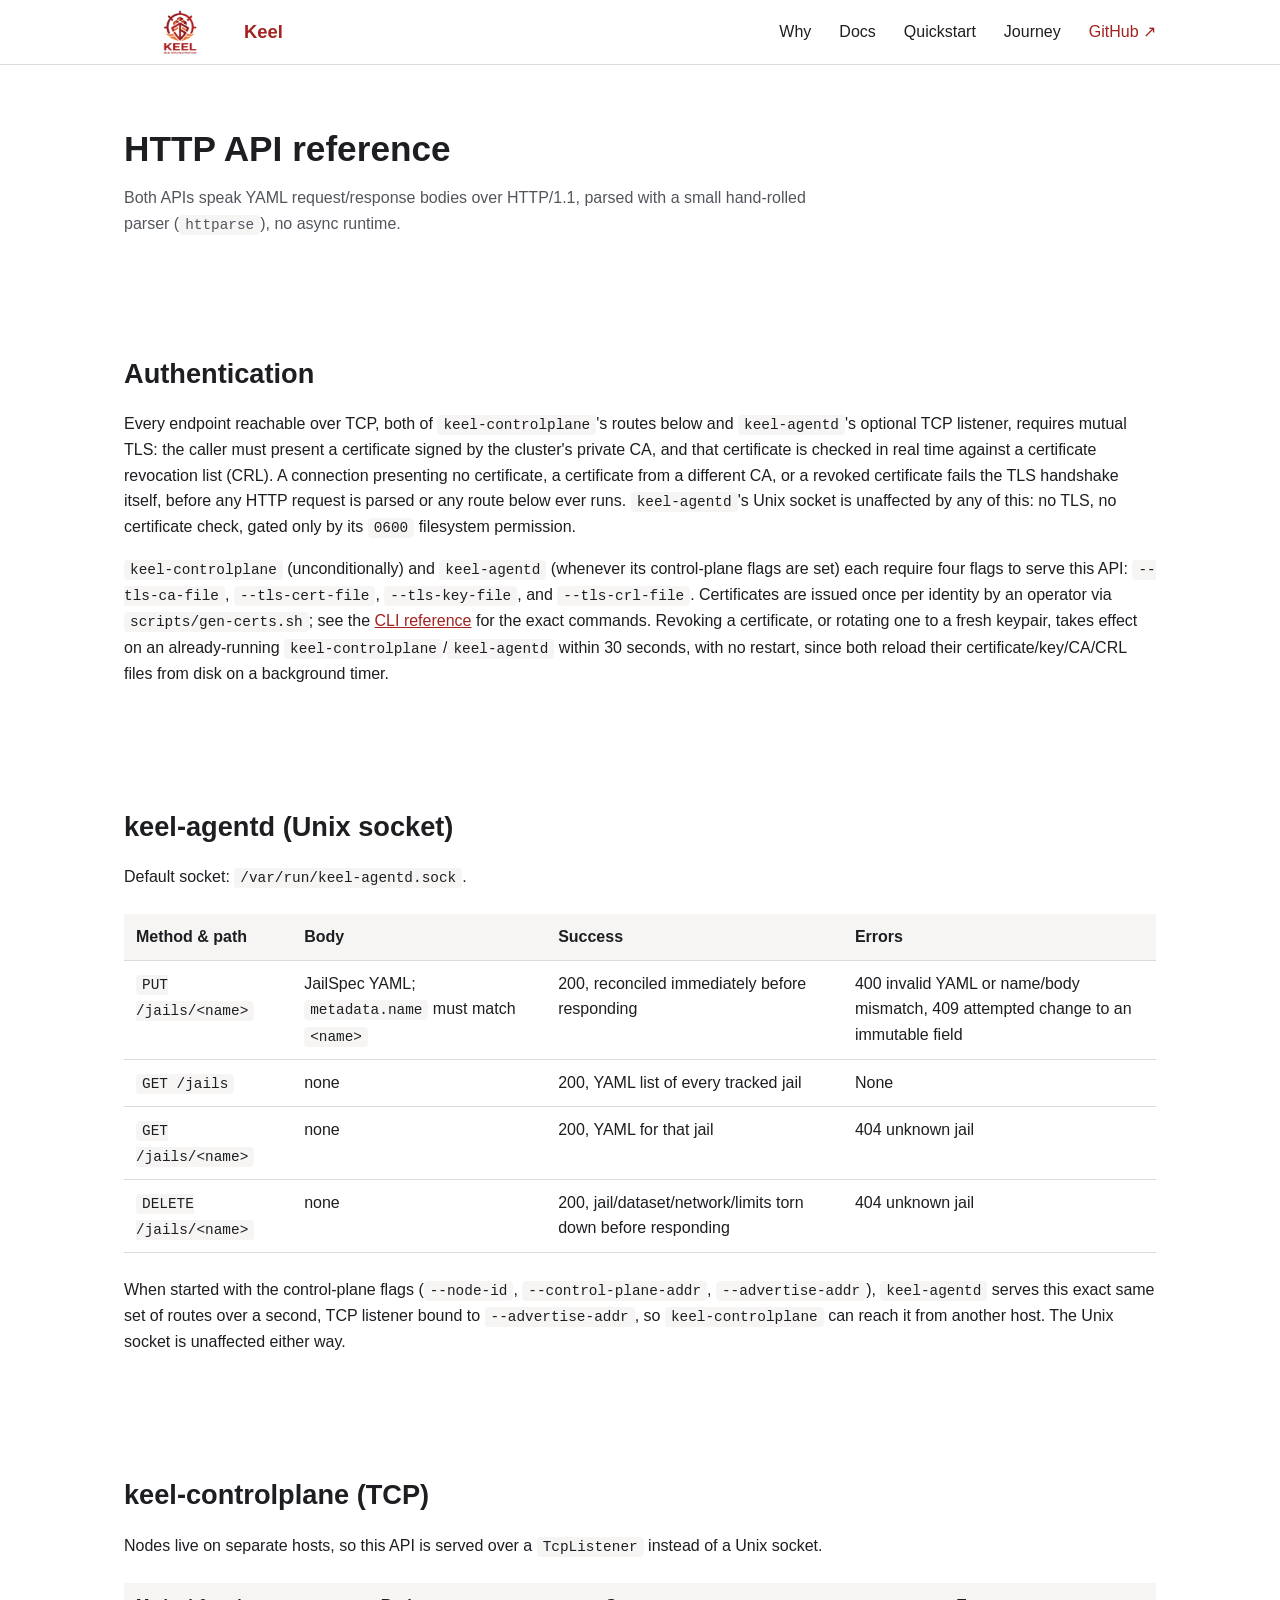
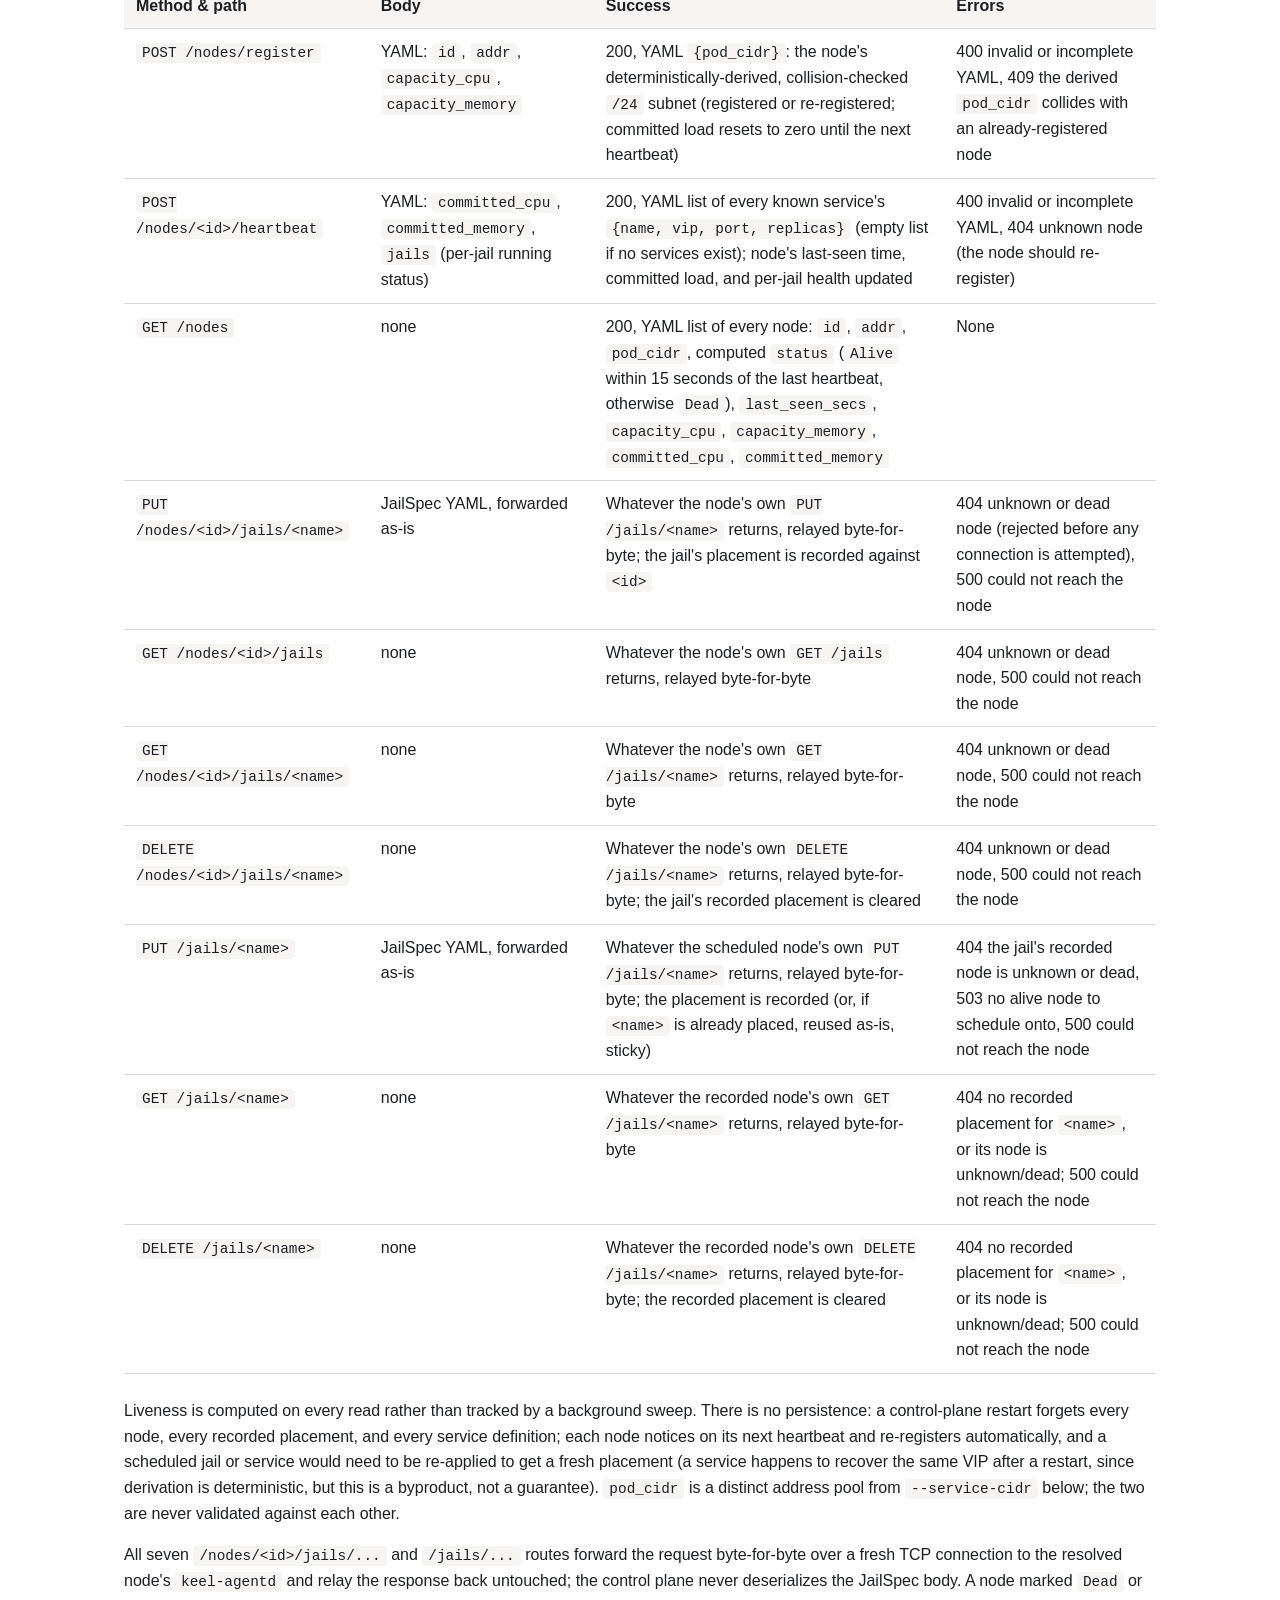
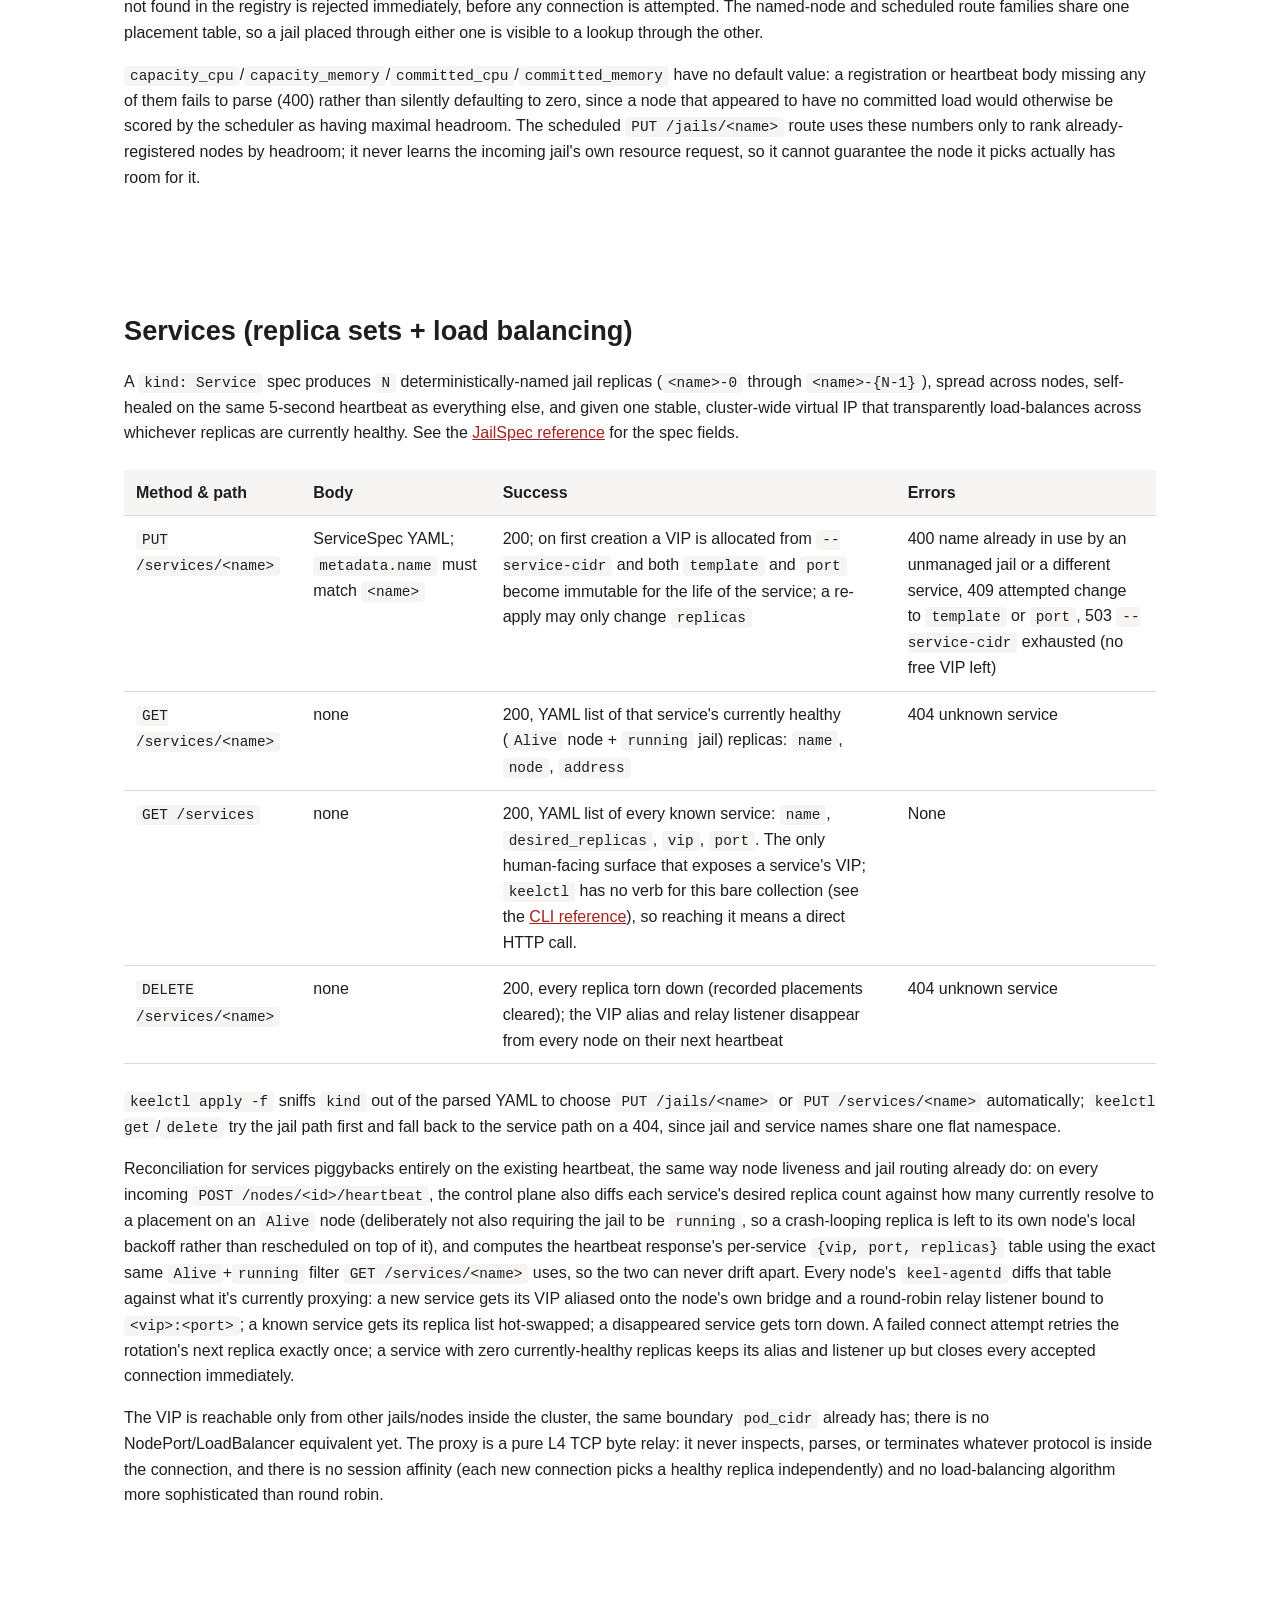
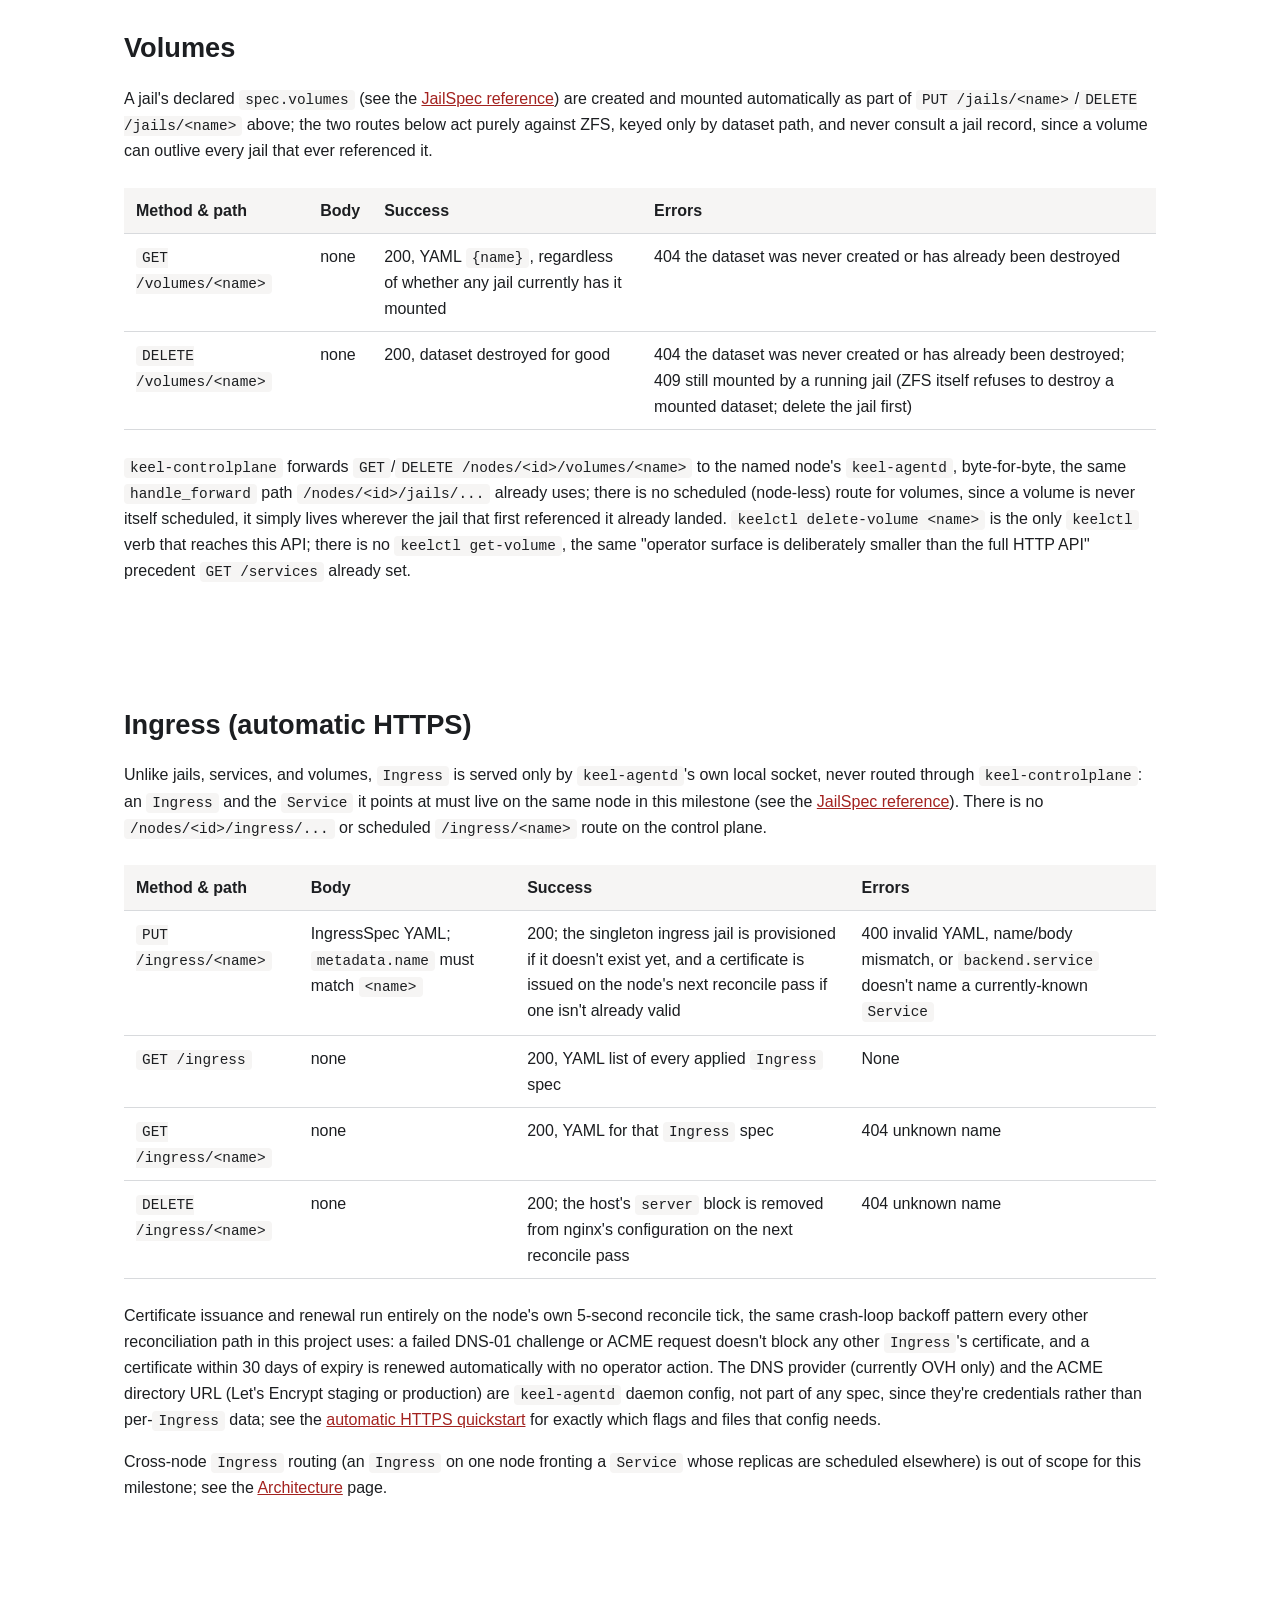
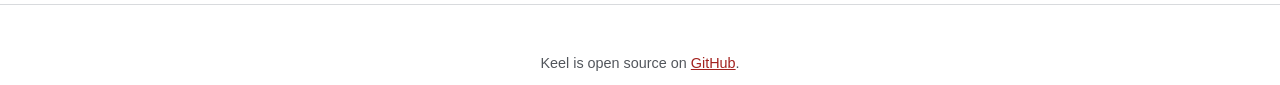
<file: site/docs/api.html>
<!doctype html>
<html lang="en">
<head>
<meta charset="utf-8">
<meta name="viewport" content="width=device-width, initial-scale=1">
<title>HTTP API Reference · Keel Docs</title>
<link rel="icon" href="../assets/keel-logo.png">
<link rel="stylesheet" href="../assets/style.css">
</head>
<body>
<header class="site-header">
  <div class="container nav">
    <a class="brand" href="../index.html"><img src="../assets/keel-logo.png" alt="Keel logo" class="brand-logo">Keel</a>
    <nav class="nav-links">
      <a href="../why.html">Why</a>
      <div class="nav-dropdown">
        <a href="index.html">Docs</a>
        <div class="nav-dropdown-menu">
          <a href="architecture.html">Architecture</a>
          <a href="jailspec.html">JailSpec Reference</a>
          <a href="cli.html">CLI Reference</a>
          <a href="api.html">HTTP API Reference</a>
        </div>
      </div>
      <div class="nav-dropdown">
        <a href="../quickstart.html">Quickstart</a>
        <div class="nav-dropdown-menu">
          <a href="../quickstart.html">Static Website</a>
          <a href="../https-quickstart.html">Automatic HTTPS</a>
        </div>
      </div>
      <a href="../journey.html">Journey</a>
      <a class="nav-github" href="https://github.com/lebarondecharlus/keel" target="_blank" rel="noopener">GitHub &#8599;</a>
    </nav>
  </div>
</header>
<main>
  <section class="page-header">
    <div class="container">
      <h1>HTTP API reference</h1>
      <p class="lead">Both APIs speak YAML request/response bodies over HTTP/1.1, parsed with a small hand-rolled parser (<code>httparse</code>), no async runtime.</p>
    </div>
  </section>

  <section id="authentication">
    <div class="container">
      <h2>Authentication</h2>
      <p>Every endpoint reachable over TCP, both of <code>keel-controlplane</code>'s routes below and <code>keel-agentd</code>'s optional TCP listener, requires mutual TLS: the caller must present a certificate signed by the cluster's private CA, and that certificate is checked in real time against a certificate revocation list (CRL). A connection presenting no certificate, a certificate from a different CA, or a revoked certificate fails the TLS handshake itself, before any HTTP request is parsed or any route below ever runs. <code>keel-agentd</code>'s Unix socket is unaffected by any of this: no TLS, no certificate check, gated only by its <code>0600</code> filesystem permission.</p>
      <p><code>keel-controlplane</code> (unconditionally) and <code>keel-agentd</code> (whenever its control-plane flags are set) each require four flags to serve this API: <code>--tls-ca-file</code>, <code>--tls-cert-file</code>, <code>--tls-key-file</code>, and <code>--tls-crl-file</code>. Certificates are issued once per identity by an operator via <code>scripts/gen-certs.sh</code>; see the <a href="cli.html#certificates">CLI reference</a> for the exact commands. Revoking a certificate, or rotating one to a fresh keypair, takes effect on an already-running <code>keel-controlplane</code>/<code>keel-agentd</code> within 30 seconds, with no restart, since both reload their certificate/key/CA/CRL files from disk on a background timer.</p>
    </div>
  </section>

  <section id="agentd">
    <div class="container">
      <h2>keel-agentd (Unix socket)</h2>
      <p>Default socket: <code>/var/run/keel-agentd.sock</code>.</p>
      <table>
        <thead><tr><th>Method &amp; path</th><th>Body</th><th>Success</th><th>Errors</th></tr></thead>
        <tbody>
          <tr><td><code>PUT /jails/&lt;name&gt;</code></td><td>JailSpec YAML; <code>metadata.name</code> must match <code>&lt;name&gt;</code></td><td>200, reconciled immediately before responding</td><td>400 invalid YAML or name/body mismatch, 409 attempted change to an immutable field</td></tr>
          <tr><td><code>GET /jails</code></td><td>none</td><td>200, YAML list of every tracked jail</td><td>None</td></tr>
          <tr><td><code>GET /jails/&lt;name&gt;</code></td><td>none</td><td>200, YAML for that jail</td><td>404 unknown jail</td></tr>
          <tr><td><code>DELETE /jails/&lt;name&gt;</code></td><td>none</td><td>200, jail/dataset/network/limits torn down before responding</td><td>404 unknown jail</td></tr>
        </tbody>
      </table>
      <p>When started with the control-plane flags (<code>--node-id</code>, <code>--control-plane-addr</code>, <code>--advertise-addr</code>), <code>keel-agentd</code> serves this exact same set of routes over a second, TCP listener bound to <code>--advertise-addr</code>, so <code>keel-controlplane</code> can reach it from another host. The Unix socket is unaffected either way.</p>
    </div>
  </section>

  <section id="controlplane">
    <div class="container">
      <h2>keel-controlplane (TCP)</h2>
      <p>Nodes live on separate hosts, so this API is served over a <code>TcpListener</code> instead of a Unix socket.</p>
      <table>
        <thead><tr><th>Method &amp; path</th><th>Body</th><th>Success</th><th>Errors</th></tr></thead>
        <tbody>
          <tr><td><code>POST /nodes/register</code></td><td>YAML: <code>id</code>, <code>addr</code>, <code>capacity_cpu</code>, <code>capacity_memory</code></td><td>200, YAML <code>{pod_cidr}</code>: the node's deterministically-derived, collision-checked <code>/24</code> subnet (registered or re-registered; committed load resets to zero until the next heartbeat)</td><td>400 invalid or incomplete YAML, 409 the derived <code>pod_cidr</code> collides with an already-registered node</td></tr>
          <tr><td><code>POST /nodes/&lt;id&gt;/heartbeat</code></td><td>YAML: <code>committed_cpu</code>, <code>committed_memory</code>, <code>jails</code> (per-jail running status)</td><td>200, YAML list of every known service's <code>{name, vip, port, replicas}</code> (empty list if no services exist); node's last-seen time, committed load, and per-jail health updated</td><td>400 invalid or incomplete YAML, 404 unknown node (the node should re-register)</td></tr>
          <tr><td><code>GET /nodes</code></td><td>none</td><td>200, YAML list of every node: <code>id</code>, <code>addr</code>, <code>pod_cidr</code>, computed <code>status</code> (<code>Alive</code> within 15 seconds of the last heartbeat, otherwise <code>Dead</code>), <code>last_seen_secs</code>, <code>capacity_cpu</code>, <code>capacity_memory</code>, <code>committed_cpu</code>, <code>committed_memory</code></td><td>None</td></tr>
          <tr><td><code>PUT /nodes/&lt;id&gt;/jails/&lt;name&gt;</code></td><td>JailSpec YAML, forwarded as-is</td><td>Whatever the node's own <code>PUT /jails/&lt;name&gt;</code> returns, relayed byte-for-byte; the jail's placement is recorded against <code>&lt;id&gt;</code></td><td>404 unknown or dead node (rejected before any connection is attempted), 500 could not reach the node</td></tr>
          <tr><td><code>GET /nodes/&lt;id&gt;/jails</code></td><td>none</td><td>Whatever the node's own <code>GET /jails</code> returns, relayed byte-for-byte</td><td>404 unknown or dead node, 500 could not reach the node</td></tr>
          <tr><td><code>GET /nodes/&lt;id&gt;/jails/&lt;name&gt;</code></td><td>none</td><td>Whatever the node's own <code>GET /jails/&lt;name&gt;</code> returns, relayed byte-for-byte</td><td>404 unknown or dead node, 500 could not reach the node</td></tr>
          <tr><td><code>DELETE /nodes/&lt;id&gt;/jails/&lt;name&gt;</code></td><td>none</td><td>Whatever the node's own <code>DELETE /jails/&lt;name&gt;</code> returns, relayed byte-for-byte; the jail's recorded placement is cleared</td><td>404 unknown or dead node, 500 could not reach the node</td></tr>
          <tr><td><code>PUT /jails/&lt;name&gt;</code></td><td>JailSpec YAML, forwarded as-is</td><td>Whatever the scheduled node's own <code>PUT /jails/&lt;name&gt;</code> returns, relayed byte-for-byte; the placement is recorded (or, if <code>&lt;name&gt;</code> is already placed, reused as-is, sticky)</td><td>404 the jail's recorded node is unknown or dead, 503 no alive node to schedule onto, 500 could not reach the node</td></tr>
          <tr><td><code>GET /jails/&lt;name&gt;</code></td><td>none</td><td>Whatever the recorded node's own <code>GET /jails/&lt;name&gt;</code> returns, relayed byte-for-byte</td><td>404 no recorded placement for <code>&lt;name&gt;</code>, or its node is unknown/dead; 500 could not reach the node</td></tr>
          <tr><td><code>DELETE /jails/&lt;name&gt;</code></td><td>none</td><td>Whatever the recorded node's own <code>DELETE /jails/&lt;name&gt;</code> returns, relayed byte-for-byte; the recorded placement is cleared</td><td>404 no recorded placement for <code>&lt;name&gt;</code>, or its node is unknown/dead; 500 could not reach the node</td></tr>
        </tbody>
      </table>
      <p>Liveness is computed on every read rather than tracked by a background sweep. There is no persistence: a control-plane restart forgets every node, every recorded placement, and every service definition; each node notices on its next heartbeat and re-registers automatically, and a scheduled jail or service would need to be re-applied to get a fresh placement (a service happens to recover the same VIP after a restart, since derivation is deterministic, but this is a byproduct, not a guarantee). <code>pod_cidr</code> is a distinct address pool from <code>--service-cidr</code> below; the two are never validated against each other.</p>
      <p>All seven <code>/nodes/&lt;id&gt;/jails/...</code> and <code>/jails/...</code> routes forward the request byte-for-byte over a fresh TCP connection to the resolved node's <code>keel-agentd</code> and relay the response back untouched; the control plane never deserializes the JailSpec body. A node marked <code>Dead</code> or not found in the registry is rejected immediately, before any connection is attempted. The named-node and scheduled route families share one placement table, so a jail placed through either one is visible to a lookup through the other.</p>
      <p><code>capacity_cpu</code>/<code>capacity_memory</code>/<code>committed_cpu</code>/<code>committed_memory</code> have no default value: a registration or heartbeat body missing any of them fails to parse (400) rather than silently defaulting to zero, since a node that appeared to have no committed load would otherwise be scored by the scheduler as having maximal headroom. The scheduled <code>PUT /jails/&lt;name&gt;</code> route uses these numbers only to rank already-registered nodes by headroom; it never learns the incoming jail's own resource request, so it cannot guarantee the node it picks actually has room for it.</p>
    </div>
  </section>

  <section id="services">
    <div class="container">
      <h2>Services (replica sets + load balancing)</h2>
      <p>A <code>kind: Service</code> spec produces <code>N</code> deterministically-named jail replicas (<code>&lt;name&gt;-0</code> through <code>&lt;name&gt;-{N-1}</code>), spread across nodes, self-healed on the same 5-second heartbeat as everything else, and given one stable, cluster-wide virtual IP that transparently load-balances across whichever replicas are currently healthy. See the <a href="jailspec.html#service">JailSpec reference</a> for the spec fields.</p>
      <table>
        <thead><tr><th>Method &amp; path</th><th>Body</th><th>Success</th><th>Errors</th></tr></thead>
        <tbody>
          <tr><td><code>PUT /services/&lt;name&gt;</code></td><td>ServiceSpec YAML; <code>metadata.name</code> must match <code>&lt;name&gt;</code></td><td>200; on first creation a VIP is allocated from <code>--service-cidr</code> and both <code>template</code> and <code>port</code> become immutable for the life of the service; a re-apply may only change <code>replicas</code></td><td>400 name already in use by an unmanaged jail or a different service, 409 attempted change to <code>template</code> or <code>port</code>, 503 <code>--service-cidr</code> exhausted (no free VIP left)</td></tr>
          <tr><td><code>GET /services/&lt;name&gt;</code></td><td>none</td><td>200, YAML list of that service's currently healthy (<code>Alive</code> node + <code>running</code> jail) replicas: <code>name</code>, <code>node</code>, <code>address</code></td><td>404 unknown service</td></tr>
          <tr><td><code>GET /services</code></td><td>none</td><td>200, YAML list of every known service: <code>name</code>, <code>desired_replicas</code>, <code>vip</code>, <code>port</code>. The only human-facing surface that exposes a service's VIP; <code>keelctl</code> has no verb for this bare collection (see the <a href="cli.html">CLI reference</a>), so reaching it means a direct HTTP call.</td><td>None</td></tr>
          <tr><td><code>DELETE /services/&lt;name&gt;</code></td><td>none</td><td>200, every replica torn down (recorded placements cleared); the VIP alias and relay listener disappear from every node on their next heartbeat</td><td>404 unknown service</td></tr>
        </tbody>
      </table>
      <p><code>keelctl apply -f</code> sniffs <code>kind</code> out of the parsed YAML to choose <code>PUT /jails/&lt;name&gt;</code> or <code>PUT /services/&lt;name&gt;</code> automatically; <code>keelctl get</code>/<code>delete</code> try the jail path first and fall back to the service path on a 404, since jail and service names share one flat namespace.</p>
      <p>Reconciliation for services piggybacks entirely on the existing heartbeat, the same way node liveness and jail routing already do: on every incoming <code>POST /nodes/&lt;id&gt;/heartbeat</code>, the control plane also diffs each service's desired replica count against how many currently resolve to a placement on an <code>Alive</code> node (deliberately not also requiring the jail to be <code>running</code>, so a crash-looping replica is left to its own node's local backoff rather than rescheduled on top of it), and computes the heartbeat response's per-service <code>{vip, port, replicas}</code> table using the exact same <code>Alive</code>+<code>running</code> filter <code>GET /services/&lt;name&gt;</code> uses, so the two can never drift apart. Every node's <code>keel-agentd</code> diffs that table against what it's currently proxying: a new service gets its VIP aliased onto the node's own bridge and a round-robin relay listener bound to <code>&lt;vip&gt;:&lt;port&gt;</code>; a known service gets its replica list hot-swapped; a disappeared service gets torn down. A failed connect attempt retries the rotation's next replica exactly once; a service with zero currently-healthy replicas keeps its alias and listener up but closes every accepted connection immediately.</p>
      <p>The VIP is reachable only from other jails/nodes inside the cluster, the same boundary <code>pod_cidr</code> already has; there is no NodePort/LoadBalancer equivalent yet. The proxy is a pure L4 TCP byte relay: it never inspects, parses, or terminates whatever protocol is inside the connection, and there is no session affinity (each new connection picks a healthy replica independently) and no load-balancing algorithm more sophisticated than round robin.</p>
    </div>
  </section>

  <section id="volumes">
    <div class="container">
      <h2>Volumes</h2>
      <p>A jail's declared <code>spec.volumes</code> (see the <a href="jailspec.html#volumes">JailSpec reference</a>) are created and mounted automatically as part of <code>PUT /jails/&lt;name&gt;</code>/<code>DELETE /jails/&lt;name&gt;</code> above; the two routes below act purely against ZFS, keyed only by dataset path, and never consult a jail record, since a volume can outlive every jail that ever referenced it.</p>
      <table>
        <thead><tr><th>Method &amp; path</th><th>Body</th><th>Success</th><th>Errors</th></tr></thead>
        <tbody>
          <tr><td><code>GET /volumes/&lt;name&gt;</code></td><td>none</td><td>200, YAML <code>{name}</code>, regardless of whether any jail currently has it mounted</td><td>404 the dataset was never created or has already been destroyed</td></tr>
          <tr><td><code>DELETE /volumes/&lt;name&gt;</code></td><td>none</td><td>200, dataset destroyed for good</td><td>404 the dataset was never created or has already been destroyed; 409 still mounted by a running jail (ZFS itself refuses to destroy a mounted dataset; delete the jail first)</td></tr>
        </tbody>
      </table>
      <p><code>keel-controlplane</code> forwards <code>GET</code>/<code>DELETE /nodes/&lt;id&gt;/volumes/&lt;name&gt;</code> to the named node's <code>keel-agentd</code>, byte-for-byte, the same <code>handle_forward</code> path <code>/nodes/&lt;id&gt;/jails/...</code> already uses; there is no scheduled (node-less) route for volumes, since a volume is never itself scheduled, it simply lives wherever the jail that first referenced it already landed. <code>keelctl delete-volume &lt;name&gt;</code> is the only <code>keelctl</code> verb that reaches this API; there is no <code>keelctl get-volume</code>, the same "operator surface is deliberately smaller than the full HTTP API" precedent <code>GET /services</code> already set.</p>
    </div>
  </section>

  <section id="ingress">
    <div class="container">
      <h2>Ingress (automatic HTTPS)</h2>
      <p>Unlike jails, services, and volumes, <code>Ingress</code> is served only by <code>keel-agentd</code>'s own local socket, never routed through <code>keel-controlplane</code>: an <code>Ingress</code> and the <code>Service</code> it points at must live on the same node in this milestone (see the <a href="jailspec.html#ingress">JailSpec reference</a>). There is no <code>/nodes/&lt;id&gt;/ingress/...</code> or scheduled <code>/ingress/&lt;name&gt;</code> route on the control plane.</p>
      <table>
        <thead><tr><th>Method &amp; path</th><th>Body</th><th>Success</th><th>Errors</th></tr></thead>
        <tbody>
          <tr><td><code>PUT /ingress/&lt;name&gt;</code></td><td>IngressSpec YAML; <code>metadata.name</code> must match <code>&lt;name&gt;</code></td><td>200; the singleton ingress jail is provisioned if it doesn't exist yet, and a certificate is issued on the node's next reconcile pass if one isn't already valid</td><td>400 invalid YAML, name/body mismatch, or <code>backend.service</code> doesn't name a currently-known <code>Service</code></td></tr>
          <tr><td><code>GET /ingress</code></td><td>none</td><td>200, YAML list of every applied <code>Ingress</code> spec</td><td>None</td></tr>
          <tr><td><code>GET /ingress/&lt;name&gt;</code></td><td>none</td><td>200, YAML for that <code>Ingress</code> spec</td><td>404 unknown name</td></tr>
          <tr><td><code>DELETE /ingress/&lt;name&gt;</code></td><td>none</td><td>200; the host's <code>server</code> block is removed from nginx's configuration on the next reconcile pass</td><td>404 unknown name</td></tr>
        </tbody>
      </table>
      <p>Certificate issuance and renewal run entirely on the node's own 5-second reconcile tick, the same crash-loop backoff pattern every other reconciliation path in this project uses: a failed DNS-01 challenge or ACME request doesn't block any other <code>Ingress</code>'s certificate, and a certificate within 30 days of expiry is renewed automatically with no operator action. The DNS provider (currently OVH only) and the ACME directory URL (Let's Encrypt staging or production) are <code>keel-agentd</code> daemon config, not part of any spec, since they're credentials rather than per-<code>Ingress</code> data; see the <a href="../https-quickstart.html">automatic HTTPS quickstart</a> for exactly which flags and files that config needs.</p>
      <p>Cross-node <code>Ingress</code> routing (an <code>Ingress</code> on one node fronting a <code>Service</code> whose replicas are scheduled elsewhere) is out of scope for this milestone; see the <a href="architecture.html#ingress">Architecture</a> page.</p>
    </div>
  </section>
</main>
<footer class="site-footer">
  <div class="container">
    <p>Keel is open source on <a href="https://github.com/lebarondecharlus/keel" target="_blank" rel="noopener">GitHub</a>.</p>
  </div>
</footer>
</body>
</html>
</file>
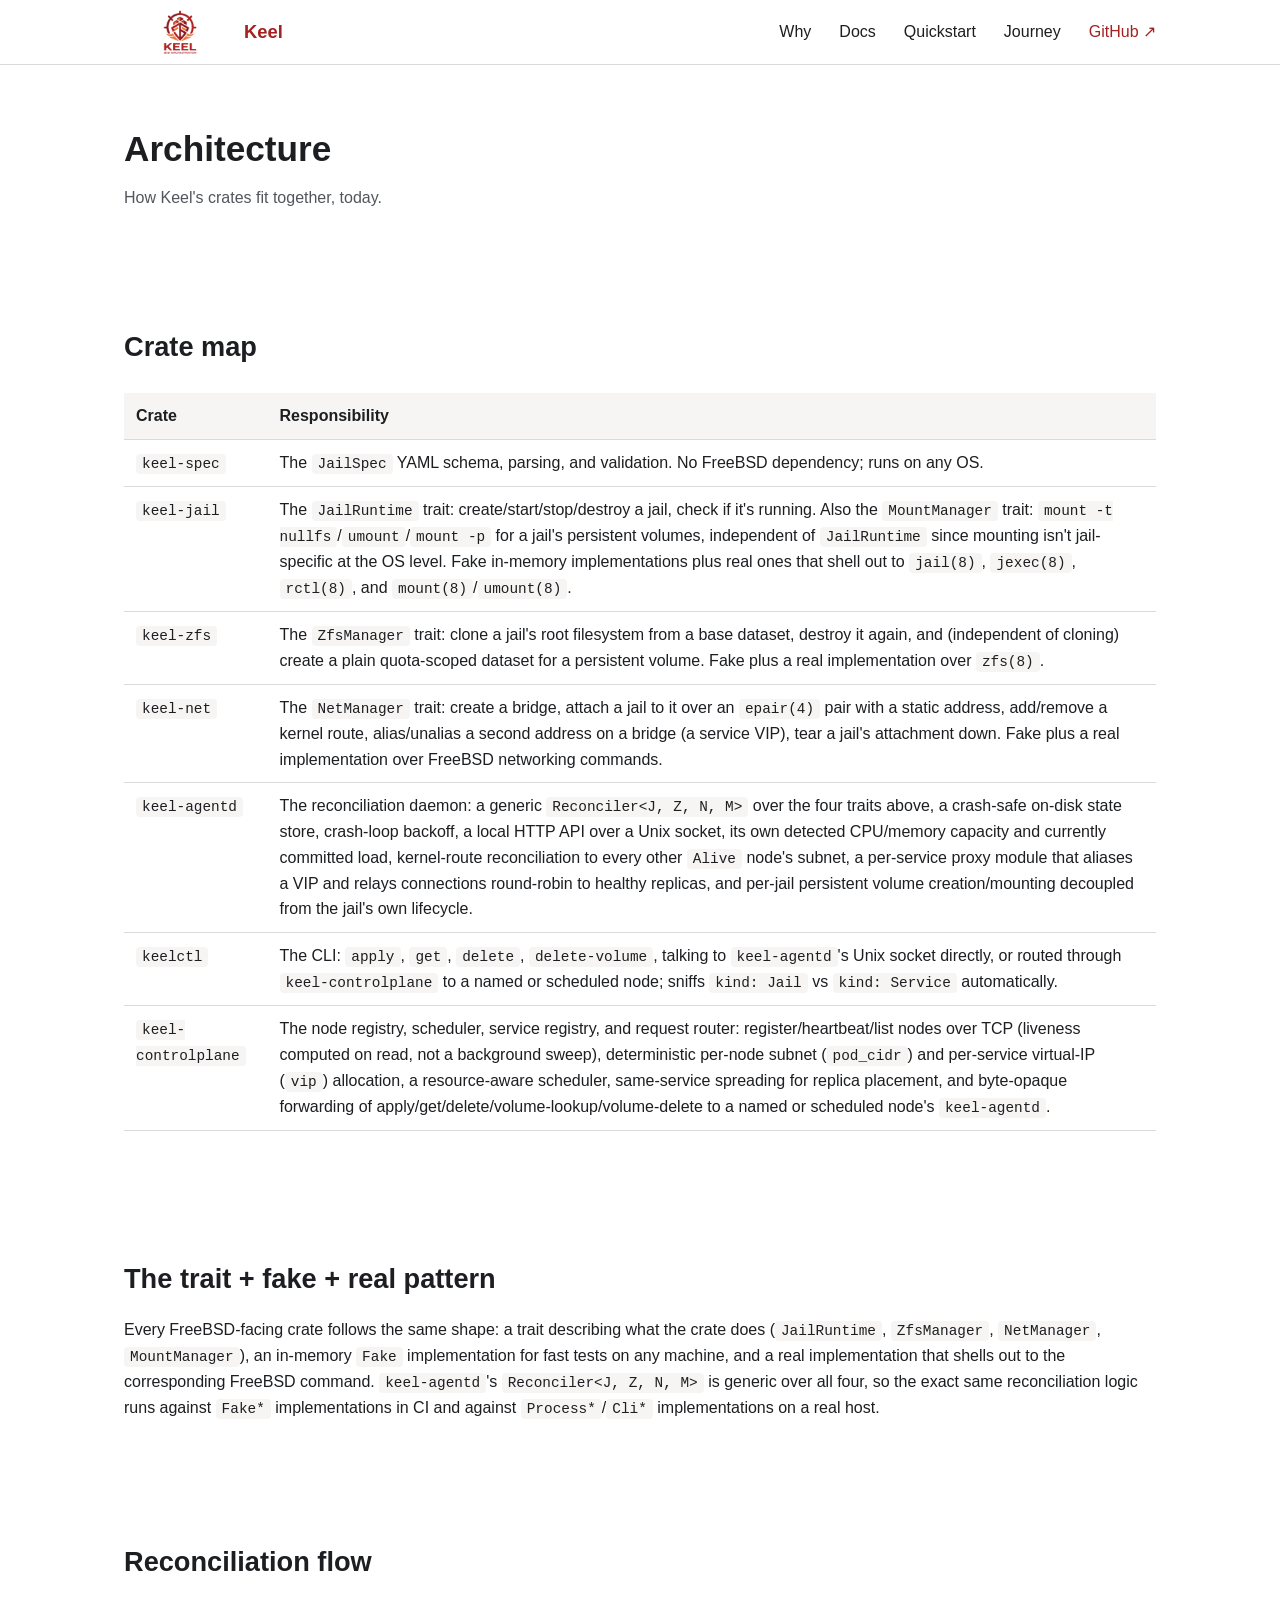
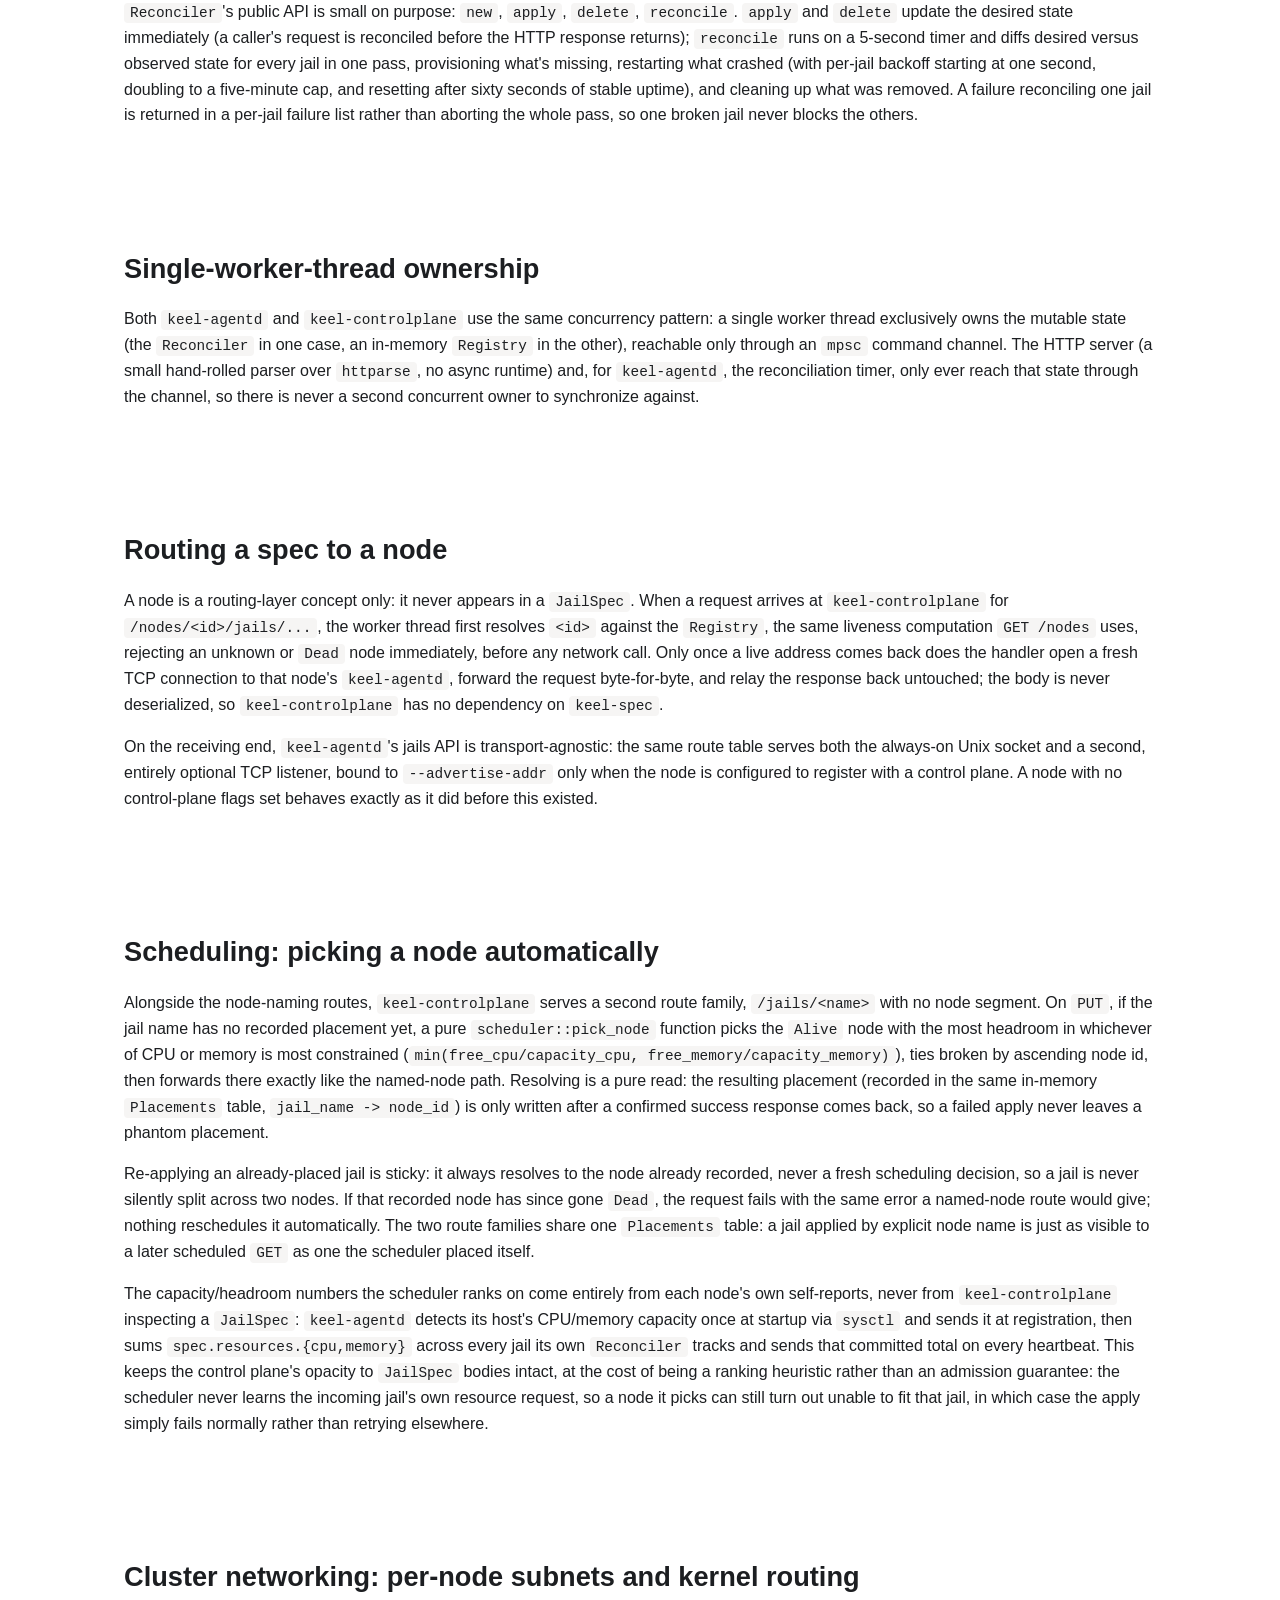
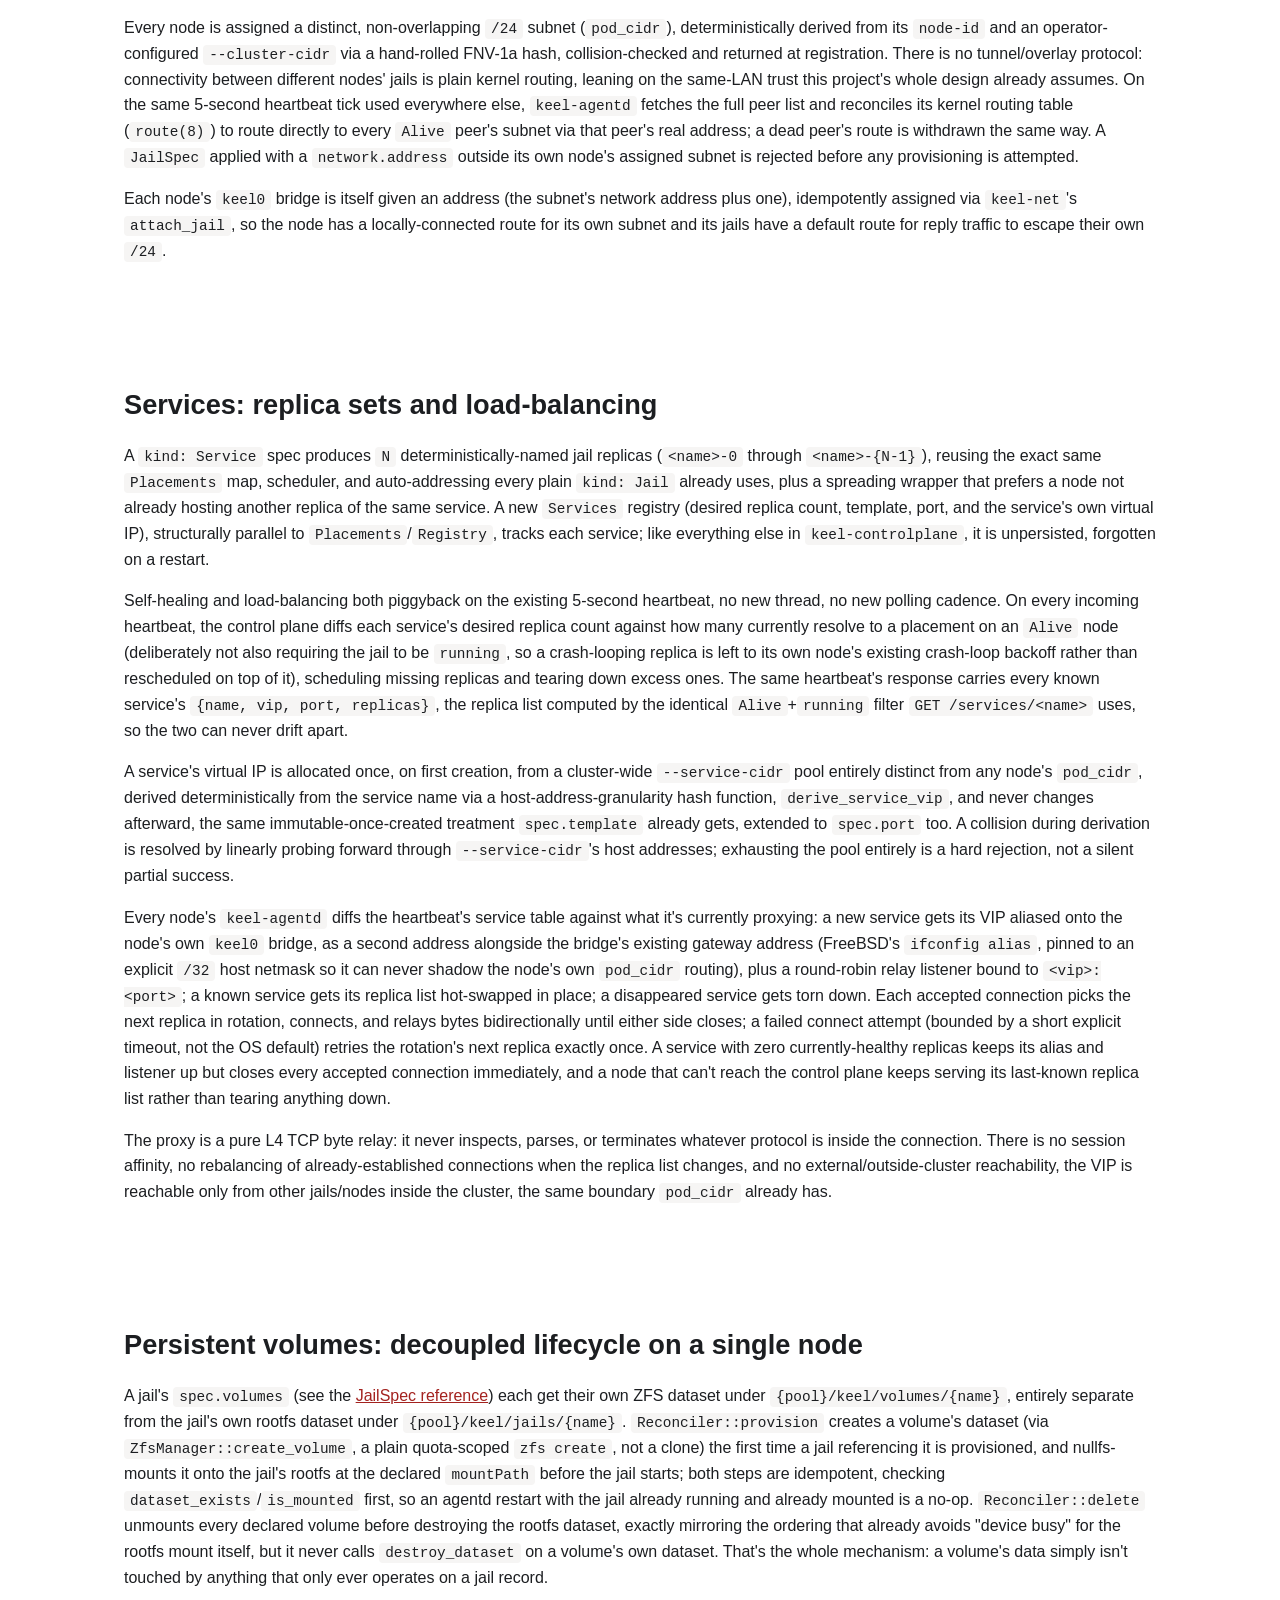
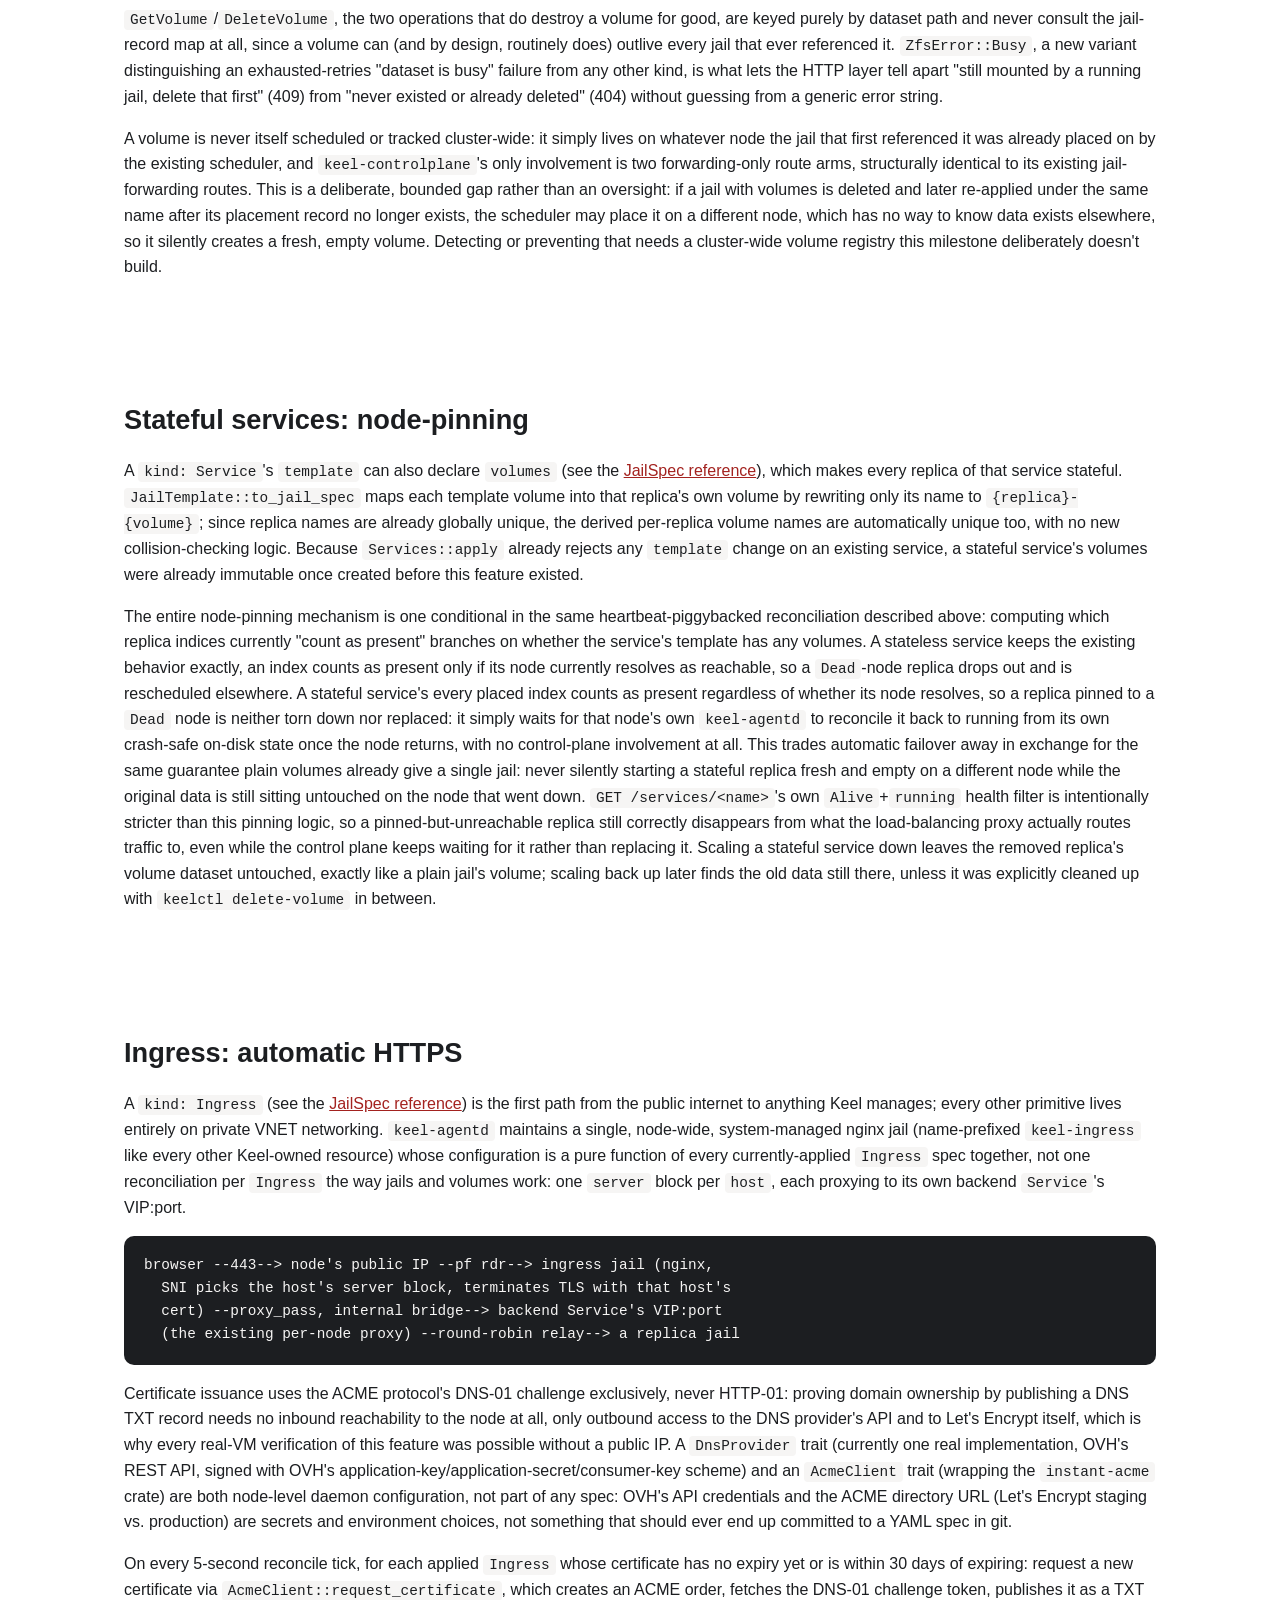
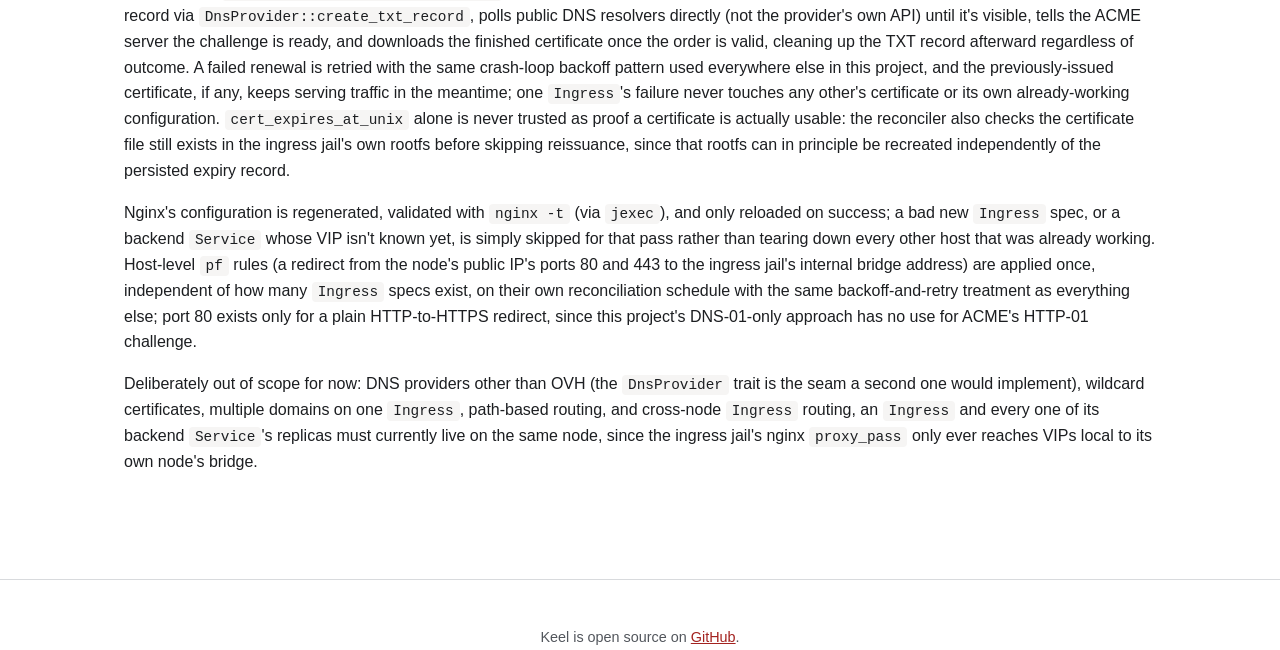
<file: site/docs/architecture.html>
<!doctype html>
<html lang="en">
<head>
<meta charset="utf-8">
<meta name="viewport" content="width=device-width, initial-scale=1">
<title>Architecture · Keel Docs</title>
<link rel="icon" href="../assets/keel-logo.png">
<link rel="stylesheet" href="../assets/style.css">
</head>
<body>
<header class="site-header">
  <div class="container nav">
    <a class="brand" href="../index.html"><img src="../assets/keel-logo.png" alt="Keel logo" class="brand-logo">Keel</a>
    <nav class="nav-links">
      <a href="../why.html">Why</a>
      <div class="nav-dropdown">
        <a href="index.html">Docs</a>
        <div class="nav-dropdown-menu">
          <a href="architecture.html">Architecture</a>
          <a href="jailspec.html">JailSpec Reference</a>
          <a href="cli.html">CLI Reference</a>
          <a href="api.html">HTTP API Reference</a>
        </div>
      </div>
      <div class="nav-dropdown">
        <a href="../quickstart.html">Quickstart</a>
        <div class="nav-dropdown-menu">
          <a href="../quickstart.html">Static Website</a>
          <a href="../https-quickstart.html">Automatic HTTPS</a>
        </div>
      </div>
      <a href="../journey.html">Journey</a>
      <a class="nav-github" href="https://github.com/lebarondecharlus/keel" target="_blank" rel="noopener">GitHub &#8599;</a>
    </nav>
  </div>
</header>
<main>
  <section class="page-header">
    <div class="container">
      <h1>Architecture</h1>
      <p class="lead">How Keel's crates fit together, today.</p>
    </div>
  </section>

  <section id="crates">
    <div class="container">
      <h2>Crate map</h2>
      <table>
        <thead><tr><th>Crate</th><th>Responsibility</th></tr></thead>
        <tbody>
          <tr><td><code>keel-spec</code></td><td>The <code>JailSpec</code> YAML schema, parsing, and validation. No FreeBSD dependency; runs on any OS.</td></tr>
          <tr><td><code>keel-jail</code></td><td>The <code>JailRuntime</code> trait: create/start/stop/destroy a jail, check if it's running. Also the <code>MountManager</code> trait: <code>mount -t nullfs</code>/<code>umount</code>/<code>mount -p</code> for a jail's persistent volumes, independent of <code>JailRuntime</code> since mounting isn't jail-specific at the OS level. Fake in-memory implementations plus real ones that shell out to <code>jail(8)</code>, <code>jexec(8)</code>, <code>rctl(8)</code>, and <code>mount(8)</code>/<code>umount(8)</code>.</td></tr>
          <tr><td><code>keel-zfs</code></td><td>The <code>ZfsManager</code> trait: clone a jail's root filesystem from a base dataset, destroy it again, and (independent of cloning) create a plain quota-scoped dataset for a persistent volume. Fake plus a real implementation over <code>zfs(8)</code>.</td></tr>
          <tr><td><code>keel-net</code></td><td>The <code>NetManager</code> trait: create a bridge, attach a jail to it over an <code>epair(4)</code> pair with a static address, add/remove a kernel route, alias/unalias a second address on a bridge (a service VIP), tear a jail's attachment down. Fake plus a real implementation over FreeBSD networking commands.</td></tr>
          <tr><td><code>keel-agentd</code></td><td>The reconciliation daemon: a generic <code>Reconciler&lt;J, Z, N, M&gt;</code> over the four traits above, a crash-safe on-disk state store, crash-loop backoff, a local HTTP API over a Unix socket, its own detected CPU/memory capacity and currently committed load, kernel-route reconciliation to every other <code>Alive</code> node's subnet, a per-service proxy module that aliases a VIP and relays connections round-robin to healthy replicas, and per-jail persistent volume creation/mounting decoupled from the jail's own lifecycle.</td></tr>
          <tr><td><code>keelctl</code></td><td>The CLI: <code>apply</code>, <code>get</code>, <code>delete</code>, <code>delete-volume</code>, talking to <code>keel-agentd</code>'s Unix socket directly, or routed through <code>keel-controlplane</code> to a named or scheduled node; sniffs <code>kind: Jail</code> vs <code>kind: Service</code> automatically.</td></tr>
          <tr><td><code>keel-controlplane</code></td><td>The node registry, scheduler, service registry, and request router: register/heartbeat/list nodes over TCP (liveness computed on read, not a background sweep), deterministic per-node subnet (<code>pod_cidr</code>) and per-service virtual-IP (<code>vip</code>) allocation, a resource-aware scheduler, same-service spreading for replica placement, and byte-opaque forwarding of apply/get/delete/volume-lookup/volume-delete to a named or scheduled node's <code>keel-agentd</code>.</td></tr>
        </tbody>
      </table>
    </div>
  </section>

  <section id="trait-pattern">
    <div class="container">
      <h2>The trait + fake + real pattern</h2>
      <p>Every FreeBSD-facing crate follows the same shape: a trait describing what the crate does (<code>JailRuntime</code>, <code>ZfsManager</code>, <code>NetManager</code>, <code>MountManager</code>), an in-memory <code>Fake</code> implementation for fast tests on any machine, and a real implementation that shells out to the corresponding FreeBSD command. <code>keel-agentd</code>'s <code>Reconciler&lt;J, Z, N, M&gt;</code> is generic over all four, so the exact same reconciliation logic runs against <code>Fake*</code> implementations in CI and against <code>Process*</code>/<code>Cli*</code> implementations on a real host.</p>
    </div>
  </section>

  <section id="reconciliation-flow">
    <div class="container">
      <h2>Reconciliation flow</h2>
      <p><code>Reconciler</code>'s public API is small on purpose: <code>new</code>, <code>apply</code>, <code>delete</code>, <code>reconcile</code>. <code>apply</code> and <code>delete</code> update the desired state immediately (a caller's request is reconciled before the HTTP response returns); <code>reconcile</code> runs on a 5-second timer and diffs desired versus observed state for every jail in one pass, provisioning what's missing, restarting what crashed (with per-jail backoff starting at one second, doubling to a five-minute cap, and resetting after sixty seconds of stable uptime), and cleaning up what was removed. A failure reconciling one jail is returned in a per-jail failure list rather than aborting the whole pass, so one broken jail never blocks the others.</p>
    </div>
  </section>

  <section id="worker-thread">
    <div class="container">
      <h2>Single-worker-thread ownership</h2>
      <p>Both <code>keel-agentd</code> and <code>keel-controlplane</code> use the same concurrency pattern: a single worker thread exclusively owns the mutable state (the <code>Reconciler</code> in one case, an in-memory <code>Registry</code> in the other), reachable only through an <code>mpsc</code> command channel. The HTTP server (a small hand-rolled parser over <code>httparse</code>, no async runtime) and, for <code>keel-agentd</code>, the reconciliation timer, only ever reach that state through the channel, so there is never a second concurrent owner to synchronize against.</p>
    </div>
  </section>

  <section id="routing">
    <div class="container">
      <h2>Routing a spec to a node</h2>
      <p>A node is a routing-layer concept only: it never appears in a <code>JailSpec</code>. When a request arrives at <code>keel-controlplane</code> for <code>/nodes/&lt;id&gt;/jails/...</code>, the worker thread first resolves <code>&lt;id&gt;</code> against the <code>Registry</code>, the same liveness computation <code>GET /nodes</code> uses, rejecting an unknown or <code>Dead</code> node immediately, before any network call. Only once a live address comes back does the handler open a fresh TCP connection to that node's <code>keel-agentd</code>, forward the request byte-for-byte, and relay the response back untouched; the body is never deserialized, so <code>keel-controlplane</code> has no dependency on <code>keel-spec</code>.</p>
      <p>On the receiving end, <code>keel-agentd</code>'s jails API is transport-agnostic: the same route table serves both the always-on Unix socket and a second, entirely optional TCP listener, bound to <code>--advertise-addr</code> only when the node is configured to register with a control plane. A node with no control-plane flags set behaves exactly as it did before this existed.</p>
    </div>
  </section>

  <section id="scheduling">
    <div class="container">
      <h2>Scheduling: picking a node automatically</h2>
      <p>Alongside the node-naming routes, <code>keel-controlplane</code> serves a second route family, <code>/jails/&lt;name&gt;</code> with no node segment. On <code>PUT</code>, if the jail name has no recorded placement yet, a pure <code>scheduler::pick_node</code> function picks the <code>Alive</code> node with the most headroom in whichever of CPU or memory is most constrained (<code>min(free_cpu/capacity_cpu, free_memory/capacity_memory)</code>), ties broken by ascending node id, then forwards there exactly like the named-node path. Resolving is a pure read: the resulting placement (recorded in the same in-memory <code>Placements</code> table, <code>jail_name -&gt; node_id</code>) is only written after a confirmed success response comes back, so a failed apply never leaves a phantom placement.</p>
      <p>Re-applying an already-placed jail is sticky: it always resolves to the node already recorded, never a fresh scheduling decision, so a jail is never silently split across two nodes. If that recorded node has since gone <code>Dead</code>, the request fails with the same error a named-node route would give; nothing reschedules it automatically. The two route families share one <code>Placements</code> table: a jail applied by explicit node name is just as visible to a later scheduled <code>GET</code> as one the scheduler placed itself.</p>
      <p>The capacity/headroom numbers the scheduler ranks on come entirely from each node's own self-reports, never from <code>keel-controlplane</code> inspecting a <code>JailSpec</code>: <code>keel-agentd</code> detects its host's CPU/memory capacity once at startup via <code>sysctl</code> and sends it at registration, then sums <code>spec.resources.{cpu,memory}</code> across every jail its own <code>Reconciler</code> tracks and sends that committed total on every heartbeat. This keeps the control plane's opacity to <code>JailSpec</code> bodies intact, at the cost of being a ranking heuristic rather than an admission guarantee: the scheduler never learns the incoming jail's own resource request, so a node it picks can still turn out unable to fit that jail, in which case the apply simply fails normally rather than retrying elsewhere.</p>
    </div>
  </section>

  <section id="cluster-networking">
    <div class="container">
      <h2>Cluster networking: per-node subnets and kernel routing</h2>
      <p>Every node is assigned a distinct, non-overlapping <code>/24</code> subnet (<code>pod_cidr</code>), deterministically derived from its <code>node-id</code> and an operator-configured <code>--cluster-cidr</code> via a hand-rolled FNV-1a hash, collision-checked and returned at registration. There is no tunnel/overlay protocol: connectivity between different nodes' jails is plain kernel routing, leaning on the same-LAN trust this project's whole design already assumes. On the same 5-second heartbeat tick used everywhere else, <code>keel-agentd</code> fetches the full peer list and reconciles its kernel routing table (<code>route(8)</code>) to route directly to every <code>Alive</code> peer's subnet via that peer's real address; a dead peer's route is withdrawn the same way. A <code>JailSpec</code> applied with a <code>network.address</code> outside its own node's assigned subnet is rejected before any provisioning is attempted.</p>
      <p>Each node's <code>keel0</code> bridge is itself given an address (the subnet's network address plus one), idempotently assigned via <code>keel-net</code>'s <code>attach_jail</code>, so the node has a locally-connected route for its own subnet and its jails have a default route for reply traffic to escape their own <code>/24</code>.</p>
    </div>
  </section>

  <section id="services">
    <div class="container">
      <h2>Services: replica sets and load-balancing</h2>
      <p>A <code>kind: Service</code> spec produces <code>N</code> deterministically-named jail replicas (<code>&lt;name&gt;-0</code> through <code>&lt;name&gt;-{N-1}</code>), reusing the exact same <code>Placements</code> map, scheduler, and auto-addressing every plain <code>kind: Jail</code> already uses, plus a spreading wrapper that prefers a node not already hosting another replica of the same service. A new <code>Services</code> registry (desired replica count, template, port, and the service's own virtual IP), structurally parallel to <code>Placements</code>/<code>Registry</code>, tracks each service; like everything else in <code>keel-controlplane</code>, it is unpersisted, forgotten on a restart.</p>
      <p>Self-healing and load-balancing both piggyback on the existing 5-second heartbeat, no new thread, no new polling cadence. On every incoming heartbeat, the control plane diffs each service's desired replica count against how many currently resolve to a placement on an <code>Alive</code> node (deliberately not also requiring the jail to be <code>running</code>, so a crash-looping replica is left to its own node's existing crash-loop backoff rather than rescheduled on top of it), scheduling missing replicas and tearing down excess ones. The same heartbeat's response carries every known service's <code>{name, vip, port, replicas}</code>, the replica list computed by the identical <code>Alive</code>+<code>running</code> filter <code>GET /services/&lt;name&gt;</code> uses, so the two can never drift apart.</p>
      <p>A service's virtual IP is allocated once, on first creation, from a cluster-wide <code>--service-cidr</code> pool entirely distinct from any node's <code>pod_cidr</code>, derived deterministically from the service name via a host-address-granularity hash function, <code>derive_service_vip</code>, and never changes afterward, the same immutable-once-created treatment <code>spec.template</code> already gets, extended to <code>spec.port</code> too. A collision during derivation is resolved by linearly probing forward through <code>--service-cidr</code>'s host addresses; exhausting the pool entirely is a hard rejection, not a silent partial success.</p>
      <p>Every node's <code>keel-agentd</code> diffs the heartbeat's service table against what it's currently proxying: a new service gets its VIP aliased onto the node's own <code>keel0</code> bridge, as a second address alongside the bridge's existing gateway address (FreeBSD's <code>ifconfig alias</code>, pinned to an explicit <code>/32</code> host netmask so it can never shadow the node's own <code>pod_cidr</code> routing), plus a round-robin relay listener bound to <code>&lt;vip&gt;:&lt;port&gt;</code>; a known service gets its replica list hot-swapped in place; a disappeared service gets torn down. Each accepted connection picks the next replica in rotation, connects, and relays bytes bidirectionally until either side closes; a failed connect attempt (bounded by a short explicit timeout, not the OS default) retries the rotation's next replica exactly once. A service with zero currently-healthy replicas keeps its alias and listener up but closes every accepted connection immediately, and a node that can't reach the control plane keeps serving its last-known replica list rather than tearing anything down.</p>
      <p>The proxy is a pure L4 TCP byte relay: it never inspects, parses, or terminates whatever protocol is inside the connection. There is no session affinity, no rebalancing of already-established connections when the replica list changes, and no external/outside-cluster reachability, the VIP is reachable only from other jails/nodes inside the cluster, the same boundary <code>pod_cidr</code> already has.</p>
    </div>
  </section>

  <section id="volumes">
    <div class="container">
      <h2>Persistent volumes: decoupled lifecycle on a single node</h2>
      <p>A jail's <code>spec.volumes</code> (see the <a href="jailspec.html#volumes">JailSpec reference</a>) each get their own ZFS dataset under <code>{pool}/keel/volumes/{name}</code>, entirely separate from the jail's own rootfs dataset under <code>{pool}/keel/jails/{name}</code>. <code>Reconciler::provision</code> creates a volume's dataset (via <code>ZfsManager::create_volume</code>, a plain quota-scoped <code>zfs create</code>, not a clone) the first time a jail referencing it is provisioned, and nullfs-mounts it onto the jail's rootfs at the declared <code>mountPath</code> before the jail starts; both steps are idempotent, checking <code>dataset_exists</code>/<code>is_mounted</code> first, so an agentd restart with the jail already running and already mounted is a no-op. <code>Reconciler::delete</code> unmounts every declared volume before destroying the rootfs dataset, exactly mirroring the ordering that already avoids "device busy" for the rootfs mount itself, but it never calls <code>destroy_dataset</code> on a volume's own dataset. That's the whole mechanism: a volume's data simply isn't touched by anything that only ever operates on a jail record.</p>
      <p><code>GetVolume</code>/<code>DeleteVolume</code>, the two operations that do destroy a volume for good, are keyed purely by dataset path and never consult the jail-record map at all, since a volume can (and by design, routinely does) outlive every jail that ever referenced it. <code>ZfsError::Busy</code>, a new variant distinguishing an exhausted-retries "dataset is busy" failure from any other kind, is what lets the HTTP layer tell apart "still mounted by a running jail, delete that first" (409) from "never existed or already deleted" (404) without guessing from a generic error string.</p>
      <p>A volume is never itself scheduled or tracked cluster-wide: it simply lives on whatever node the jail that first referenced it was already placed on by the existing scheduler, and <code>keel-controlplane</code>'s only involvement is two forwarding-only route arms, structurally identical to its existing jail-forwarding routes. This is a deliberate, bounded gap rather than an oversight: if a jail with volumes is deleted and later re-applied under the same name after its placement record no longer exists, the scheduler may place it on a different node, which has no way to know data exists elsewhere, so it silently creates a fresh, empty volume. Detecting or preventing that needs a cluster-wide volume registry this milestone deliberately doesn't build.</p>
    </div>
  </section>

  <section id="stateful-services">
    <div class="container">
      <h2>Stateful services: node-pinning</h2>
      <p>A <code>kind: Service</code>'s <code>template</code> can also declare <code>volumes</code> (see the <a href="jailspec.html#service">JailSpec reference</a>), which makes every replica of that service stateful. <code>JailTemplate::to_jail_spec</code> maps each template volume into that replica's own volume by rewriting only its name to <code>{replica}-{volume}</code>; since replica names are already globally unique, the derived per-replica volume names are automatically unique too, with no new collision-checking logic. Because <code>Services::apply</code> already rejects any <code>template</code> change on an existing service, a stateful service's volumes were already immutable once created before this feature existed.</p>
      <p>The entire node-pinning mechanism is one conditional in the same heartbeat-piggybacked reconciliation described above: computing which replica indices currently "count as present" branches on whether the service's template has any volumes. A stateless service keeps the existing behavior exactly, an index counts as present only if its node currently resolves as reachable, so a <code>Dead</code>-node replica drops out and is rescheduled elsewhere. A stateful service's every placed index counts as present regardless of whether its node resolves, so a replica pinned to a <code>Dead</code> node is neither torn down nor replaced: it simply waits for that node's own <code>keel-agentd</code> to reconcile it back to running from its own crash-safe on-disk state once the node returns, with no control-plane involvement at all. This trades automatic failover away in exchange for the same guarantee plain volumes already give a single jail: never silently starting a stateful replica fresh and empty on a different node while the original data is still sitting untouched on the node that went down. <code>GET /services/&lt;name&gt;</code>'s own <code>Alive</code>+<code>running</code> health filter is intentionally stricter than this pinning logic, so a pinned-but-unreachable replica still correctly disappears from what the load-balancing proxy actually routes traffic to, even while the control plane keeps waiting for it rather than replacing it. Scaling a stateful service down leaves the removed replica's volume dataset untouched, exactly like a plain jail's volume; scaling back up later finds the old data still there, unless it was explicitly cleaned up with <code>keelctl delete-volume</code> in between.</p>
    </div>
  </section>

  <section id="ingress">
    <div class="container">
      <h2>Ingress: automatic HTTPS</h2>
      <p>A <code>kind: Ingress</code> (see the <a href="jailspec.html#ingress">JailSpec reference</a>) is the first path from the public internet to anything Keel manages; every other primitive lives entirely on private VNET networking. <code>keel-agentd</code> maintains a single, node-wide, system-managed nginx jail (name-prefixed <code>keel-ingress</code> like every other Keel-owned resource) whose configuration is a pure function of every currently-applied <code>Ingress</code> spec together, not one reconciliation per <code>Ingress</code> the way jails and volumes work: one <code>server</code> block per <code>host</code>, each proxying to its own backend <code>Service</code>'s VIP:port.</p>
      <pre>browser --443--&gt; node's public IP --pf rdr--&gt; ingress jail (nginx,
  SNI picks the host's server block, terminates TLS with that host's
  cert) --proxy_pass, internal bridge--&gt; backend Service's VIP:port
  (the existing per-node proxy) --round-robin relay--&gt; a replica jail</pre>
      <p>Certificate issuance uses the ACME protocol's DNS-01 challenge exclusively, never HTTP-01: proving domain ownership by publishing a DNS TXT record needs no inbound reachability to the node at all, only outbound access to the DNS provider's API and to Let's Encrypt itself, which is why every real-VM verification of this feature was possible without a public IP. A <code>DnsProvider</code> trait (currently one real implementation, OVH's REST API, signed with OVH's application-key/application-secret/consumer-key scheme) and an <code>AcmeClient</code> trait (wrapping the <code>instant-acme</code> crate) are both node-level daemon configuration, not part of any spec: OVH's API credentials and the ACME directory URL (Let's Encrypt staging vs. production) are secrets and environment choices, not something that should ever end up committed to a YAML spec in git.</p>
      <p>On every 5-second reconcile tick, for each applied <code>Ingress</code> whose certificate has no expiry yet or is within 30 days of expiring: request a new certificate via <code>AcmeClient::request_certificate</code>, which creates an ACME order, fetches the DNS-01 challenge token, publishes it as a TXT record via <code>DnsProvider::create_txt_record</code>, polls public DNS resolvers directly (not the provider's own API) until it's visible, tells the ACME server the challenge is ready, and downloads the finished certificate once the order is valid, cleaning up the TXT record afterward regardless of outcome. A failed renewal is retried with the same crash-loop backoff pattern used everywhere else in this project, and the previously-issued certificate, if any, keeps serving traffic in the meantime; one <code>Ingress</code>'s failure never touches any other's certificate or its own already-working configuration. <code>cert_expires_at_unix</code> alone is never trusted as proof a certificate is actually usable: the reconciler also checks the certificate file still exists in the ingress jail's own rootfs before skipping reissuance, since that rootfs can in principle be recreated independently of the persisted expiry record.</p>
      <p>Nginx's configuration is regenerated, validated with <code>nginx -t</code> (via <code>jexec</code>), and only reloaded on success; a bad new <code>Ingress</code> spec, or a backend <code>Service</code> whose VIP isn't known yet, is simply skipped for that pass rather than tearing down every other host that was already working. Host-level <code>pf</code> rules (a redirect from the node's public IP's ports 80 and 443 to the ingress jail's internal bridge address) are applied once, independent of how many <code>Ingress</code> specs exist, on their own reconciliation schedule with the same backoff-and-retry treatment as everything else; port 80 exists only for a plain HTTP-to-HTTPS redirect, since this project's DNS-01-only approach has no use for ACME's HTTP-01 challenge.</p>
      <p>Deliberately out of scope for now: DNS providers other than OVH (the <code>DnsProvider</code> trait is the seam a second one would implement), wildcard certificates, multiple domains on one <code>Ingress</code>, path-based routing, and cross-node <code>Ingress</code> routing, an <code>Ingress</code> and every one of its backend <code>Service</code>'s replicas must currently live on the same node, since the ingress jail's nginx <code>proxy_pass</code> only ever reaches VIPs local to its own node's bridge.</p>
    </div>
  </section>
</main>
<footer class="site-footer">
  <div class="container">
    <p>Keel is open source on <a href="https://github.com/lebarondecharlus/keel" target="_blank" rel="noopener">GitHub</a>.</p>
  </div>
</footer>
</body>
</html>
</file>
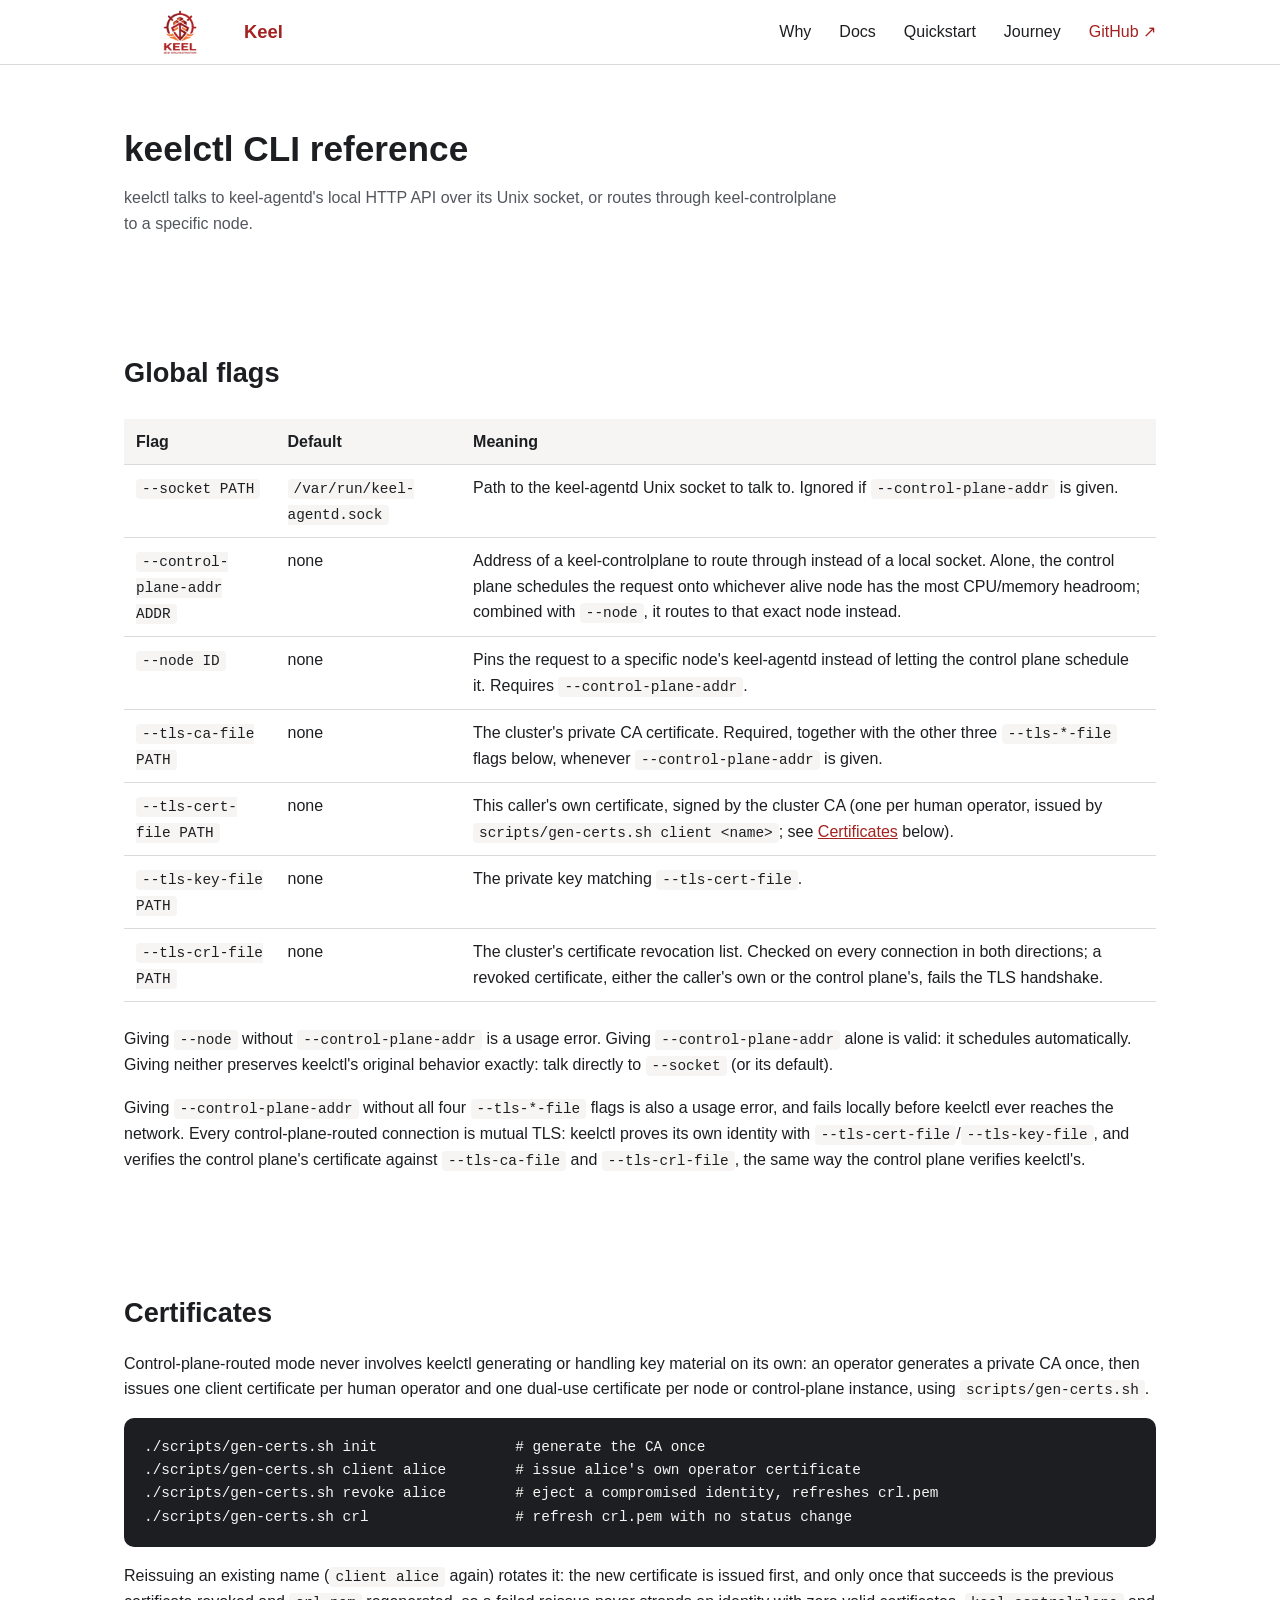
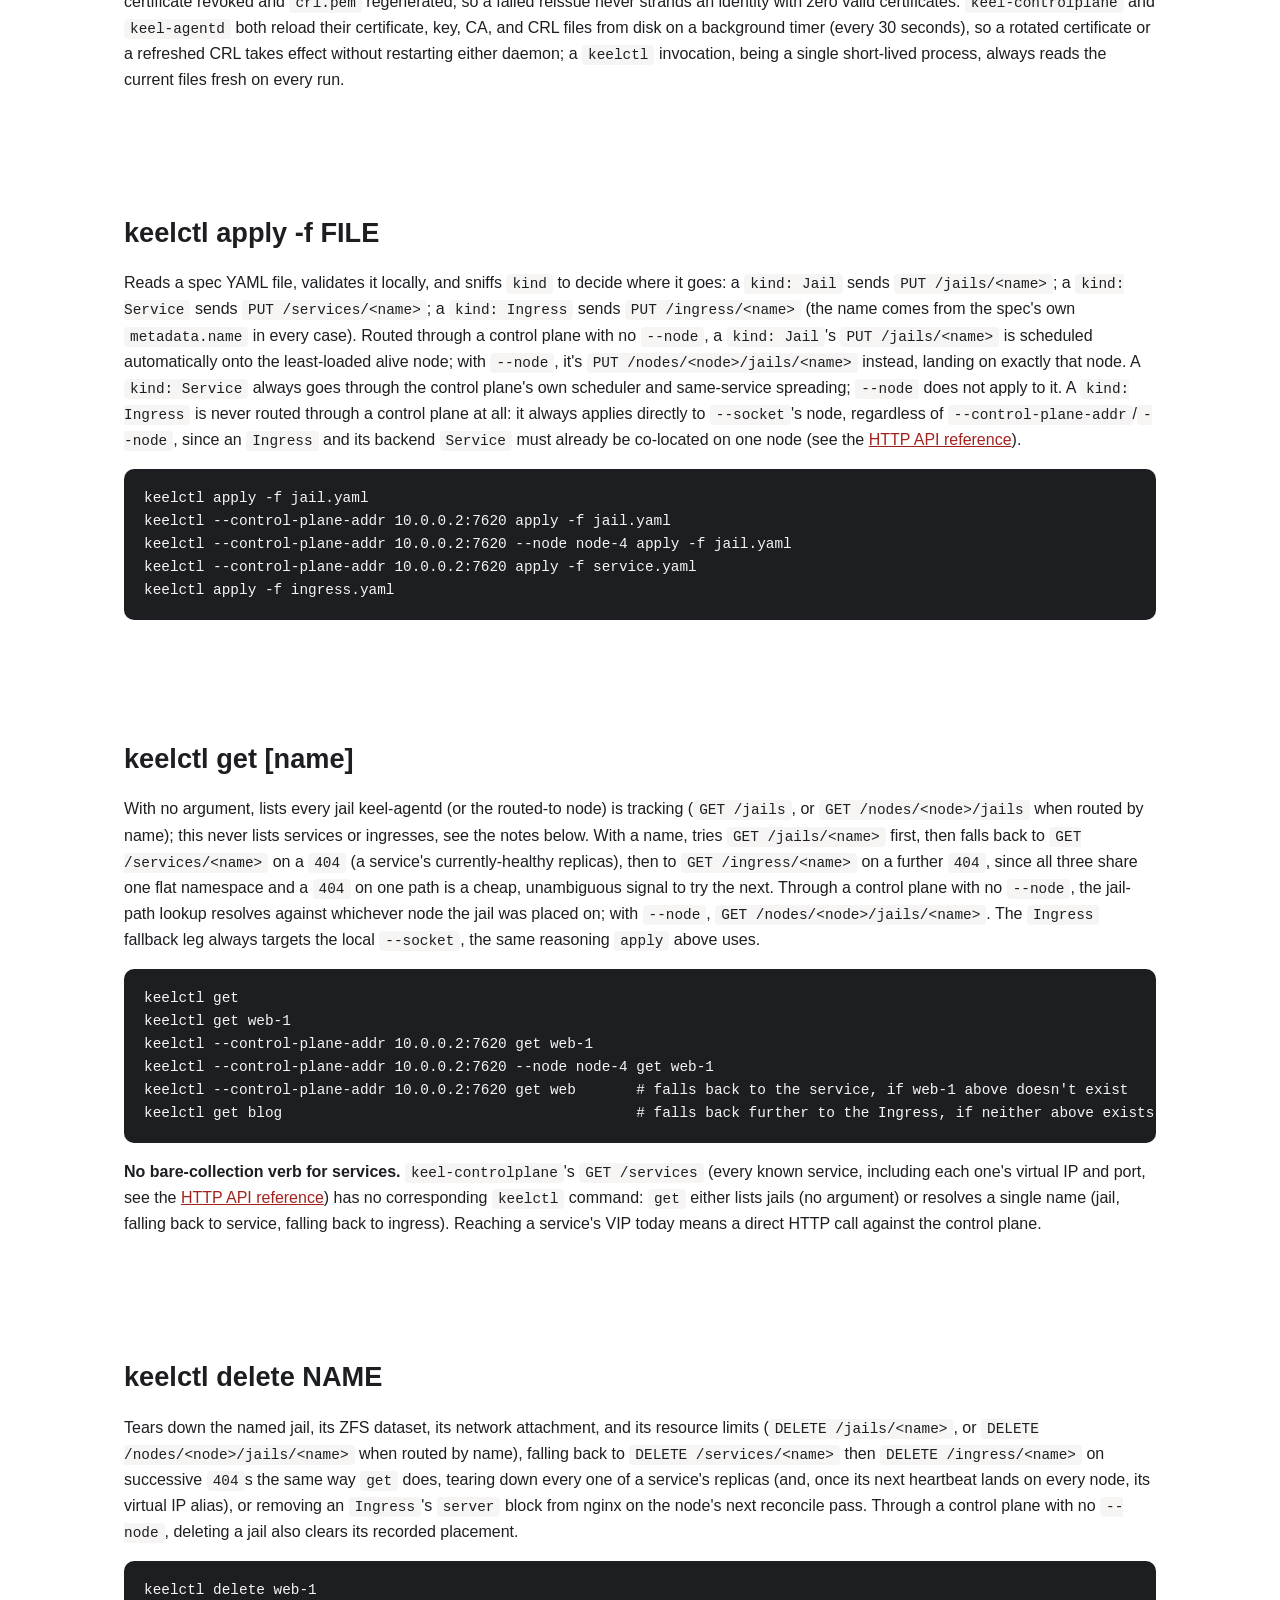
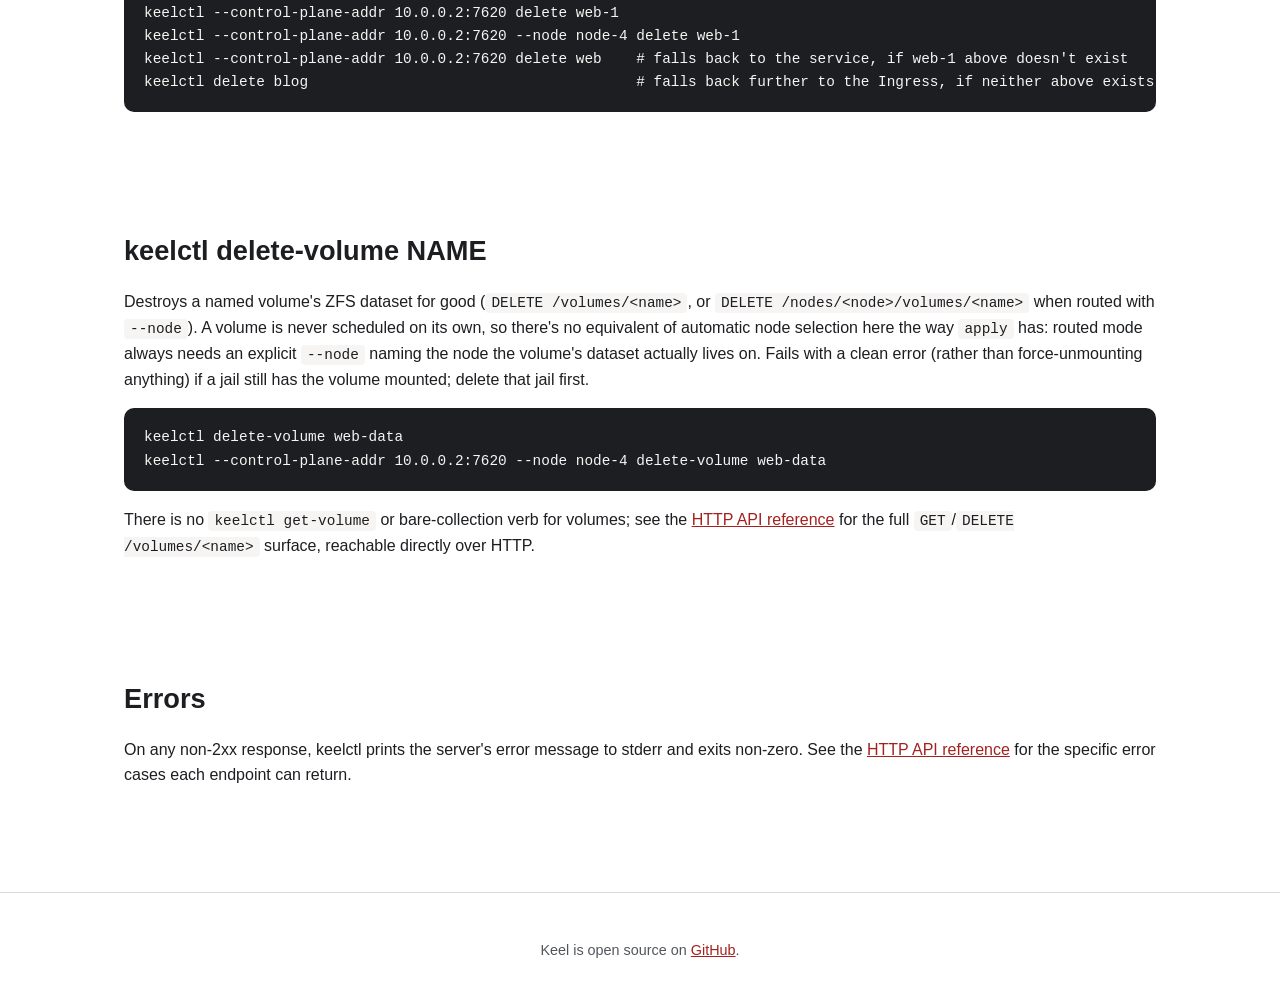
<file: site/docs/cli.html>
<!doctype html>
<html lang="en">
<head>
<meta charset="utf-8">
<meta name="viewport" content="width=device-width, initial-scale=1">
<title>keelctl CLI Reference · Keel Docs</title>
<link rel="icon" href="../assets/keel-logo.png">
<link rel="stylesheet" href="../assets/style.css">
</head>
<body>
<header class="site-header">
  <div class="container nav">
    <a class="brand" href="../index.html"><img src="../assets/keel-logo.png" alt="Keel logo" class="brand-logo">Keel</a>
    <nav class="nav-links">
      <a href="../why.html">Why</a>
      <div class="nav-dropdown">
        <a href="index.html">Docs</a>
        <div class="nav-dropdown-menu">
          <a href="architecture.html">Architecture</a>
          <a href="jailspec.html">JailSpec Reference</a>
          <a href="cli.html">CLI Reference</a>
          <a href="api.html">HTTP API Reference</a>
        </div>
      </div>
      <div class="nav-dropdown">
        <a href="../quickstart.html">Quickstart</a>
        <div class="nav-dropdown-menu">
          <a href="../quickstart.html">Static Website</a>
          <a href="../https-quickstart.html">Automatic HTTPS</a>
        </div>
      </div>
      <a href="../journey.html">Journey</a>
      <a class="nav-github" href="https://github.com/lebarondecharlus/keel" target="_blank" rel="noopener">GitHub &#8599;</a>
    </nav>
  </div>
</header>
<main>
  <section class="page-header">
    <div class="container">
      <h1>keelctl CLI reference</h1>
      <p class="lead">keelctl talks to keel-agentd's local HTTP API over its Unix socket, or routes through keel-controlplane to a specific node.</p>
    </div>
  </section>

  <section id="socket-flag">
    <div class="container">
      <h2>Global flags</h2>
      <table>
        <thead><tr><th>Flag</th><th>Default</th><th>Meaning</th></tr></thead>
        <tbody>
          <tr><td><code>--socket PATH</code></td><td><code>/var/run/keel-agentd.sock</code></td><td>Path to the keel-agentd Unix socket to talk to. Ignored if <code>--control-plane-addr</code> is given.</td></tr>
          <tr><td><code>--control-plane-addr ADDR</code></td><td>none</td><td>Address of a keel-controlplane to route through instead of a local socket. Alone, the control plane schedules the request onto whichever alive node has the most CPU/memory headroom; combined with <code>--node</code>, it routes to that exact node instead.</td></tr>
          <tr><td><code>--node ID</code></td><td>none</td><td>Pins the request to a specific node's keel-agentd instead of letting the control plane schedule it. Requires <code>--control-plane-addr</code>.</td></tr>
          <tr><td><code>--tls-ca-file PATH</code></td><td>none</td><td>The cluster's private CA certificate. Required, together with the other three <code>--tls-*-file</code> flags below, whenever <code>--control-plane-addr</code> is given.</td></tr>
          <tr><td><code>--tls-cert-file PATH</code></td><td>none</td><td>This caller's own certificate, signed by the cluster CA (one per human operator, issued by <code>scripts/gen-certs.sh client &lt;name&gt;</code>; see <a href="#certificates">Certificates</a> below).</td></tr>
          <tr><td><code>--tls-key-file PATH</code></td><td>none</td><td>The private key matching <code>--tls-cert-file</code>.</td></tr>
          <tr><td><code>--tls-crl-file PATH</code></td><td>none</td><td>The cluster's certificate revocation list. Checked on every connection in both directions; a revoked certificate, either the caller's own or the control plane's, fails the TLS handshake.</td></tr>
        </tbody>
      </table>
      <p>Giving <code>--node</code> without <code>--control-plane-addr</code> is a usage error. Giving <code>--control-plane-addr</code> alone is valid: it schedules automatically. Giving neither preserves keelctl's original behavior exactly: talk directly to <code>--socket</code> (or its default).</p>
      <p>Giving <code>--control-plane-addr</code> without all four <code>--tls-*-file</code> flags is also a usage error, and fails locally before keelctl ever reaches the network. Every control-plane-routed connection is mutual TLS: keelctl proves its own identity with <code>--tls-cert-file</code>/<code>--tls-key-file</code>, and verifies the control plane's certificate against <code>--tls-ca-file</code> and <code>--tls-crl-file</code>, the same way the control plane verifies keelctl's.</p>
    </div>
  </section>

  <section id="certificates">
    <div class="container">
      <h2>Certificates</h2>
      <p>Control-plane-routed mode never involves keelctl generating or handling key material on its own: an operator generates a private CA once, then issues one client certificate per human operator and one dual-use certificate per node or control-plane instance, using <code>scripts/gen-certs.sh</code>.</p>
      <pre>./scripts/gen-certs.sh init                # generate the CA once
./scripts/gen-certs.sh client alice        # issue alice's own operator certificate
./scripts/gen-certs.sh revoke alice        # eject a compromised identity, refreshes crl.pem
./scripts/gen-certs.sh crl                 # refresh crl.pem with no status change</pre>
      <p>Reissuing an existing name (<code>client alice</code> again) rotates it: the new certificate is issued first, and only once that succeeds is the previous certificate revoked and <code>crl.pem</code> regenerated, so a failed reissue never strands an identity with zero valid certificates. <code>keel-controlplane</code> and <code>keel-agentd</code> both reload their certificate, key, CA, and CRL files from disk on a background timer (every 30 seconds), so a rotated certificate or a refreshed CRL takes effect without restarting either daemon; a <code>keelctl</code> invocation, being a single short-lived process, always reads the current files fresh on every run.</p>
    </div>
  </section>

  <section id="apply">
    <div class="container">
      <h2>keelctl apply -f FILE</h2>
      <p>Reads a spec YAML file, validates it locally, and sniffs <code>kind</code> to decide where it goes: a <code>kind: Jail</code> sends <code>PUT /jails/&lt;name&gt;</code>; a <code>kind: Service</code> sends <code>PUT /services/&lt;name&gt;</code>; a <code>kind: Ingress</code> sends <code>PUT /ingress/&lt;name&gt;</code> (the name comes from the spec's own <code>metadata.name</code> in every case). Routed through a control plane with no <code>--node</code>, a <code>kind: Jail</code>'s <code>PUT /jails/&lt;name&gt;</code> is scheduled automatically onto the least-loaded alive node; with <code>--node</code>, it's <code>PUT /nodes/&lt;node&gt;/jails/&lt;name&gt;</code> instead, landing on exactly that node. A <code>kind: Service</code> always goes through the control plane's own scheduler and same-service spreading; <code>--node</code> does not apply to it. A <code>kind: Ingress</code> is never routed through a control plane at all: it always applies directly to <code>--socket</code>'s node, regardless of <code>--control-plane-addr</code>/<code>--node</code>, since an <code>Ingress</code> and its backend <code>Service</code> must already be co-located on one node (see the <a href="api.html#ingress">HTTP API reference</a>).</p>
      <pre>keelctl apply -f jail.yaml
keelctl --control-plane-addr 10.0.0.2:7620 apply -f jail.yaml
keelctl --control-plane-addr 10.0.0.2:7620 --node node-4 apply -f jail.yaml
keelctl --control-plane-addr 10.0.0.2:7620 apply -f service.yaml
keelctl apply -f ingress.yaml</pre>
    </div>
  </section>

  <section id="get">
    <div class="container">
      <h2>keelctl get [name]</h2>
      <p>With no argument, lists every jail keel-agentd (or the routed-to node) is tracking (<code>GET /jails</code>, or <code>GET /nodes/&lt;node&gt;/jails</code> when routed by name); this never lists services or ingresses, see the notes below. With a name, tries <code>GET /jails/&lt;name&gt;</code> first, then falls back to <code>GET /services/&lt;name&gt;</code> on a <code>404</code> (a service's currently-healthy replicas), then to <code>GET /ingress/&lt;name&gt;</code> on a further <code>404</code>, since all three share one flat namespace and a <code>404</code> on one path is a cheap, unambiguous signal to try the next. Through a control plane with no <code>--node</code>, the jail-path lookup resolves against whichever node the jail was placed on; with <code>--node</code>, <code>GET /nodes/&lt;node&gt;/jails/&lt;name&gt;</code>. The <code>Ingress</code> fallback leg always targets the local <code>--socket</code>, the same reasoning <code>apply</code> above uses.</p>
      <pre>keelctl get
keelctl get web-1
keelctl --control-plane-addr 10.0.0.2:7620 get web-1
keelctl --control-plane-addr 10.0.0.2:7620 --node node-4 get web-1
keelctl --control-plane-addr 10.0.0.2:7620 get web       # falls back to the service, if web-1 above doesn't exist
keelctl get blog                                         # falls back further to the Ingress, if neither above exists</pre>
      <p><strong>No bare-collection verb for services.</strong> <code>keel-controlplane</code>'s <code>GET /services</code> (every known service, including each one's virtual IP and port, see the <a href="api.html#services">HTTP API reference</a>) has no corresponding <code>keelctl</code> command: <code>get</code> either lists jails (no argument) or resolves a single name (jail, falling back to service, falling back to ingress). Reaching a service's VIP today means a direct HTTP call against the control plane.</p>
    </div>
  </section>

  <section id="delete">
    <div class="container">
      <h2>keelctl delete NAME</h2>
      <p>Tears down the named jail, its ZFS dataset, its network attachment, and its resource limits (<code>DELETE /jails/&lt;name&gt;</code>, or <code>DELETE /nodes/&lt;node&gt;/jails/&lt;name&gt;</code> when routed by name), falling back to <code>DELETE /services/&lt;name&gt;</code> then <code>DELETE /ingress/&lt;name&gt;</code> on successive <code>404</code>s the same way <code>get</code> does, tearing down every one of a service's replicas (and, once its next heartbeat lands on every node, its virtual IP alias), or removing an <code>Ingress</code>'s <code>server</code> block from nginx on the node's next reconcile pass. Through a control plane with no <code>--node</code>, deleting a jail also clears its recorded placement.</p>
      <pre>keelctl delete web-1
keelctl --control-plane-addr 10.0.0.2:7620 delete web-1
keelctl --control-plane-addr 10.0.0.2:7620 --node node-4 delete web-1
keelctl --control-plane-addr 10.0.0.2:7620 delete web    # falls back to the service, if web-1 above doesn't exist
keelctl delete blog                                      # falls back further to the Ingress, if neither above exists</pre>
    </div>
  </section>

  <section id="delete-volume">
    <div class="container">
      <h2>keelctl delete-volume NAME</h2>
      <p>Destroys a named volume's ZFS dataset for good (<code>DELETE /volumes/&lt;name&gt;</code>, or <code>DELETE /nodes/&lt;node&gt;/volumes/&lt;name&gt;</code> when routed with <code>--node</code>). A volume is never scheduled on its own, so there's no equivalent of automatic node selection here the way <code>apply</code> has: routed mode always needs an explicit <code>--node</code> naming the node the volume's dataset actually lives on. Fails with a clean error (rather than force-unmounting anything) if a jail still has the volume mounted; delete that jail first.</p>
      <pre>keelctl delete-volume web-data
keelctl --control-plane-addr 10.0.0.2:7620 --node node-4 delete-volume web-data</pre>
      <p>There is no <code>keelctl get-volume</code> or bare-collection verb for volumes; see the <a href="api.html#volumes">HTTP API reference</a> for the full <code>GET</code>/<code>DELETE /volumes/&lt;name&gt;</code> surface, reachable directly over HTTP.</p>
    </div>
  </section>

  <section id="errors">
    <div class="container">
      <h2>Errors</h2>
      <p>On any non-2xx response, keelctl prints the server's error message to stderr and exits non-zero. See the <a href="api.html">HTTP API reference</a> for the specific error cases each endpoint can return.</p>
    </div>
  </section>
</main>
<footer class="site-footer">
  <div class="container">
    <p>Keel is open source on <a href="https://github.com/lebarondecharlus/keel" target="_blank" rel="noopener">GitHub</a>.</p>
  </div>
</footer>
</body>
</html>
</file>
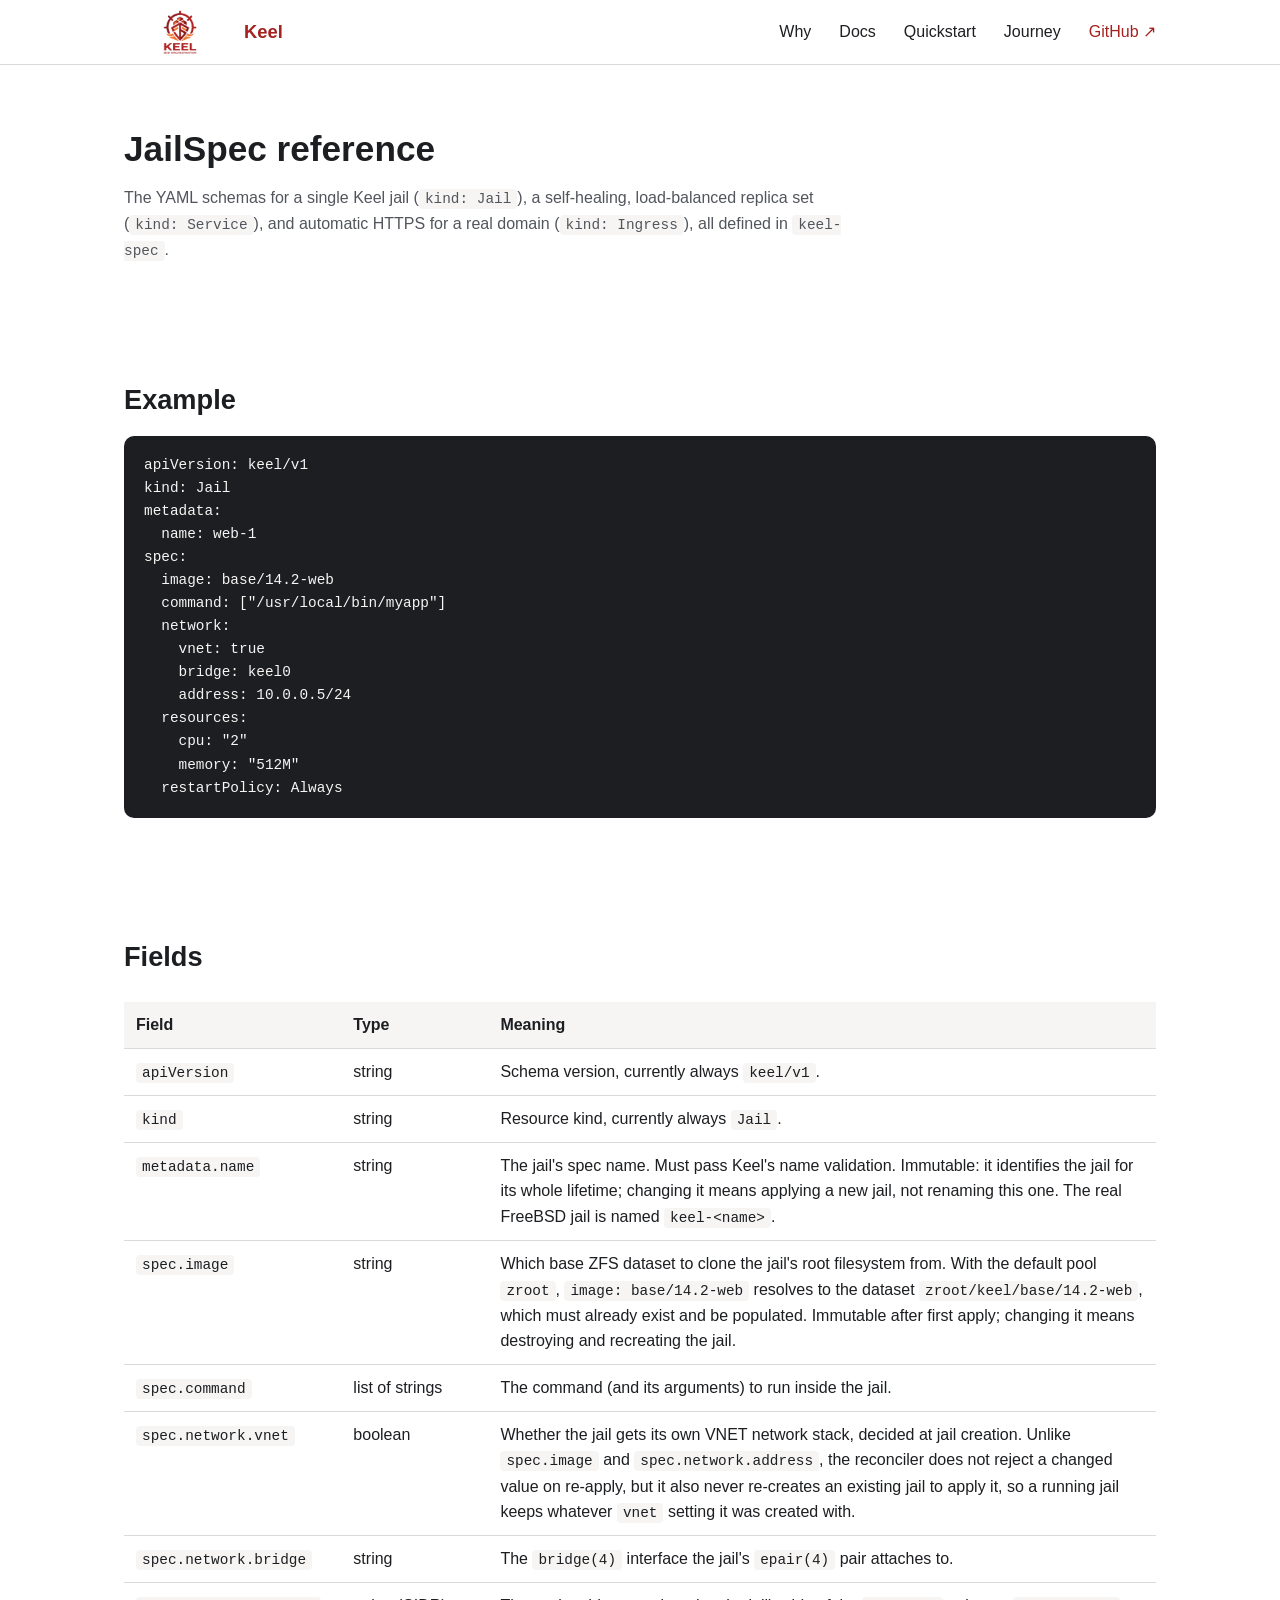
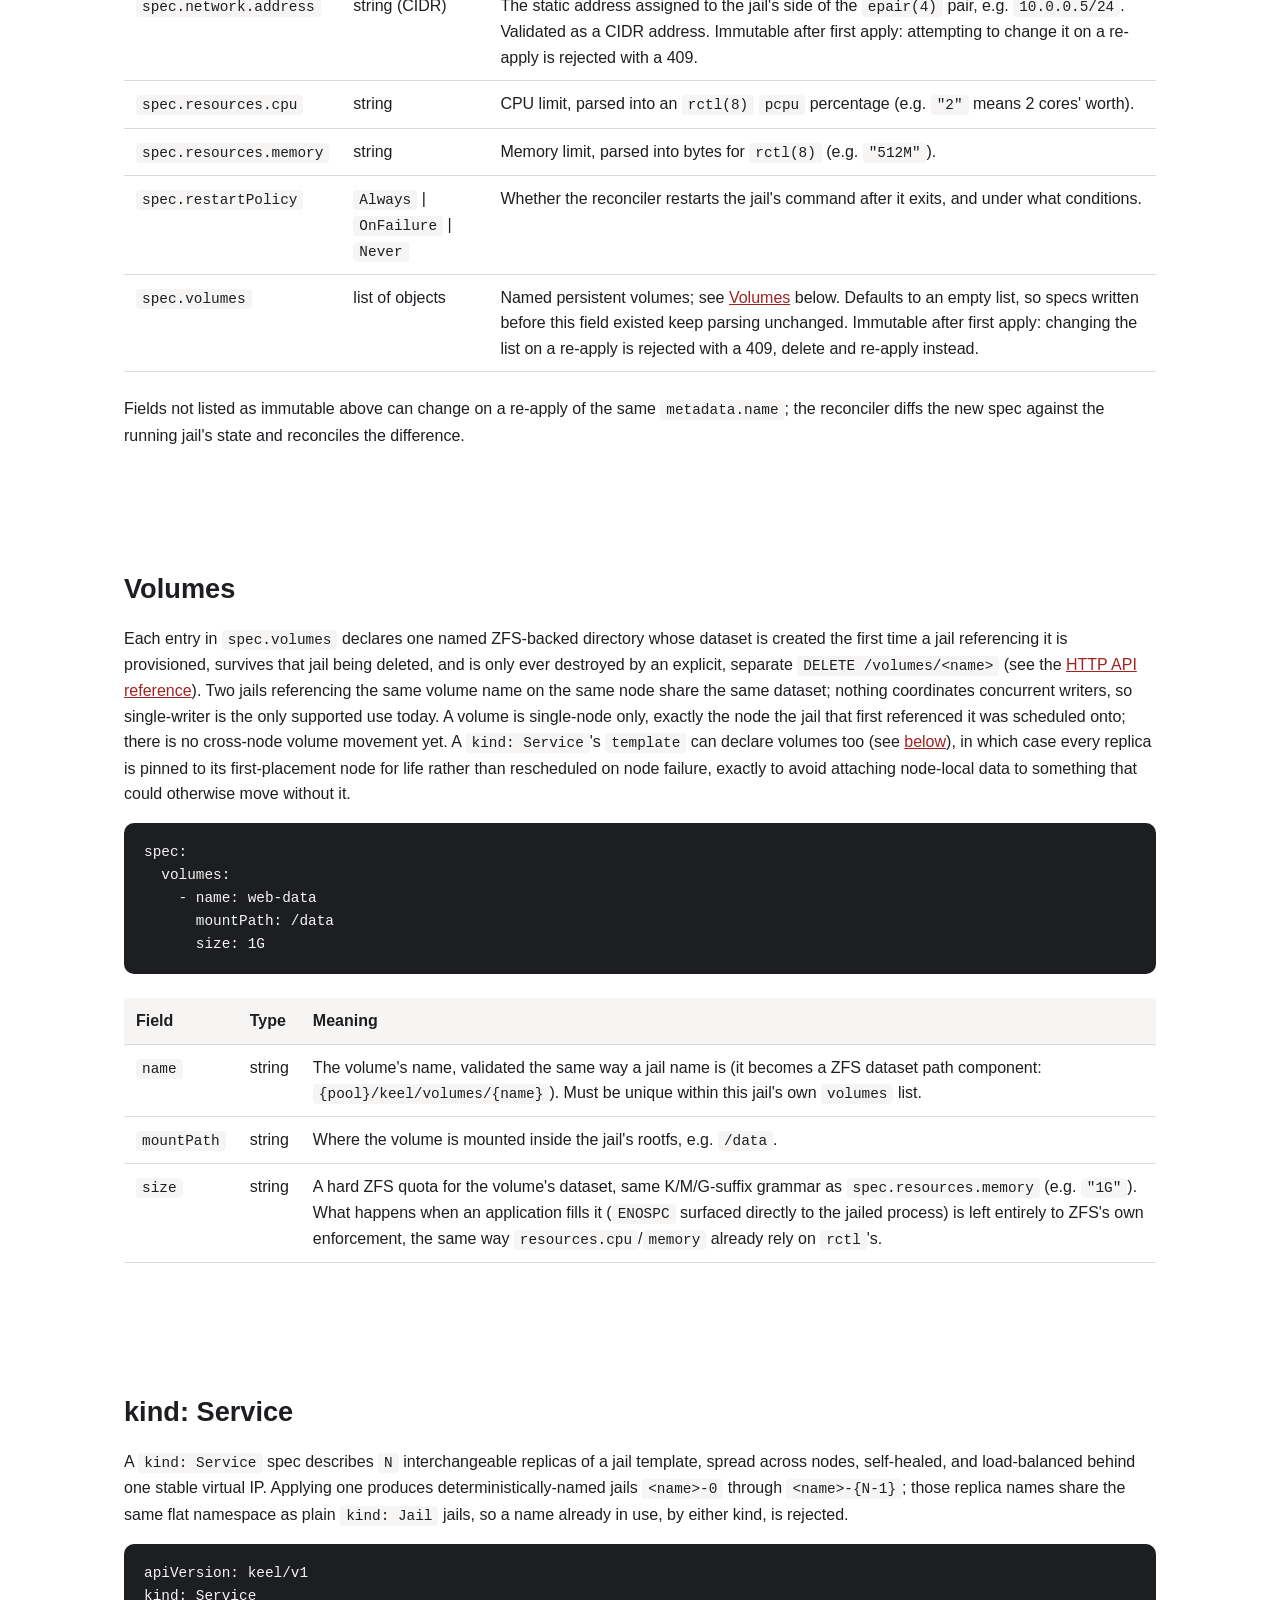
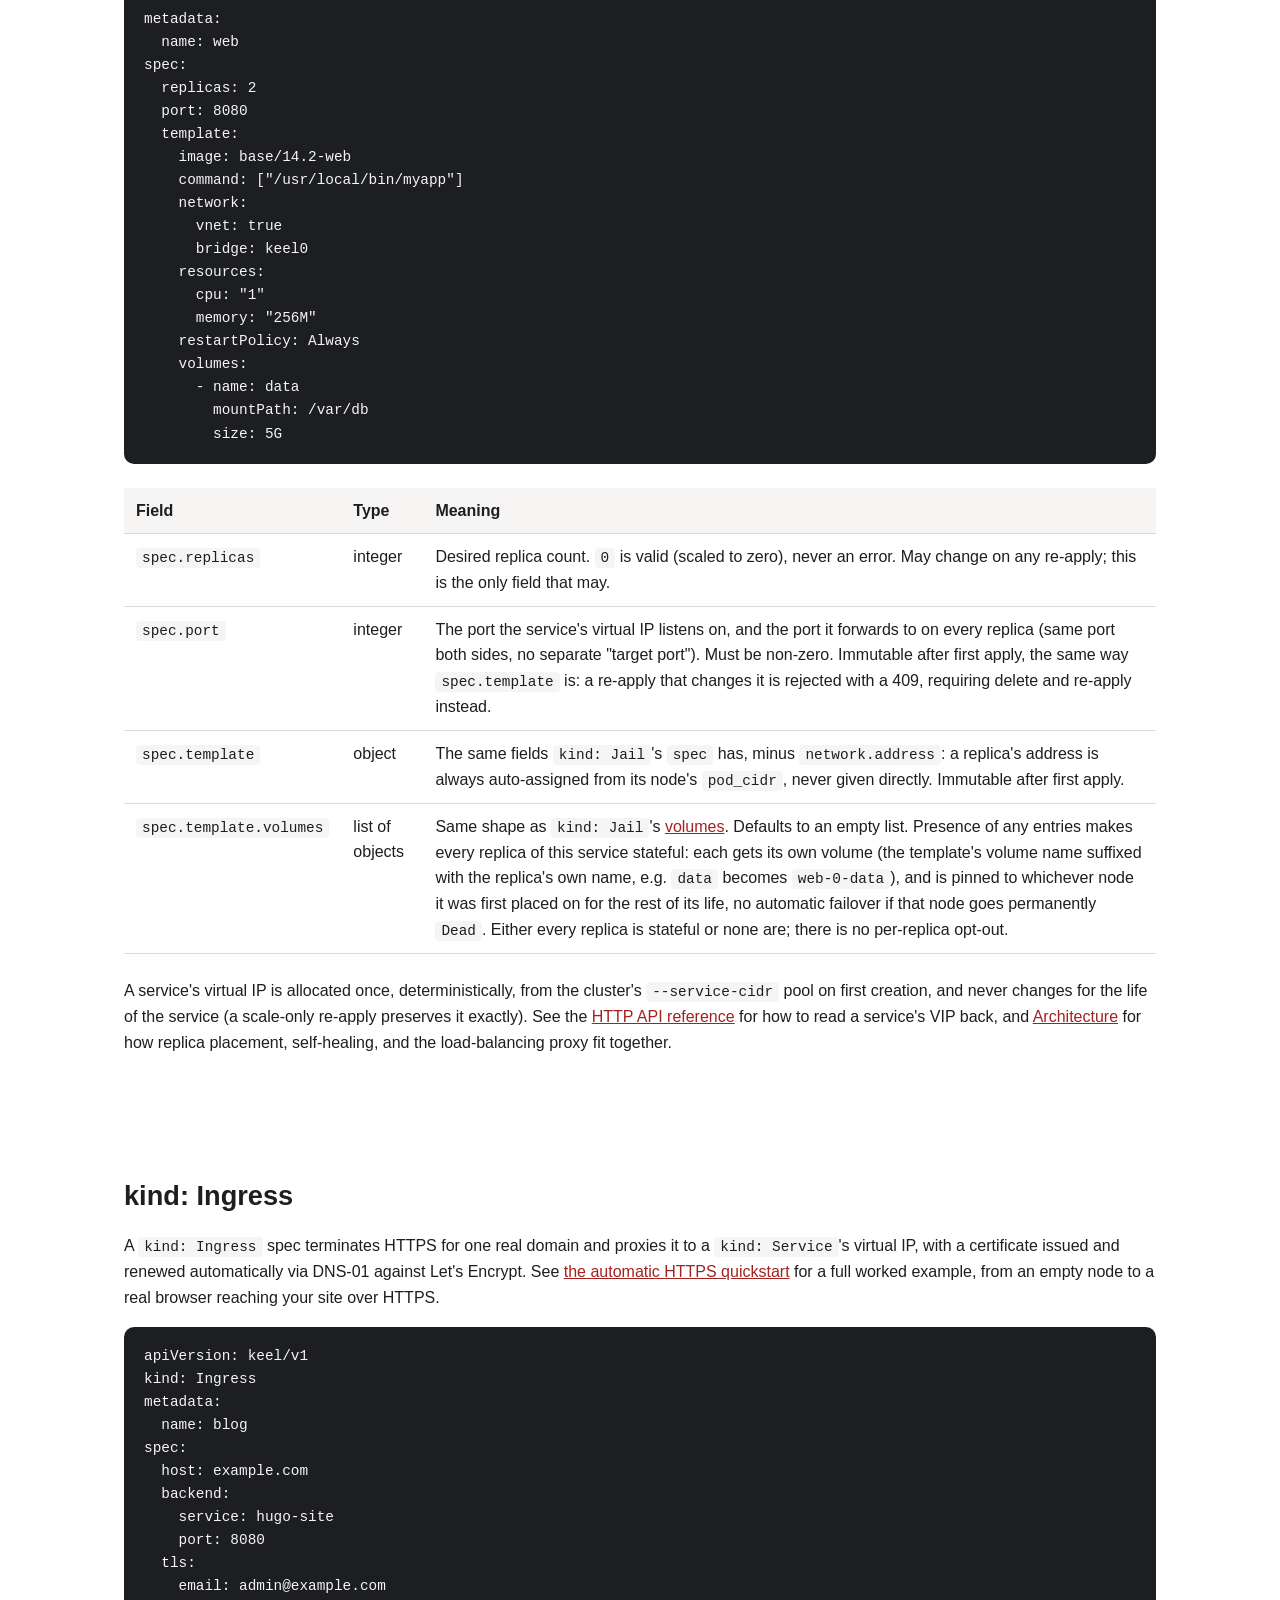
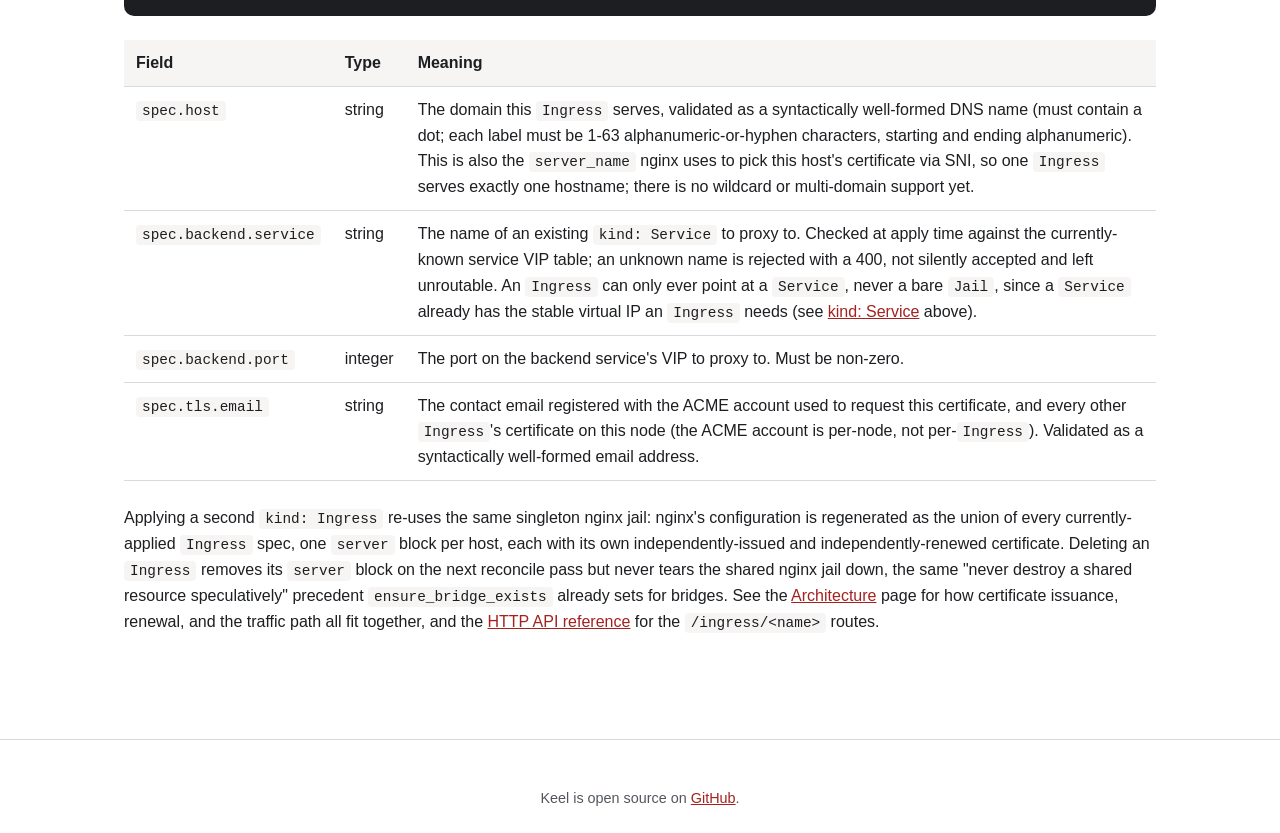
<file: site/docs/jailspec.html>
<!doctype html>
<html lang="en">
<head>
<meta charset="utf-8">
<meta name="viewport" content="width=device-width, initial-scale=1">
<title>JailSpec Reference · Keel Docs</title>
<link rel="icon" href="../assets/keel-logo.png">
<link rel="stylesheet" href="../assets/style.css">
</head>
<body>
<header class="site-header">
  <div class="container nav">
    <a class="brand" href="../index.html"><img src="../assets/keel-logo.png" alt="Keel logo" class="brand-logo">Keel</a>
    <nav class="nav-links">
      <a href="../why.html">Why</a>
      <div class="nav-dropdown">
        <a href="index.html">Docs</a>
        <div class="nav-dropdown-menu">
          <a href="architecture.html">Architecture</a>
          <a href="jailspec.html">JailSpec Reference</a>
          <a href="cli.html">CLI Reference</a>
          <a href="api.html">HTTP API Reference</a>
        </div>
      </div>
      <div class="nav-dropdown">
        <a href="../quickstart.html">Quickstart</a>
        <div class="nav-dropdown-menu">
          <a href="../quickstart.html">Static Website</a>
          <a href="../https-quickstart.html">Automatic HTTPS</a>
        </div>
      </div>
      <a href="../journey.html">Journey</a>
      <a class="nav-github" href="https://github.com/lebarondecharlus/keel" target="_blank" rel="noopener">GitHub &#8599;</a>
    </nav>
  </div>
</header>
<main>
  <section class="page-header">
    <div class="container">
      <h1>JailSpec reference</h1>
      <p class="lead">The YAML schemas for a single Keel jail (<code>kind: Jail</code>), a self-healing, load-balanced replica set (<code>kind: Service</code>), and automatic HTTPS for a real domain (<code>kind: Ingress</code>), all defined in <code>keel-spec</code>.</p>
    </div>
  </section>

  <section id="example">
    <div class="container">
      <h2>Example</h2>
      <pre>apiVersion: keel/v1
kind: Jail
metadata:
  name: web-1
spec:
  image: base/14.2-web
  command: ["/usr/local/bin/myapp"]
  network:
    vnet: true
    bridge: keel0
    address: 10.0.0.5/24
  resources:
    cpu: "2"
    memory: "512M"
  restartPolicy: Always</pre>
    </div>
  </section>

  <section id="fields">
    <div class="container">
      <h2>Fields</h2>
      <table>
        <thead><tr><th>Field</th><th>Type</th><th>Meaning</th></tr></thead>
        <tbody>
          <tr><td><code>apiVersion</code></td><td>string</td><td>Schema version, currently always <code>keel/v1</code>.</td></tr>
          <tr><td><code>kind</code></td><td>string</td><td>Resource kind, currently always <code>Jail</code>.</td></tr>
          <tr><td><code>metadata.name</code></td><td>string</td><td>The jail's spec name. Must pass Keel's name validation. Immutable: it identifies the jail for its whole lifetime; changing it means applying a new jail, not renaming this one. The real FreeBSD jail is named <code>keel-&lt;name&gt;</code>.</td></tr>
          <tr><td><code>spec.image</code></td><td>string</td><td>Which base ZFS dataset to clone the jail's root filesystem from. With the default pool <code>zroot</code>, <code>image: base/14.2-web</code> resolves to the dataset <code>zroot/keel/base/14.2-web</code>, which must already exist and be populated. Immutable after first apply; changing it means destroying and recreating the jail.</td></tr>
          <tr><td><code>spec.command</code></td><td>list of strings</td><td>The command (and its arguments) to run inside the jail.</td></tr>
          <tr><td><code>spec.network.vnet</code></td><td>boolean</td><td>Whether the jail gets its own VNET network stack, decided at jail creation. Unlike <code>spec.image</code> and <code>spec.network.address</code>, the reconciler does not reject a changed value on re-apply, but it also never re-creates an existing jail to apply it, so a running jail keeps whatever <code>vnet</code> setting it was created with.</td></tr>
          <tr><td><code>spec.network.bridge</code></td><td>string</td><td>The <code>bridge(4)</code> interface the jail's <code>epair(4)</code> pair attaches to.</td></tr>
          <tr><td><code>spec.network.address</code></td><td>string (CIDR)</td><td>The static address assigned to the jail's side of the <code>epair(4)</code> pair, e.g. <code>10.0.0.5/24</code>. Validated as a CIDR address. Immutable after first apply: attempting to change it on a re-apply is rejected with a 409.</td></tr>
          <tr><td><code>spec.resources.cpu</code></td><td>string</td><td>CPU limit, parsed into an <code>rctl(8)</code> <code>pcpu</code> percentage (e.g. <code>"2"</code> means 2 cores' worth).</td></tr>
          <tr><td><code>spec.resources.memory</code></td><td>string</td><td>Memory limit, parsed into bytes for <code>rctl(8)</code> (e.g. <code>"512M"</code>).</td></tr>
          <tr><td><code>spec.restartPolicy</code></td><td><code>Always</code> | <code>OnFailure</code> | <code>Never</code></td><td>Whether the reconciler restarts the jail's command after it exits, and under what conditions.</td></tr>
          <tr><td><code>spec.volumes</code></td><td>list of objects</td><td>Named persistent volumes; see <a href="#volumes">Volumes</a> below. Defaults to an empty list, so specs written before this field existed keep parsing unchanged. Immutable after first apply: changing the list on a re-apply is rejected with a 409, delete and re-apply instead.</td></tr>
        </tbody>
      </table>
      <p>Fields not listed as immutable above can change on a re-apply of the same <code>metadata.name</code>; the reconciler diffs the new spec against the running jail's state and reconciles the difference.</p>
    </div>
  </section>

  <section id="volumes">
    <div class="container">
      <h2>Volumes</h2>
      <p>Each entry in <code>spec.volumes</code> declares one named ZFS-backed directory whose dataset is created the first time a jail referencing it is provisioned, survives that jail being deleted, and is only ever destroyed by an explicit, separate <code>DELETE /volumes/&lt;name&gt;</code> (see the <a href="api.html#volumes">HTTP API reference</a>). Two jails referencing the same volume name on the same node share the same dataset; nothing coordinates concurrent writers, so single-writer is the only supported use today. A volume is single-node only, exactly the node the jail that first referenced it was scheduled onto; there is no cross-node volume movement yet. A <code>kind: Service</code>'s <code>template</code> can declare volumes too (see <a href="#service">below</a>), in which case every replica is pinned to its first-placement node for life rather than rescheduled on node failure, exactly to avoid attaching node-local data to something that could otherwise move without it.</p>
      <pre>spec:
  volumes:
    - name: web-data
      mountPath: /data
      size: 1G</pre>
      <table>
        <thead><tr><th>Field</th><th>Type</th><th>Meaning</th></tr></thead>
        <tbody>
          <tr><td><code>name</code></td><td>string</td><td>The volume's name, validated the same way a jail name is (it becomes a ZFS dataset path component: <code>{pool}/keel/volumes/{name}</code>). Must be unique within this jail's own <code>volumes</code> list.</td></tr>
          <tr><td><code>mountPath</code></td><td>string</td><td>Where the volume is mounted inside the jail's rootfs, e.g. <code>/data</code>.</td></tr>
          <tr><td><code>size</code></td><td>string</td><td>A hard ZFS quota for the volume's dataset, same K/M/G-suffix grammar as <code>spec.resources.memory</code> (e.g. <code>"1G"</code>). What happens when an application fills it (<code>ENOSPC</code> surfaced directly to the jailed process) is left entirely to ZFS's own enforcement, the same way <code>resources.cpu</code>/<code>memory</code> already rely on <code>rctl</code>'s.</td></tr>
        </tbody>
      </table>
    </div>
  </section>

  <section id="service">
    <div class="container">
      <h2>kind: Service</h2>
      <p>A <code>kind: Service</code> spec describes <code>N</code> interchangeable replicas of a jail template, spread across nodes, self-healed, and load-balanced behind one stable virtual IP. Applying one produces deterministically-named jails <code>&lt;name&gt;-0</code> through <code>&lt;name&gt;-{N-1}</code>; those replica names share the same flat namespace as plain <code>kind: Jail</code> jails, so a name already in use, by either kind, is rejected.</p>
      <pre>apiVersion: keel/v1
kind: Service
metadata:
  name: web
spec:
  replicas: 2
  port: 8080
  template:
    image: base/14.2-web
    command: ["/usr/local/bin/myapp"]
    network:
      vnet: true
      bridge: keel0
    resources:
      cpu: "1"
      memory: "256M"
    restartPolicy: Always
    volumes:
      - name: data
        mountPath: /var/db
        size: 5G</pre>
      <table>
        <thead><tr><th>Field</th><th>Type</th><th>Meaning</th></tr></thead>
        <tbody>
          <tr><td><code>spec.replicas</code></td><td>integer</td><td>Desired replica count. <code>0</code> is valid (scaled to zero), never an error. May change on any re-apply; this is the only field that may.</td></tr>
          <tr><td><code>spec.port</code></td><td>integer</td><td>The port the service's virtual IP listens on, and the port it forwards to on every replica (same port both sides, no separate "target port"). Must be non-zero. Immutable after first apply, the same way <code>spec.template</code> is: a re-apply that changes it is rejected with a 409, requiring delete and re-apply instead.</td></tr>
          <tr><td><code>spec.template</code></td><td>object</td><td>The same fields <code>kind: Jail</code>'s <code>spec</code> has, minus <code>network.address</code>: a replica's address is always auto-assigned from its node's <code>pod_cidr</code>, never given directly. Immutable after first apply.</td></tr>
          <tr><td><code>spec.template.volumes</code></td><td>list of objects</td><td>Same shape as <code>kind: Jail</code>'s <a href="#volumes">volumes</a>. Defaults to an empty list. Presence of any entries makes every replica of this service stateful: each gets its own volume (the template's volume name suffixed with the replica's own name, e.g. <code>data</code> becomes <code>web-0-data</code>), and is pinned to whichever node it was first placed on for the rest of its life, no automatic failover if that node goes permanently <code>Dead</code>. Either every replica is stateful or none are; there is no per-replica opt-out.</td></tr>
        </tbody>
      </table>
      <p>A service's virtual IP is allocated once, deterministically, from the cluster's <code>--service-cidr</code> pool on first creation, and never changes for the life of the service (a scale-only re-apply preserves it exactly). See the <a href="api.html#services">HTTP API reference</a> for how to read a service's VIP back, and <a href="architecture.html#services">Architecture</a> for how replica placement, self-healing, and the load-balancing proxy fit together.</p>
    </div>
  </section>

  <section id="ingress">
    <div class="container">
      <h2>kind: Ingress</h2>
      <p>A <code>kind: Ingress</code> spec terminates HTTPS for one real domain and proxies it to a <code>kind: Service</code>'s virtual IP, with a certificate issued and renewed automatically via DNS-01 against Let's Encrypt. See <a href="../https-quickstart.html">the automatic HTTPS quickstart</a> for a full worked example, from an empty node to a real browser reaching your site over HTTPS.</p>
      <pre>apiVersion: keel/v1
kind: Ingress
metadata:
  name: blog
spec:
  host: example.com
  backend:
    service: hugo-site
    port: 8080
  tls:
    email: admin@example.com</pre>
      <table>
        <thead><tr><th>Field</th><th>Type</th><th>Meaning</th></tr></thead>
        <tbody>
          <tr><td><code>spec.host</code></td><td>string</td><td>The domain this <code>Ingress</code> serves, validated as a syntactically well-formed DNS name (must contain a dot; each label must be 1-63 alphanumeric-or-hyphen characters, starting and ending alphanumeric). This is also the <code>server_name</code> nginx uses to pick this host's certificate via SNI, so one <code>Ingress</code> serves exactly one hostname; there is no wildcard or multi-domain support yet.</td></tr>
          <tr><td><code>spec.backend.service</code></td><td>string</td><td>The name of an existing <code>kind: Service</code> to proxy to. Checked at apply time against the currently-known service VIP table; an unknown name is rejected with a 400, not silently accepted and left unroutable. An <code>Ingress</code> can only ever point at a <code>Service</code>, never a bare <code>Jail</code>, since a <code>Service</code> already has the stable virtual IP an <code>Ingress</code> needs (see <a href="#service">kind: Service</a> above).</td></tr>
          <tr><td><code>spec.backend.port</code></td><td>integer</td><td>The port on the backend service's VIP to proxy to. Must be non-zero.</td></tr>
          <tr><td><code>spec.tls.email</code></td><td>string</td><td>The contact email registered with the ACME account used to request this certificate, and every other <code>Ingress</code>'s certificate on this node (the ACME account is per-node, not per-<code>Ingress</code>). Validated as a syntactically well-formed email address.</td></tr>
        </tbody>
      </table>
      <p>Applying a second <code>kind: Ingress</code> re-uses the same singleton nginx jail: nginx's configuration is regenerated as the union of every currently-applied <code>Ingress</code> spec, one <code>server</code> block per host, each with its own independently-issued and independently-renewed certificate. Deleting an <code>Ingress</code> removes its <code>server</code> block on the next reconcile pass but never tears the shared nginx jail down, the same "never destroy a shared resource speculatively" precedent <code>ensure_bridge_exists</code> already sets for bridges. See the <a href="architecture.html#ingress">Architecture</a> page for how certificate issuance, renewal, and the traffic path all fit together, and the <a href="api.html#ingress">HTTP API reference</a> for the <code>/ingress/&lt;name&gt;</code> routes.</p>
    </div>
  </section>
</main>
<footer class="site-footer">
  <div class="container">
    <p>Keel is open source on <a href="https://github.com/lebarondecharlus/keel" target="_blank" rel="noopener">GitHub</a>.</p>
  </div>
</footer>
</body>
</html>
</file>
<file: site/assets/style.css>
:root {
  --red-900: #6b1414;
  --red-700: #a3221f;
  --orange-500: #e08a3c;
  --slate-900: #1c1e21;
  --slate-600: #52565c;
  --slate-300: #d8dadd;
  --slate-100: #f6f5f4;
  --white: #ffffff;
  --radius: 10px;
  --shadow: 0 2px 10px rgba(28, 30, 33, 0.08);
  --max-width: 1080px;
}

* {
  box-sizing: border-box;
}

html,
body {
  margin: 0;
  padding: 0;
}

body {
  font-family: -apple-system, BlinkMacSystemFont, "Segoe UI", Roboto, Helvetica, Arial, sans-serif;
  color: var(--slate-900);
  background: var(--white);
  line-height: 1.6;
}

code,
pre {
  font-family: ui-monospace, SFMono-Regular, Menlo, Consolas, monospace;
}

a {
  color: var(--red-700);
}

.container {
  max-width: var(--max-width);
  margin: 0 auto;
  padding: 0 24px;
}

/* header / nav */
.site-header {
  border-bottom: 1px solid var(--slate-300);
  position: sticky;
  top: 0;
  background: rgba(255, 255, 255, 0.92);
  backdrop-filter: blur(6px);
  z-index: 10;
}

.nav {
  display: flex;
  align-items: center;
  justify-content: space-between;
  height: 64px;
}

.brand {
  display: flex;
  align-items: center;
  gap: 10px;
  font-weight: 700;
  font-size: 1.15rem;
  color: var(--red-700);
  text-decoration: none;
}

.brand-logo {
  height: 60px;
  width: auto;
}

.nav-links {
  display: flex;
  align-items: center;
  gap: 28px;
}

.nav-links a {
  color: var(--slate-900);
  text-decoration: none;
  font-weight: 500;
}

.nav-links a:hover {
  color: var(--red-700);
}

.nav-github {
  color: var(--red-700) !important;
}

.nav-dropdown {
  position: relative;
}

.nav-dropdown-menu {
  display: none;
  position: absolute;
  top: 100%;
  left: 0;
  background: var(--white);
  border: 1px solid var(--slate-300);
  border-radius: var(--radius);
  box-shadow: var(--shadow);
  padding: 8px;
  min-width: 200px;
}

.nav-dropdown:hover .nav-dropdown-menu,
.nav-dropdown:focus-within .nav-dropdown-menu {
  display: block;
}

.nav-dropdown-menu a {
  display: block;
  padding: 8px 10px;
  border-radius: 6px;
}

.nav-dropdown-menu a:hover {
  background: var(--slate-100);
}

/* hero */
.hero {
  padding: 80px 0 56px;
  text-align: center;
}

.hero-logo {
  height: 300px;
  margin-bottom: 24px;
}

.hero h1 {
  font-size: 2.6rem;
  margin: 0 0 12px;
}

.hero .tagline {
  font-size: 1.25rem;
  color: var(--slate-600);
  max-width: 640px;
  margin: 0 auto 32px;
}

.hero-ctas {
  display: flex;
  gap: 16px;
  justify-content: center;
  flex-wrap: wrap;
}

.btn {
  display: inline-block;
  padding: 12px 24px;
  border-radius: 8px;
  text-decoration: none;
  font-weight: 600;
}

.btn-primary {
  background: var(--red-700);
  color: var(--white);
}

.btn-primary:hover {
  background: var(--red-900);
}

.btn-secondary {
  background: var(--slate-100);
  color: var(--slate-900);
  border: 1px solid var(--slate-300);
}

.btn-secondary:hover {
  border-color: var(--red-700);
  color: var(--red-700);
}

/* status banner */
.status-banner {
  background: var(--slate-100);
  border: 1px solid var(--slate-300);
  border-radius: var(--radius);
  padding: 14px 20px;
  margin: 0 auto 48px;
  max-width: 720px;
  text-align: center;
  font-size: 0.95rem;
}

.status-banner strong {
  color: var(--red-700);
}

/* page header (non-home pages) */
.page-header {
  padding: 56px 0 24px;
}

.page-header h1 {
  font-size: 2.2rem;
  margin: 0 0 8px;
}

/* sections */
section {
  padding: 40px 0;
}

section h2 {
  font-size: 1.7rem;
  margin-bottom: 8px;
}

section p.lead {
  color: var(--slate-600);
  margin-top: 0;
  margin-bottom: 28px;
  max-width: 720px;
}

/* feature grid */
.card-grid {
  display: grid;
  grid-template-columns: repeat(2, 1fr);
  gap: 24px;
}

.card {
  background: var(--white);
  border: 1px solid var(--slate-300);
  border-radius: var(--radius);
  box-shadow: var(--shadow);
  padding: 24px;
}

.card h3 {
  margin-top: 0;
  color: var(--red-700);
}

.link-card-grid {
  display: grid;
  grid-template-columns: repeat(2, 1fr);
  gap: 20px;
}

.link-card {
  display: block;
  border: 1px solid var(--slate-300);
  border-radius: var(--radius);
  padding: 20px;
  text-decoration: none;
  color: inherit;
  box-shadow: var(--shadow);
}

.link-card:hover {
  border-color: var(--red-700);
}

.link-card h3 {
  color: var(--red-700);
  margin: 0 0 8px;
}

.link-card p {
  margin: 0;
  color: var(--slate-600);
}

/* feature list (why.html) */
ul.feature-list {
  padding-left: 20px;
}

ul.feature-list li {
  margin-bottom: 16px;
}

/* tables */
table {
  width: 100%;
  border-collapse: collapse;
  margin: 24px 0;
}

th,
td {
  text-align: left;
  padding: 10px 12px;
  border-bottom: 1px solid var(--slate-300);
  vertical-align: top;
}

th {
  background: var(--slate-100);
}

/* code blocks */
pre {
  background: var(--slate-900);
  color: var(--slate-100);
  padding: 18px 20px;
  border-radius: var(--radius);
  overflow-x: auto;
  font-size: 0.9rem;
}

p code,
li code,
td code,
th code {
  background: var(--slate-100);
  padding: 2px 6px;
  border-radius: 4px;
  font-size: 0.9em;
}

/* milestone / timeline (journey page) */
.milestone {
  border-left: 3px solid var(--orange-500);
  padding-left: 24px;
  margin-bottom: 40px;
}

.milestone h3 {
  color: var(--red-700);
  margin-bottom: 4px;
}

.milestone .badge {
  display: inline-block;
  background: var(--slate-100);
  border-radius: 999px;
  padding: 2px 10px;
  font-size: 0.8rem;
  color: var(--slate-600);
  margin-left: 8px;
  font-weight: normal;
}

footer.site-footer {
  border-top: 1px solid var(--slate-300);
  padding: 32px 0;
  margin-top: 48px;
  text-align: center;
  color: var(--slate-600);
  font-size: 0.9rem;
}

/* responsive */
@media (max-width: 720px) {
  .nav-links {
    gap: 16px;
    font-size: 0.9rem;
  }
  .brand-logo {
    height: 26px;
  }
  .card-grid,
  .link-card-grid {
    grid-template-columns: 1fr;
  }
  .hero h1 {
    font-size: 2rem;
  }
}
</file>
